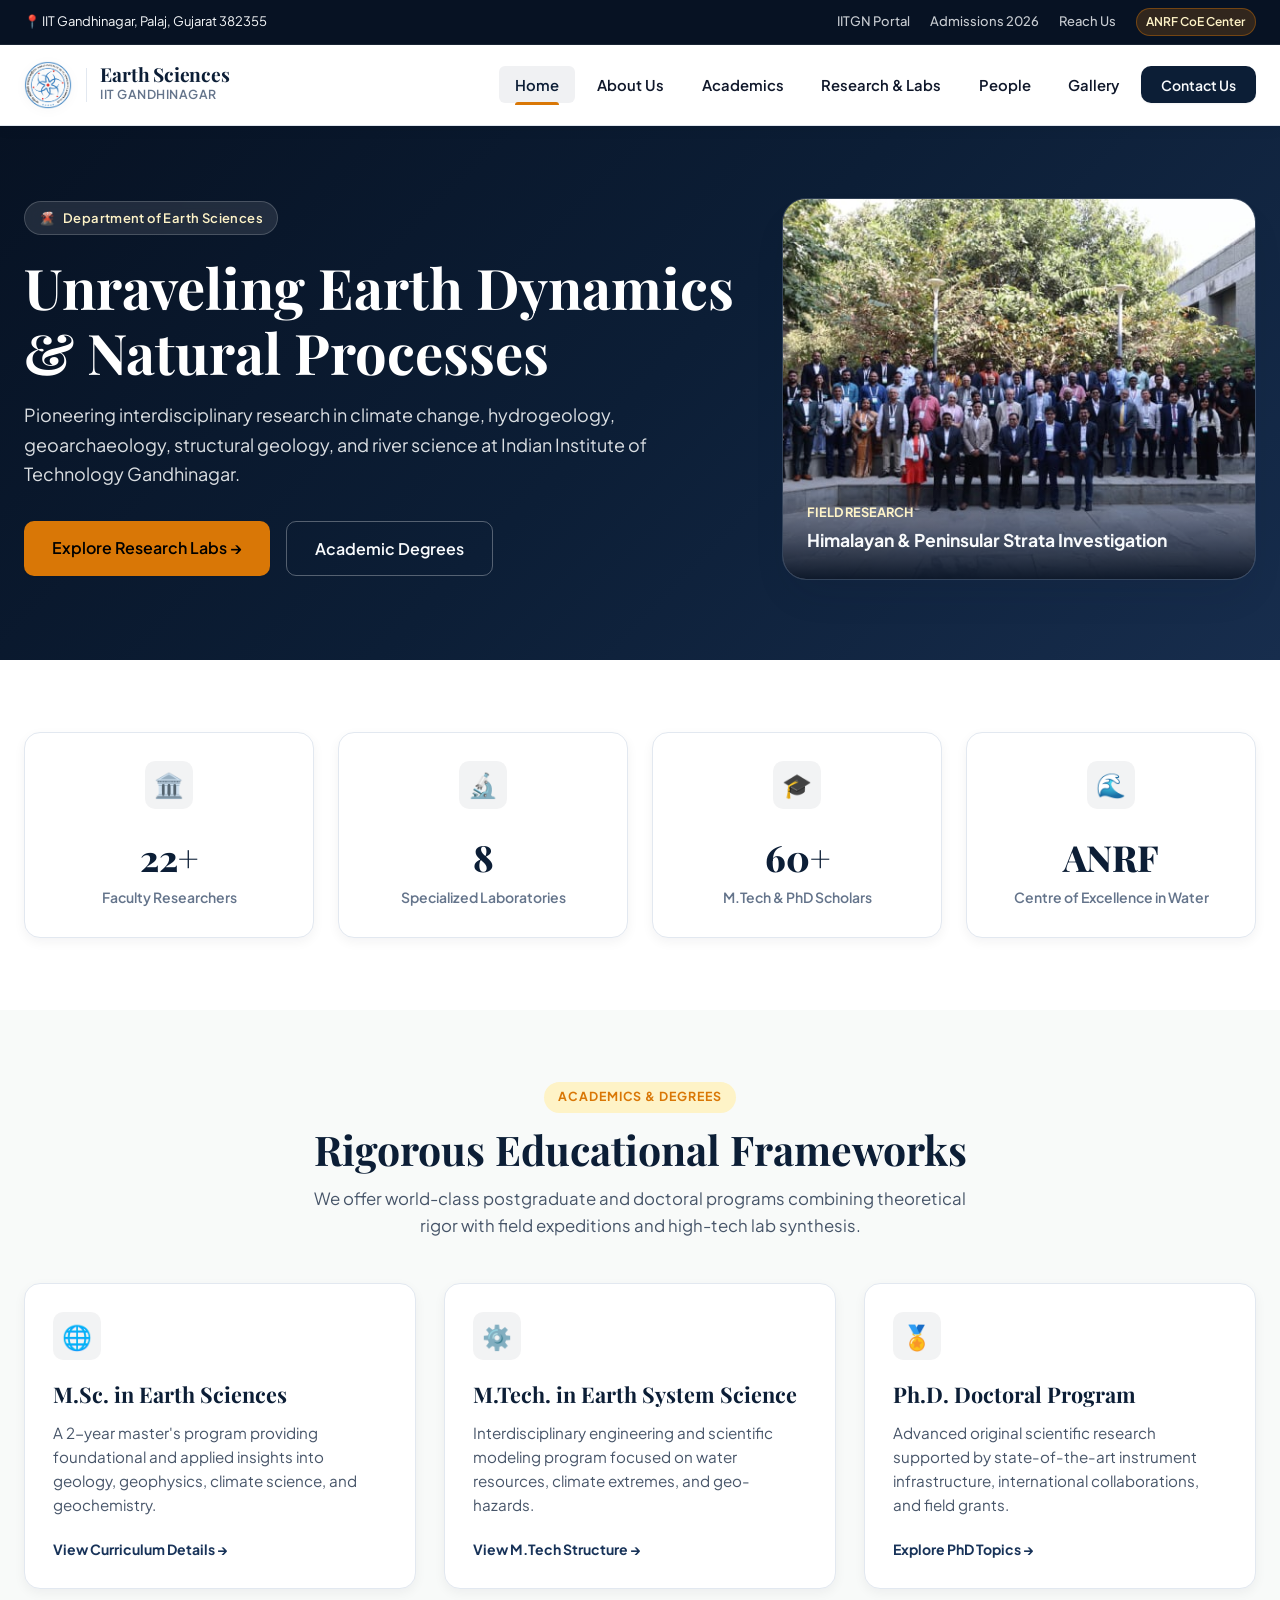
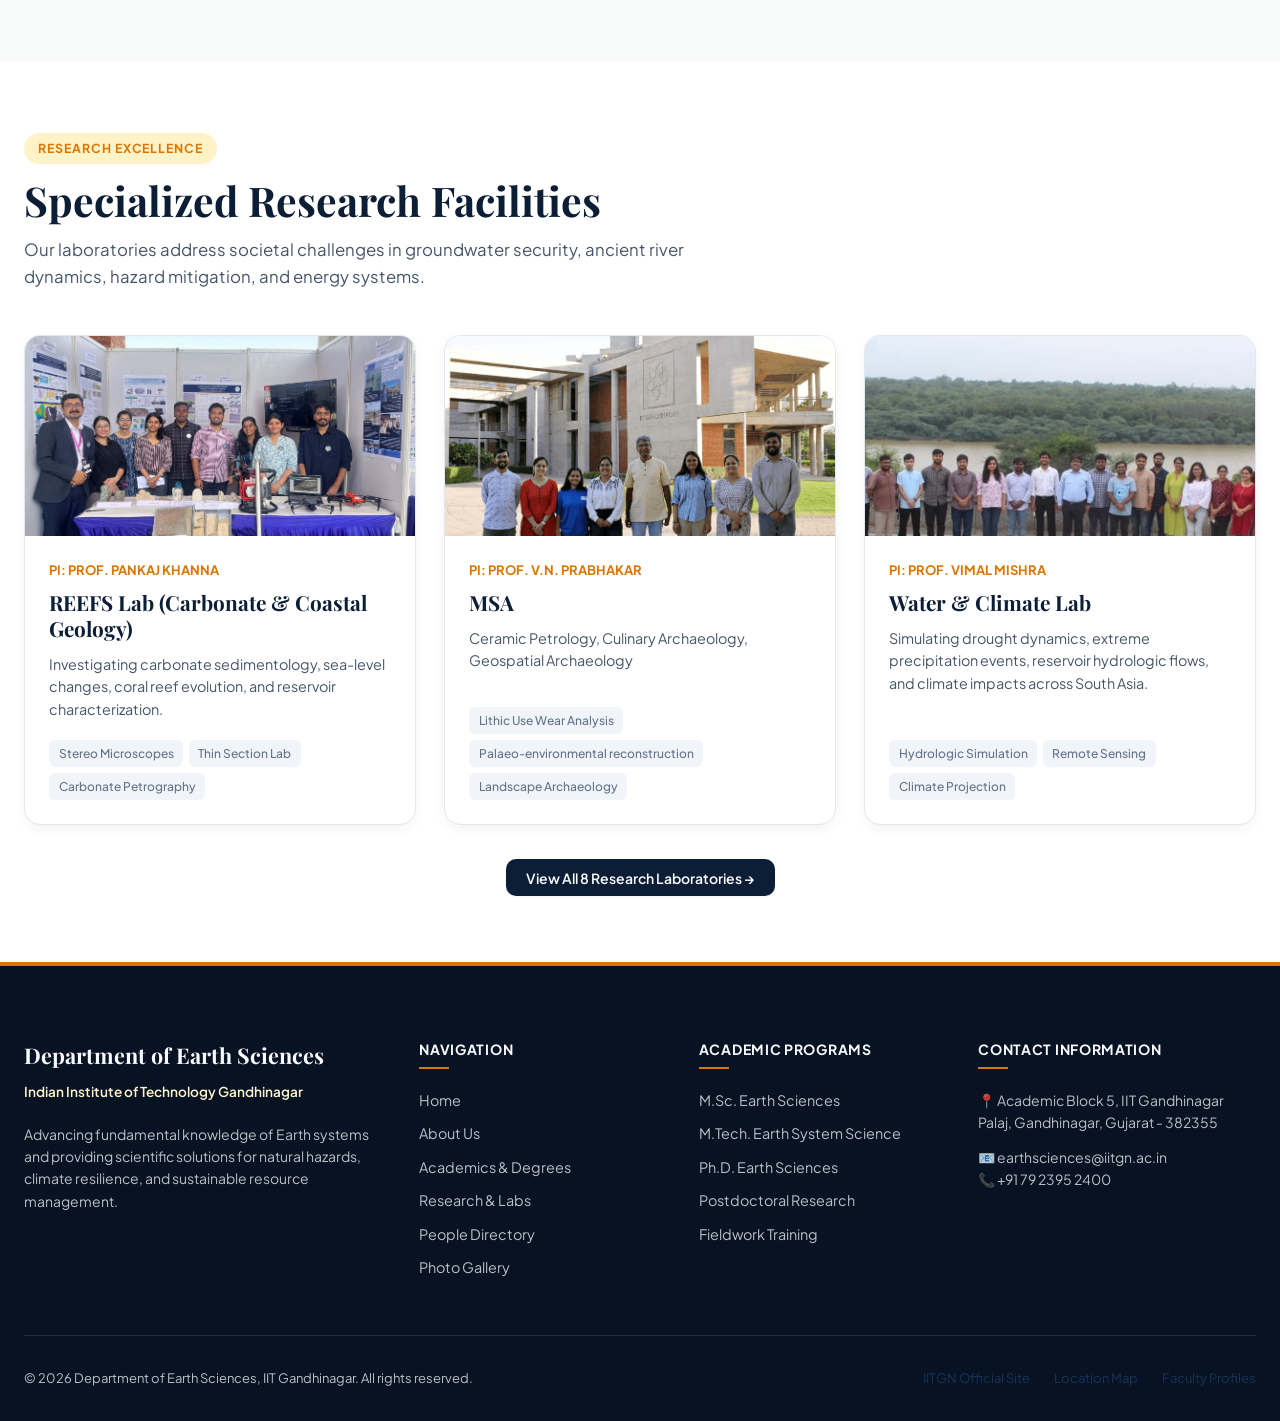
<file: index.html>
<!DOCTYPE html>
<html lang="en">

<head>
  <meta charset="UTF-8">
  <meta name="viewport" content="width=device-width, initial-scale=1.0">
  <title>Department of Earth Sciences | IIT Gandhinagar</title>
  <meta name="description"
    content="Department of Earth Sciences at IIT Gandhinagar — Advancing planetary health, geological research, water security, and geoarchaeology.">
  <link rel="stylesheet" href="styles.css">
</head>

<body>

  <!-- Top Utility Bar -->
  <div class="top-bar">
    <div class="container">
      <div style="display: flex; gap: 1rem; align-items: center;">
        <span>📍 IIT Gandhinagar, Palaj, Gujarat 382355</span>
      </div>
      <div class="top-bar-links">
        <a href="https://iitgn.ac.in" target="_blank">IITGN Portal</a>
        <a href="academics.html">Admissions 2026</a>
        <a href="contact.html">Reach Us</a>
        <span class="top-bar-badge">ANRF CoE Center</span>
      </div>
    </div>
  </div>

  <!-- Institutional Site Header -->
  <header class="site-header">
    <div class="container nav-wrapper">
      <a href="index.html" class="brand-identity">
        <img src="assets/iitgnlogo-emblem.png" alt="IIT Gandhinagar Emblem" class="brand-logo-img">
        <div class="brand-divider"></div>
        <div class="brand-titles">
          <span class="brand-dept">Earth Sciences</span>
          <span class="brand-inst">IIT Gandhinagar</span>
        </div>
      </a>
      <nav class="main-nav">
        <ul>
          <li><a href="index.html" class="nav-link active">Home</a></li>
          <li><a href="about.html" class="nav-link">About Us</a></li>
          <li class="has-dropdown">
            <a href="academics.html" class="nav-link">Academics</a>
            <div class="nav-dropdown">
              <a href="academics.html#msc">M.Sc. Earth Sciences</a>
              <a href="academics.html#mtech-program">M.Tech. Earth System Science</a>
              <a href="academics.html#phd-program">Ph.D. Earth Sciences</a>
              <a href="academics.html#fieldwork">Fieldwork Training</a>
            </div>
          </li>
          <li class="has-dropdown">
            <a href="research.html" class="nav-link">Research &amp; Labs</a>
            <div class="nav-dropdown">
              <a href="research.html#labs">Research Labs</a>
              <a href="research.html#equipments">Equipment Inventory</a>
              <a href="research.html#software">Software Inventory</a>
              <a href="research.html#cif">Central Instrumentation Facility</a>
              <a href="research.html#centres">Research Centres</a>
            </div>
          </li>
          <li class="has-dropdown">
            <a href="people.html" class="nav-link">People</a>
            <div class="nav-dropdown">
              <a href="people.html?filter=faculty">Faculty</a>
              <a href="people.html?filter=mtech">M.Tech Students</a>
              <a href="people.html?filter=phd">PhD Scholars</a>
              <a href="people.html?filter=pdf">Postdoctoral Fellows</a>
              <a href="people.html?filter=alumni">Alumni</a>
              <a href="people.html?filter=staff">Staff</a>
            </div>
          </li>
          <li><a href="gallery.html" class="nav-link">Gallery</a></li>
          <li><a href="contact.html" class="nav-cta-btn">Contact Us</a></li>
        </ul>
      </nav>
    </div>
  </header>

  <!-- Home Hero Section -->
  <section class="home-hero">
    <div class="container home-hero-grid">
      <div>
        <div class="hero-badge">
          <span>🌋</span> Department of Earth Sciences
        </div>
        <h1 class="hero-title">
          Unraveling Earth Dynamics & Natural Processes
        </h1>
        <p class="hero-subtitle">
          Pioneering interdisciplinary research in climate change, hydrogeology, geoarchaeology, structural geology, and
          river science at Indian Institute of Technology Gandhinagar.
        </p>
        <div style="display: flex; gap: 1rem; margin-top: 2rem;">
          <a href="research.html" class="nav-cta-btn"
            style="background-color: var(--accent-gold); color: #000 !important; font-size: 1rem; padding: 0.85rem 1.75rem;">Explore
            Research Labs →</a>
          <a href="academics.html"
            style="color: var(--text-light); border: 1px solid rgba(255,255,255,0.3); padding: 0.85rem 1.75rem; border-radius: var(--radius-md); font-weight: 600; font-size: 1rem;">Academic
            Degrees</a>
        </div>
      </div>
      <div class="home-hero-card">
        <img src="assets/whatsapp20image202025-02-2520at202.25.2220pm-596x397.jpg" alt="IITGN Geological Fieldwork" class="home-hero-img">
        <div class="home-hero-overlay">
          <div style="font-size: 0.8rem; font-weight: 700; color: var(--accent-gold-light); text-transform: uppercase;">
            Field Research</div>
          <div style="font-weight: 700; font-size: 1.1rem; margin-top: 0.25rem;">Himalayan & Peninsular Strata
            Investigation</div>
        </div>
      </div>
    </div>
  </section>

  <!-- Department Highlights & Key Statistics -->
  <section class="site-section bg-surface">
    <div class="container">
      <div class="card-grid-4">
        <div class="inst-card text-center" style="align-items: center;">
          <div class="inst-card-icon">🏛️</div>
          <div
            style="font-family: var(--font-serif); font-size: 2.25rem; font-weight: 800; color: var(--primary-navy);">
            22+</div>
          <div style="font-size: 0.875rem; color: var(--text-muted); font-weight: 600;">Faculty Researchers</div>
        </div>

        <div class="inst-card text-center" style="align-items: center;">
          <div class="inst-card-icon">🔬</div>
          <div
            style="font-family: var(--font-serif); font-size: 2.25rem; font-weight: 800; color: var(--primary-navy);">8
          </div>
          <div style="font-size: 0.875rem; color: var(--text-muted); font-weight: 600;">Specialized Laboratories</div>
        </div>

        <div class="inst-card text-center" style="align-items: center;">
          <div class="inst-card-icon">🎓</div>
          <div
            style="font-family: var(--font-serif); font-size: 2.25rem; font-weight: 800; color: var(--primary-navy);">
            60+</div>
          <div style="font-size: 0.875rem; color: var(--text-muted); font-weight: 600;">M.Tech & PhD Scholars</div>
        </div>

        <div class="inst-card text-center" style="align-items: center;">
          <div class="inst-card-icon">🌊</div>
          <div
            style="font-family: var(--font-serif); font-size: 2.25rem; font-weight: 800; color: var(--primary-navy);">
            ANRF</div>
          <div style="font-size: 0.875rem; color: var(--text-muted); font-weight: 600;">Centre of Excellence in Water
          </div>
        </div>
      </div>
    </div>
  </section>

  <!-- Core Academic Programs Overview -->
  <section class="site-section">
    <div class="container">
      <div class="section-header text-center">
        <span class="section-pill">Academics & Degrees</span>
        <h2 class="section-title">Rigorous Educational Frameworks</h2>
        <p class="section-subtitle">We offer world-class postgraduate and doctoral programs combining theoretical rigor
          with field expeditions and high-tech lab synthesis.</p>
      </div>

      <div class="card-grid-3">
        <div class="inst-card">
          <div class="inst-card-icon">🌐</div>
          <h3 class="inst-card-title">M.Sc. in Earth Sciences</h3>
          <p class="inst-card-desc">A 2-year master's program providing foundational and applied insights into geology,
            geophysics, climate science, and geochemistry.</p>
          <a href="academics.html" class="inst-card-link">View Curriculum Details →</a>
        </div>

        <div class="inst-card">
          <div class="inst-card-icon">⚙️</div>
          <h3 class="inst-card-title">M.Tech. in Earth System Science</h3>
          <p class="inst-card-desc">Interdisciplinary engineering and scientific modeling program focused on water
            resources, climate extremes, and geo-hazards.</p>
          <a href="academics.html" class="inst-card-link">View M.Tech Structure →</a>
        </div>

        <div class="inst-card">
          <div class="inst-card-icon">🏅</div>
          <h3 class="inst-card-title">Ph.D. Doctoral Program</h3>
          <p class="inst-card-desc">Advanced original scientific research supported by state-of-the-art instrument
            infrastructure, international collaborations, and field grants.</p>
          <a href="academics.html" class="inst-card-link">Explore PhD Topics →</a>
        </div>
      </div>
    </div>
  </section>

  <!-- Research Thrusts & Laboratories Preview -->
  <section class="site-section bg-surface">
    <div class="container">
      <div class="section-header">
        <span class="section-pill">Research Excellence</span>
        <h2 class="section-title">Specialized Research Facilities</h2>
        <p class="section-subtitle">Our laboratories address societal challenges in groundwater security, ancient river
          dynamics, hazard mitigation, and energy systems.</p>
      </div>

      <div class="card-grid-3">
        <div class="lab-card">
          <img src="assets/REEFS.jpg" alt="REEFS Laboratory" class="lab-card-img">
          <div class="lab-card-body">
            <div class="lab-card-pi">PI: Prof. Pankaj Khanna</div>
            <h3 class="lab-card-title">REEFS Lab (Carbonate & Coastal Geology)</h3>
            <p class="lab-card-desc">Investigating carbonate sedimentology, sea-level changes, coral reef evolution, and
              reservoir characterization.</p>
            <div class="lab-equipment-tags">
              <span class="lab-tag">Stereo Microscopes</span>
              <span class="lab-tag">Thin Section Lab</span>
              <span class="lab-tag">Carbonate Petrography</span>
            </div>
          </div>
        </div>

        <div class="lab-card">
          <img src="assets/MSA.png" alt="Geoarchaeology Facility" class="lab-card-img">
          <div class="lab-card-body">
            <div class="lab-card-pi">PI: Prof. V.N. Prabhakar</div>
            <h3 class="lab-card-title">MSA</h3>
            <p class="lab-card-desc">Ceramic Petrology, Culinary Archaeology, Geospatial Archaeology</p>
            <div class="lab-equipment-tags">
              <span class="lab-tag">Lithic Use Wear Analysis</span>
              <span class="lab-tag">Palaeo-environmental reconstruction</span>
              <span class="lab-tag">Landscape Archaeology</span>
            </div>
          </div>
        </div>

        <div class="lab-card">
          <img src="assets/waterclimatelab.jpeg" alt="Hydro-Climate Research" class="lab-card-img">
          <div class="lab-card-body">
            <div class="lab-card-pi">PI: Prof. Vimal Mishra</div>
            <h3 class="lab-card-title">Water & Climate Lab</h3>
            <p class="lab-card-desc">Simulating drought dynamics, extreme precipitation events, reservoir hydrologic
              flows, and climate impacts across South Asia.</p>
            <div class="lab-equipment-tags">
              <span class="lab-tag">Hydrologic Simulation</span>
              <span class="lab-tag">Remote Sensing</span>
              <span class="lab-tag">Climate Projection</span>
            </div>
          </div>
        </div>
      </div>

      <div style="text-align: center; margin-top: 2.5rem;">
        <a href="research.html" class="nav-cta-btn">View All 8 Research Laboratories →</a>
      </div>
    </div>
  </section>

  <!-- Institutional Site Footer -->
  <footer class="site-footer">
    <div class="container">
      <div class="footer-grid">
        <div>
          <div class="footer-brand-title">Department of Earth Sciences</div>
          <div class="footer-brand-subtitle">Indian Institute of Technology Gandhinagar</div>
          <p style="line-height: 1.6; font-size: 0.875rem;">
            Advancing fundamental knowledge of Earth systems and providing scientific solutions for natural hazards,
            climate resilience, and sustainable resource management.
          </p>
        </div>

        <div>
          <h4 class="footer-col-title">Navigation</h4>
          <ul class="footer-links">
            <li><a href="index.html">Home</a></li>
            <li><a href="about.html">About Us</a></li>
            <li><a href="academics.html">Academics & Degrees</a></li>
            <li><a href="research.html">Research & Labs</a></li>
            <li><a href="people.html">People Directory</a></li>
            <li><a href="gallery.html">Photo Gallery</a></li>
          </ul>
        </div>

        <div>
          <h4 class="footer-col-title">Academic Programs</h4>
          <ul class="footer-links">
            <li><a href="academics.html">M.Sc. Earth Sciences</a></li>
            <li><a href="academics.html">M.Tech. Earth System Science</a></li>
            <li><a href="academics.html">Ph.D. Earth Sciences</a></li>
            <li><a href="academics.html">Postdoctoral Research</a></li>
            <li><a href="academics.html">Fieldwork Training</a></li>
          </ul>
        </div>

        <div>
          <h4 class="footer-col-title">Contact Information</h4>
          <p style="line-height: 1.6; font-size: 0.875rem; margin-bottom: 0.75rem;">
            📍 Academic Block 5, IIT Gandhinagar<br>
            Palaj, Gandhinagar, Gujarat - 382355
          </p>
          <p style="line-height: 1.6; font-size: 0.875rem;">
            📧 earthsciences@iitgn.ac.in<br>
            📞 +91 79 2395 2400
          </p>
        </div>
      </div>

      <div class="footer-bottom">
        <div>© 2026 Department of Earth Sciences, IIT Gandhinagar. All rights reserved.</div>
        <div style="display: flex; gap: 1.5rem;">
          <a href="https://iitgn.ac.in" target="_blank">IITGN Official Site</a>
          <a href="contact.html">Location Map</a>
          <a href="people.html">Faculty Profiles</a>
        </div>
      </div>
    </div>
  </footer>

  <script src="script.js"></script>
</body>

</html>
</file>
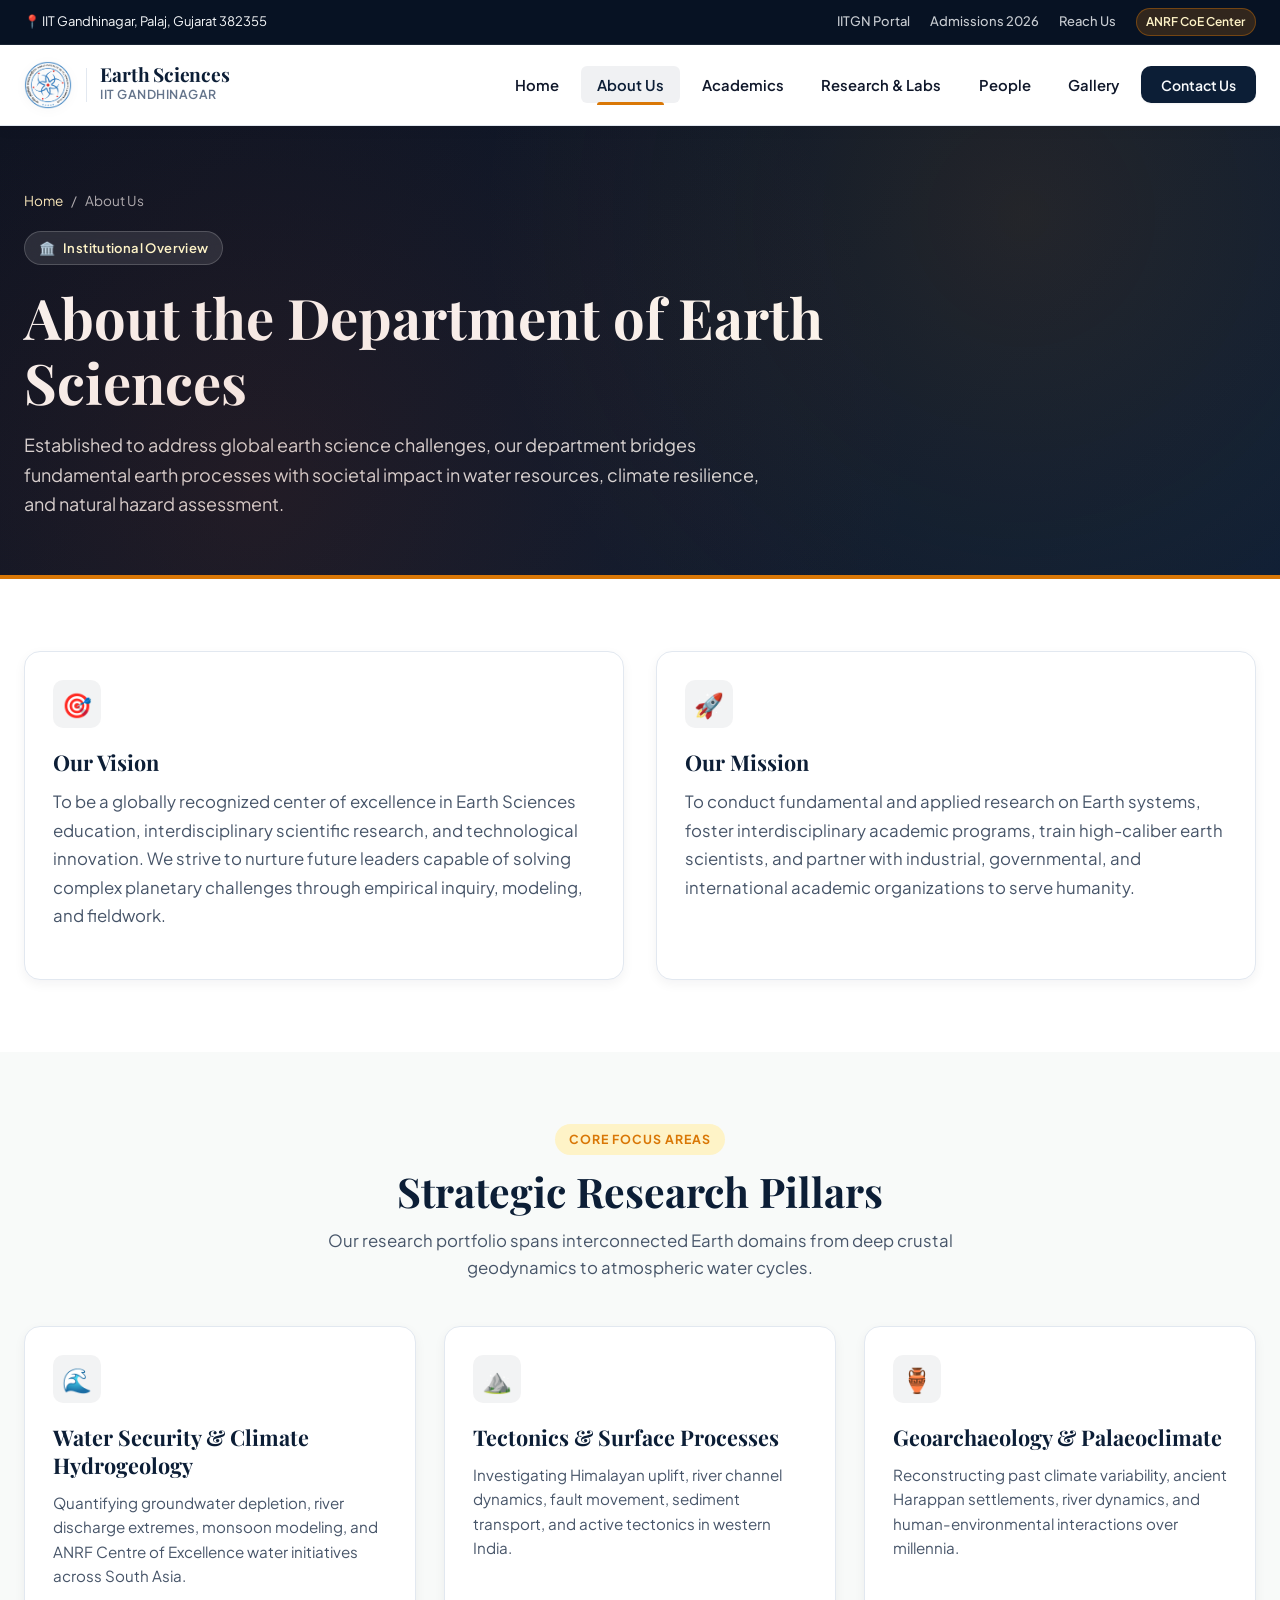
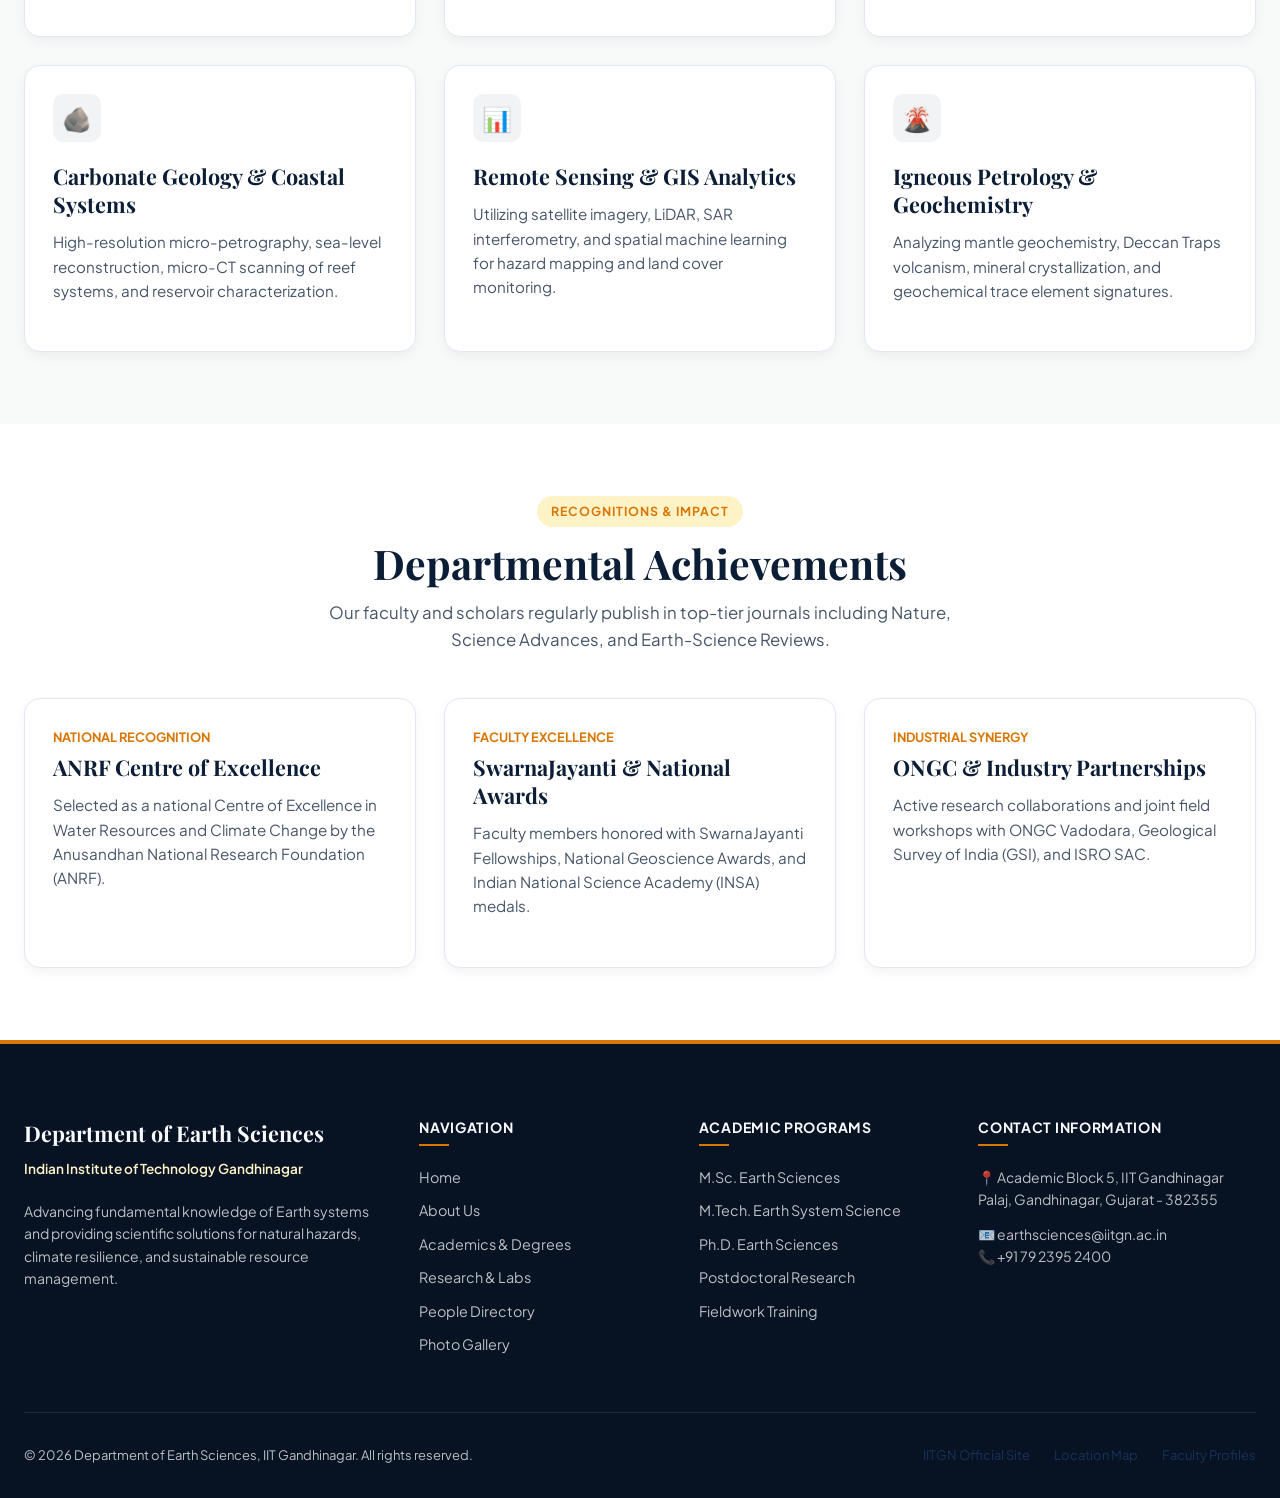
<file: about.html>
<!DOCTYPE html>
<html lang="en">
<head>
  <meta charset="UTF-8">
  <meta name="viewport" content="width=device-width, initial-scale=1.0">
  <title>About Department | Earth Sciences | IIT Gandhinagar</title>
  <meta name="description" content="Learn about the Department of Earth Sciences at IIT Gandhinagar — history, vision, research objectives, and achievements.">
  <link rel="stylesheet" href="styles.css">
</head>
<body>

  <!-- Top Utility Bar -->
  <div class="top-bar">
    <div class="container">
      <div style="display: flex; gap: 1rem; align-items: center;">
        <span>📍 IIT Gandhinagar, Palaj, Gujarat 382355</span>
      </div>
      <div class="top-bar-links">
        <a href="https://iitgn.ac.in" target="_blank">IITGN Portal</a>
        <a href="academics.html">Admissions 2026</a>
        <a href="contact.html">Reach Us</a>
        <span class="top-bar-badge">ANRF CoE Center</span>
      </div>
    </div>
  </div>

  <!-- Institutional Site Header -->
  <header class="site-header">
    <div class="container nav-wrapper">
      <a href="index.html" class="brand-identity">
        <img src="assets/iitgnlogo-emblem.png" alt="IIT Gandhinagar Emblem" class="brand-logo-img">
        <div class="brand-divider"></div>
        <div class="brand-titles">
          <span class="brand-dept">Earth Sciences</span>
          <span class="brand-inst">IIT Gandhinagar</span>
        </div>
      </a>
      <nav class="main-nav">
        <ul>
          <li><a href="index.html" class="nav-link">Home</a></li>
          <li><a href="about.html" class="nav-link active">About Us</a></li>
          <li class="has-dropdown">
            <a href="academics.html" class="nav-link">Academics</a>
            <div class="nav-dropdown">
              <a href="academics.html#msc">M.Sc. Earth Sciences</a>
              <a href="academics.html#mtech-program">M.Tech. Earth System Science</a>
              <a href="academics.html#phd-program">Ph.D. Earth Sciences</a>
              <a href="academics.html#fieldwork">Fieldwork Training</a>
            </div>
          </li>
          <li class="has-dropdown">
            <a href="research.html" class="nav-link">Research &amp; Labs</a>
            <div class="nav-dropdown">
              <a href="research.html#labs">Research Labs</a>
              <a href="research.html#equipments">Equipment Inventory</a>
              <a href="research.html#software">Software Inventory</a>
              <a href="research.html#cif">Central Instrumentation Facility</a>
              <a href="research.html#centres">Research Centres</a>
            </div>
          </li>
          <li class="has-dropdown">
            <a href="people.html" class="nav-link">People</a>
            <div class="nav-dropdown">
              <a href="people.html?filter=faculty">Faculty</a>
              <a href="people.html?filter=mtech">M.Tech Students</a>
              <a href="people.html?filter=phd">PhD Scholars</a>
              <a href="people.html?filter=pdf">Postdoctoral Fellows</a>
              <a href="people.html?filter=alumni">Alumni</a>
              <a href="people.html?filter=staff">Staff</a>
            </div>
          </li>
          <li><a href="gallery.html" class="nav-link">Gallery</a></li>
          <li><a href="contact.html" class="nav-cta-btn">Contact Us</a></li>
        </ul>
      </nav>
    </div>
  </header>

  <!-- Page Hero Banner Template -->
  <section class="page-hero">
    <div class="container">
      <div class="hero-breadcrumbs">
        <a href="index.html">Home</a>
        <span>/</span>
        <span>About Us</span>
      </div>
      <div class="hero-badge">
        <span>🏛️</span> Institutional Overview
      </div>
      <h1 class="hero-title">About the Department of Earth Sciences</h1>
      <p class="hero-subtitle">
        Established to address global earth science challenges, our department bridges fundamental earth processes with societal impact in water resources, climate resilience, and natural hazard assessment.
      </p>
    </div>
  </section>

  <!-- Department Vision & Mission Section -->
  <section class="site-section bg-surface">
    <div class="container">
      <div class="card-grid-2">
        <div class="inst-card">
          <div class="inst-card-icon">🎯</div>
          <h2 class="inst-card-title">Our Vision</h2>
          <p class="inst-card-desc" style="font-size: 1.05rem; line-height: 1.7;">
            To be a globally recognized center of excellence in Earth Sciences education, interdisciplinary scientific research, and technological innovation. We strive to nurture future leaders capable of solving complex planetary challenges through empirical inquiry, modeling, and fieldwork.
          </p>
        </div>

        <div class="inst-card">
          <div class="inst-card-icon">🚀</div>
          <h2 class="inst-card-title">Our Mission</h2>
          <p class="inst-card-desc" style="font-size: 1.05rem; line-height: 1.7;">
            To conduct fundamental and applied research on Earth systems, foster interdisciplinary academic programs, train high-caliber earth scientists, and partner with industrial, governmental, and international academic organizations to serve humanity.
          </p>
        </div>
      </div>
    </div>
  </section>

  <!-- Key Pillars & Strategic Objectives -->
  <section class="site-section">
    <div class="container">
      <div class="section-header text-center">
        <span class="section-pill">Core Focus Areas</span>
        <h2 class="section-title">Strategic Research Pillars</h2>
        <p class="section-subtitle">Our research portfolio spans interconnected Earth domains from deep crustal geodynamics to atmospheric water cycles.</p>
      </div>

      <div class="card-grid-3">
        <div class="inst-card">
          <div class="inst-card-icon">🌊</div>
          <h3 class="inst-card-title">Water Security & Climate Hydrogeology</h3>
          <p class="inst-card-desc">Quantifying groundwater depletion, river discharge extremes, monsoon modeling, and ANRF Centre of Excellence water initiatives across South Asia.</p>
        </div>

        <div class="inst-card">
          <div class="inst-card-icon">⛰️</div>
          <h3 class="inst-card-title">Tectonics & Surface Processes</h3>
          <p class="inst-card-desc">Investigating Himalayan uplift, river channel dynamics, fault movement, sediment transport, and active tectonics in western India.</p>
        </div>

        <div class="inst-card">
          <div class="inst-card-icon">🏺</div>
          <h3 class="inst-card-title">Geoarchaeology & Palaeoclimate</h3>
          <p class="inst-card-desc">Reconstructing past climate variability, ancient Harappan settlements, river dynamics, and human-environmental interactions over millennia.</p>
        </div>

        <div class="inst-card">
          <div class="inst-card-icon">🪨</div>
          <h3 class="inst-card-title">Carbonate Geology & Coastal Systems</h3>
          <p class="inst-card-desc">High-resolution micro-petrography, sea-level reconstruction, micro-CT scanning of reef systems, and reservoir characterization.</p>
        </div>

        <div class="inst-card">
          <div class="inst-card-icon">📊</div>
          <h3 class="inst-card-title">Remote Sensing & GIS Analytics</h3>
          <p class="inst-card-desc">Utilizing satellite imagery, LiDAR, SAR interferometry, and spatial machine learning for hazard mapping and land cover monitoring.</p>
        </div>

        <div class="inst-card">
          <div class="inst-card-icon">🌋</div>
          <h3 class="inst-card-title">Igneous Petrology & Geochemistry</h3>
          <p class="inst-card-desc">Analyzing mantle geochemistry, Deccan Traps volcanism, mineral crystallization, and geochemical trace element signatures.</p>
        </div>
      </div>
    </div>
  </section>

  <!-- Departmental Achievements -->
  <section class="site-section bg-surface">
    <div class="container">
      <div class="section-header text-center">
        <span class="section-pill">Recognitions & Impact</span>
        <h2 class="section-title">Departmental Achievements</h2>
        <p class="section-subtitle">Our faculty and scholars regularly publish in top-tier journals including Nature, Science Advances, and Earth-Science Reviews.</p>
      </div>

      <div class="card-grid-3">
        <div class="inst-card">
          <div style="font-size: 0.8rem; font-weight: 700; color: var(--accent-gold); text-transform: uppercase;">National Recognition</div>
          <h3 class="inst-card-title" style="margin-top: 0.35rem;">ANRF Centre of Excellence</h3>
          <p class="inst-card-desc">Selected as a national Centre of Excellence in Water Resources and Climate Change by the Anusandhan National Research Foundation (ANRF).</p>
        </div>

        <div class="inst-card">
          <div style="font-size: 0.8rem; font-weight: 700; color: var(--accent-gold); text-transform: uppercase;">Faculty Excellence</div>
          <h3 class="inst-card-title" style="margin-top: 0.35rem;">SwarnaJayanti & National Awards</h3>
          <p class="inst-card-desc">Faculty members honored with SwarnaJayanti Fellowships, National Geoscience Awards, and Indian National Science Academy (INSA) medals.</p>
        </div>

        <div class="inst-card">
          <div style="font-size: 0.8rem; font-weight: 700; color: var(--accent-gold); text-transform: uppercase;">Industrial Synergy</div>
          <h3 class="inst-card-title" style="margin-top: 0.35rem;">ONGC & Industry Partnerships</h3>
          <p class="inst-card-desc">Active research collaborations and joint field workshops with ONGC Vadodara, Geological Survey of India (GSI), and ISRO SAC.</p>
        </div>
      </div>
    </div>
  </section>

  <!-- Institutional Site Footer -->
  <footer class="site-footer">
    <div class="container">
      <div class="footer-grid">
        <div>
          <div class="footer-brand-title">Department of Earth Sciences</div>
          <div class="footer-brand-subtitle">Indian Institute of Technology Gandhinagar</div>
          <p style="line-height: 1.6; font-size: 0.875rem;">
            Advancing fundamental knowledge of Earth systems and providing scientific solutions for natural hazards, climate resilience, and sustainable resource management.
          </p>
        </div>

        <div>
          <h4 class="footer-col-title">Navigation</h4>
          <ul class="footer-links">
            <li><a href="index.html">Home</a></li>
            <li><a href="about.html">About Us</a></li>
            <li><a href="academics.html">Academics & Degrees</a></li>
            <li><a href="research.html">Research & Labs</a></li>
            <li><a href="people.html">People Directory</a></li>
            <li><a href="gallery.html">Photo Gallery</a></li>
          </ul>
        </div>

        <div>
          <h4 class="footer-col-title">Academic Programs</h4>
          <ul class="footer-links">
            <li><a href="academics.html">M.Sc. Earth Sciences</a></li>
            <li><a href="academics.html">M.Tech. Earth System Science</a></li>
            <li><a href="academics.html">Ph.D. Earth Sciences</a></li>
            <li><a href="academics.html">Postdoctoral Research</a></li>
            <li><a href="academics.html">Fieldwork Training</a></li>
          </ul>
        </div>

        <div>
          <h4 class="footer-col-title">Contact Information</h4>
          <p style="line-height: 1.6; font-size: 0.875rem; margin-bottom: 0.75rem;">
            📍 Academic Block 5, IIT Gandhinagar<br>
            Palaj, Gandhinagar, Gujarat - 382355
          </p>
          <p style="line-height: 1.6; font-size: 0.875rem;">
            📧 earthsciences@iitgn.ac.in<br>
            📞 +91 79 2395 2400
          </p>
        </div>
      </div>

      <div class="footer-bottom">
        <div>© 2026 Department of Earth Sciences, IIT Gandhinagar. All rights reserved.</div>
        <div style="display: flex; gap: 1.5rem;">
          <a href="https://iitgn.ac.in" target="_blank">IITGN Official Site</a>
          <a href="contact.html">Location Map</a>
          <a href="people.html">Faculty Profiles</a>
        </div>
      </div>
    </div>
  </footer>

  <script src="script.js"></script>
</body>
</html>
</file>
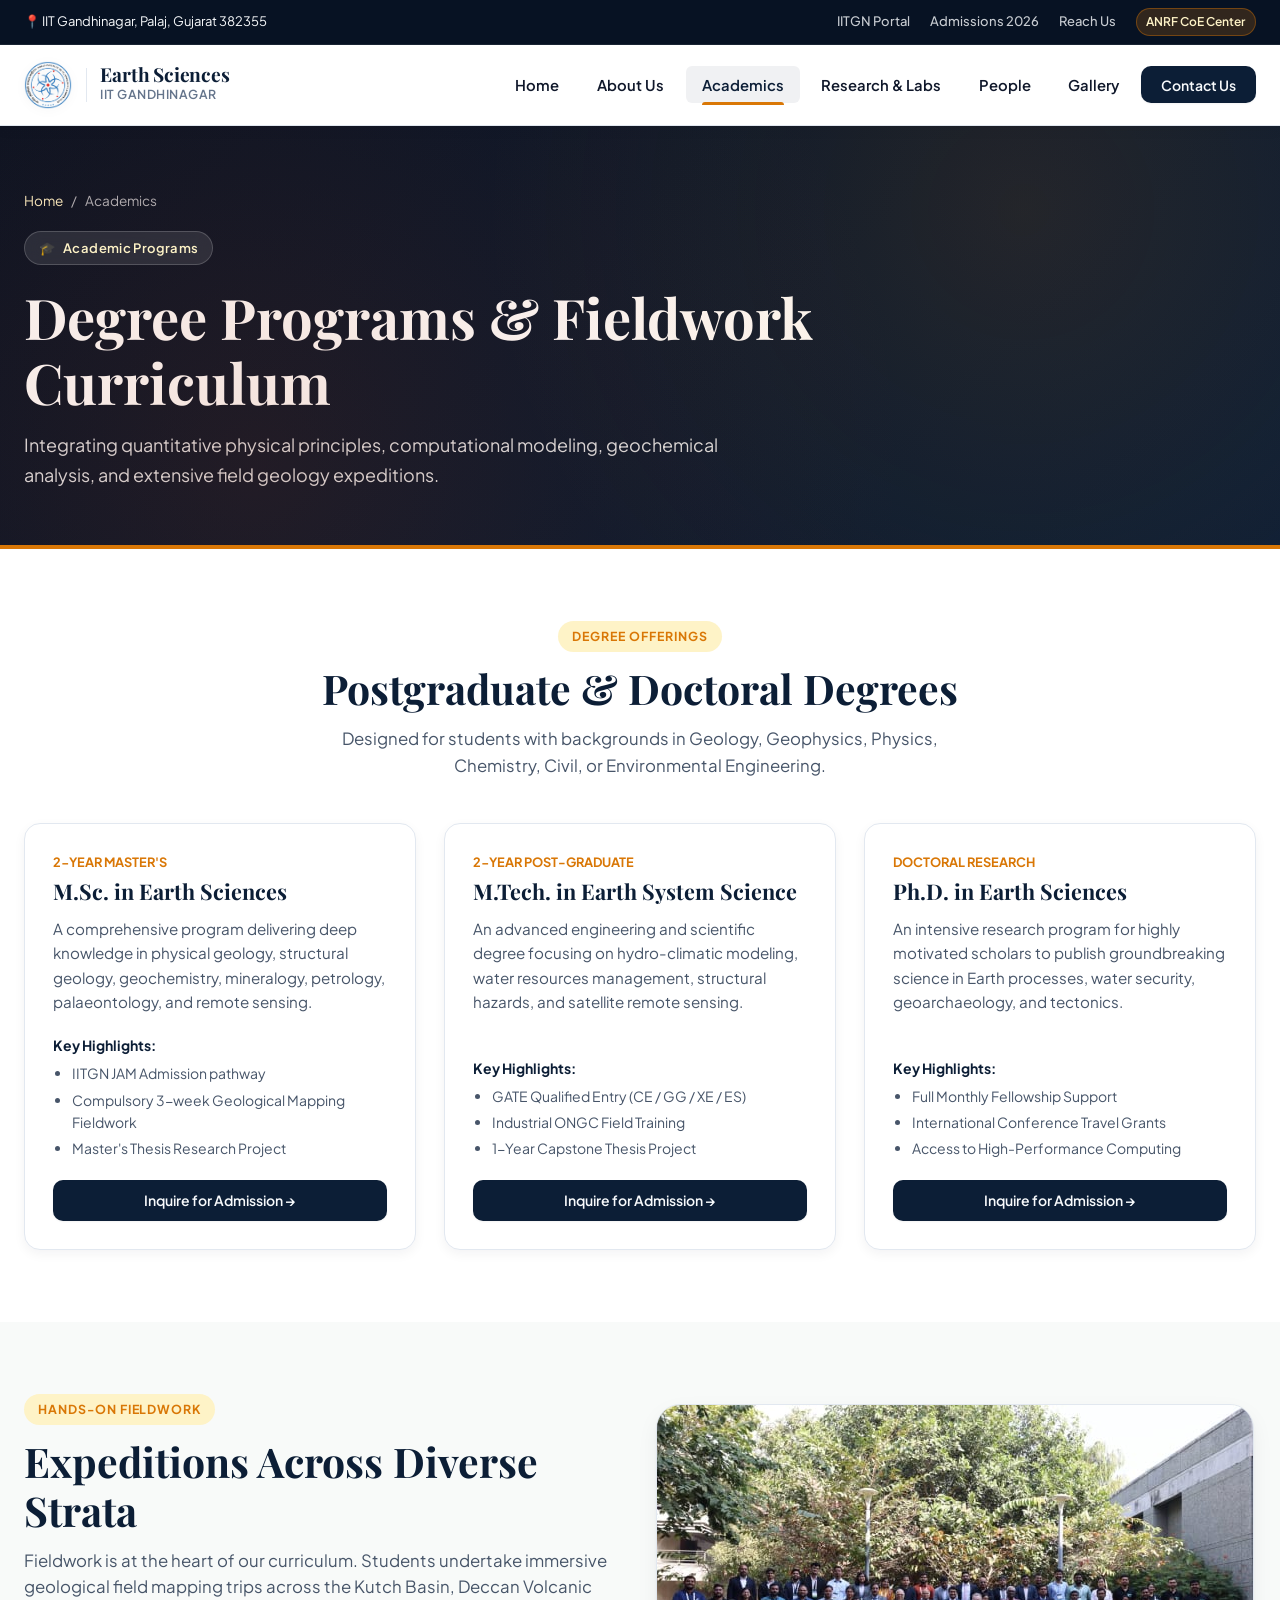
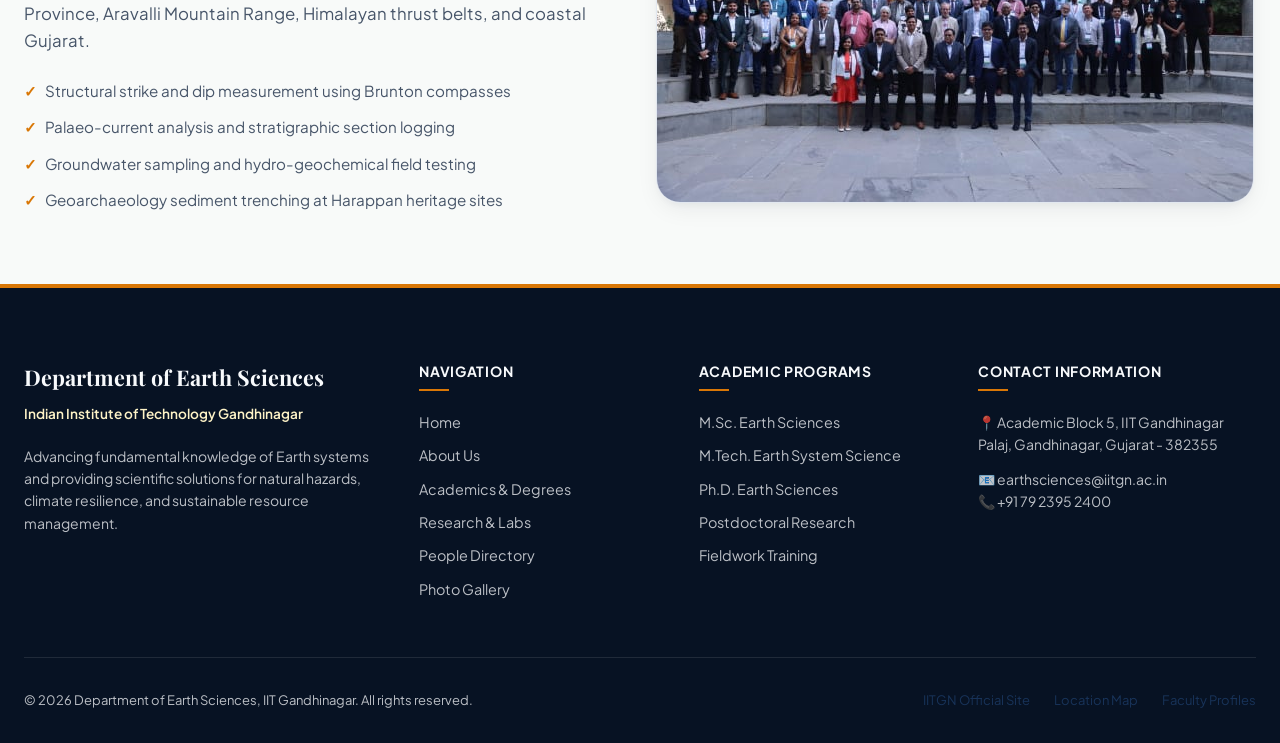
<file: academics.html>
<!DOCTYPE html>
<html lang="en">
<head>
  <meta charset="UTF-8">
  <meta name="viewport" content="width=device-width, initial-scale=1.0">
  <title>Academics & Programs | Earth Sciences | IIT Gandhinagar</title>
  <meta name="description" content="Academic degree programs in Earth Sciences at IIT Gandhinagar including M.Sc., M.Tech., and Ph.D. degrees with fieldwork and research lab training.">
  <link rel="stylesheet" href="styles.css">
</head>
<body>

  <!-- Top Utility Bar -->
  <div class="top-bar">
    <div class="container">
      <div style="display: flex; gap: 1rem; align-items: center;">
        <span>📍 IIT Gandhinagar, Palaj, Gujarat 382355</span>
      </div>
      <div class="top-bar-links">
        <a href="https://iitgn.ac.in" target="_blank">IITGN Portal</a>
        <a href="academics.html">Admissions 2026</a>
        <a href="contact.html">Reach Us</a>
        <span class="top-bar-badge">ANRF CoE Center</span>
      </div>
    </div>
  </div>

  <!-- Institutional Site Header -->
  <header class="site-header">
    <div class="container nav-wrapper">
      <a href="index.html" class="brand-identity">
        <img src="assets/iitgnlogo-emblem.png" alt="IIT Gandhinagar Emblem" class="brand-logo-img">
        <div class="brand-divider"></div>
        <div class="brand-titles">
          <span class="brand-dept">Earth Sciences</span>
          <span class="brand-inst">IIT Gandhinagar</span>
        </div>
      </a>
      <nav class="main-nav">
        <ul>
          <li><a href="index.html" class="nav-link">Home</a></li>
          <li><a href="about.html" class="nav-link">About Us</a></li>
          <li class="has-dropdown">
            <a href="academics.html" class="nav-link active">Academics</a>
            <div class="nav-dropdown">
              <a href="academics.html#msc">M.Sc. Earth Sciences</a>
              <a href="academics.html#mtech-program">M.Tech. Earth System Science</a>
              <a href="academics.html#phd-program">Ph.D. Earth Sciences</a>
              <a href="academics.html#fieldwork">Fieldwork Training</a>
            </div>
          </li>
          <li class="has-dropdown">
            <a href="research.html" class="nav-link">Research &amp; Labs</a>
            <div class="nav-dropdown">
              <a href="research.html#labs">Research Labs</a>
              <a href="research.html#equipments">Equipment Inventory</a>
              <a href="research.html#software">Software Inventory</a>
              <a href="research.html#cif">Central Instrumentation Facility</a>
              <a href="research.html#centres">Research Centres</a>
            </div>
          </li>
          <li class="has-dropdown">
            <a href="people.html" class="nav-link">People</a>
            <div class="nav-dropdown">
              <a href="people.html?filter=faculty">Faculty</a>
              <a href="people.html?filter=mtech">M.Tech Students</a>
              <a href="people.html?filter=phd">PhD Scholars</a>
              <a href="people.html?filter=pdf">Postdoctoral Fellows</a>
              <a href="people.html?filter=alumni">Alumni</a>
              <a href="people.html?filter=staff">Staff</a>
            </div>
          </li>
          <li><a href="gallery.html" class="nav-link">Gallery</a></li>
          <li><a href="contact.html" class="nav-cta-btn">Contact Us</a></li>
        </ul>
      </nav>
    </div>
  </header>

  <!-- Page Hero Banner Template -->
  <section class="page-hero">
    <div class="container">
      <div class="hero-breadcrumbs">
        <a href="index.html">Home</a>
        <span>/</span>
        <span>Academics</span>
      </div>
      <div class="hero-badge">
        <span>🎓</span> Academic Programs
      </div>
      <h1 class="hero-title">Degree Programs & Fieldwork Curriculum</h1>
      <p class="hero-subtitle">
        Integrating quantitative physical principles, computational modeling, geochemical analysis, and extensive field geology expeditions.
      </p>
    </div>
  </section>

  <!-- Program Showcases -->
  <section class="site-section bg-surface">
    <div class="container">
      <div class="section-header text-center">
        <span class="section-pill">Degree Offerings</span>
        <h2 class="section-title">Postgraduate & Doctoral Degrees</h2>
        <p class="section-subtitle">Designed for students with backgrounds in Geology, Geophysics, Physics, Chemistry, Civil, or Environmental Engineering.</p>
      </div>

      <div class="card-grid-3">
        <!-- M.Sc. Program -->
        <div class="inst-card" id="msc">
          <div style="font-size: 0.8rem; font-weight: 700; color: var(--accent-gold); text-transform: uppercase;">2-Year Master's</div>
          <h3 class="inst-card-title" style="margin-top: 0.25rem;">M.Sc. in Earth Sciences</h3>
          <p class="inst-card-desc">
            A comprehensive program delivering deep knowledge in physical geology, structural geology, geochemistry, mineralogy, petrology, palaeontology, and remote sensing.
          </p>

          <div style="margin-bottom: 1.25rem; font-size: 0.875rem;">
            <div style="font-weight: 700; color: var(--primary-navy); margin-bottom: 0.35rem;">Key Highlights:</div>
            <ul style="padding-left: 1.2rem; color: var(--text-secondary); display: flex; flex-direction: column; gap: 0.25rem;">
              <li>IITGN JAM Admission pathway</li>
              <li>Compulsory 3-week Geological Mapping Fieldwork</li>
              <li>Master's Thesis Research Project</li>
            </ul>
          </div>

          <a href="contact.html" class="nav-cta-btn" style="text-align: center;">Inquire for Admission →</a>
        </div>

        <!-- M.Tech. Program -->
        <div class="inst-card" id="mtech-program">
          <div style="font-size: 0.8rem; font-weight: 700; color: var(--accent-gold); text-transform: uppercase;">2-Year Post-Graduate</div>
          <h3 class="inst-card-title" style="margin-top: 0.25rem;">M.Tech. in Earth System Science</h3>
          <p class="inst-card-desc">
            An advanced engineering and scientific degree focusing on hydro-climatic modeling, water resources management, structural hazards, and satellite remote sensing.
          </p>

          <div style="margin-bottom: 1.25rem; font-size: 0.875rem;">
            <div style="font-weight: 700; color: var(--primary-navy); margin-bottom: 0.35rem;">Key Highlights:</div>
            <ul style="padding-left: 1.2rem; color: var(--text-secondary); display: flex; flex-direction: column; gap: 0.25rem;">
              <li>GATE Qualified Entry (CE / GG / XE / ES)</li>
              <li>Industrial ONGC Field Training</li>
              <li>1-Year Capstone Thesis Project</li>
            </ul>
          </div>

          <a href="contact.html" class="nav-cta-btn" style="text-align: center;">Inquire for Admission →</a>
        </div>

        <!-- Ph.D. Program -->
        <div class="inst-card" id="phd-program">
          <div style="font-size: 0.8rem; font-weight: 700; color: var(--accent-gold); text-transform: uppercase;">Doctoral Research</div>
          <h3 class="inst-card-title" style="margin-top: 0.25rem;">Ph.D. in Earth Sciences</h3>
          <p class="inst-card-desc">
            An intensive research program for highly motivated scholars to publish groundbreaking science in Earth processes, water security, geoarchaeology, and tectonics.
          </p>

          <div style="margin-bottom: 1.25rem; font-size: 0.875rem;">
            <div style="font-weight: 700; color: var(--primary-navy); margin-bottom: 0.35rem;">Key Highlights:</div>
            <ul style="padding-left: 1.2rem; color: var(--text-secondary); display: flex; flex-direction: column; gap: 0.25rem;">
              <li>Full Monthly Fellowship Support</li>
              <li>International Conference Travel Grants</li>
              <li>Access to High-Performance Computing</li>
            </ul>
          </div>

          <a href="contact.html" class="nav-cta-btn" style="text-align: center;">Inquire for Admission →</a>
        </div>
      </div>
    </div>
  </section>

  <!-- Fieldwork & Practical Training Component -->
  <section class="site-section" id="fieldwork">
    <div class="container">
      <div class="card-grid-2" style="align-items: center;">
        <div>
          <span class="section-pill">Hands-On Fieldwork</span>
          <h2 class="section-title">Expeditions Across Diverse Strata</h2>
          <p class="section-subtitle" style="margin-bottom: 1.5rem;">
            Fieldwork is at the heart of our curriculum. Students undertake immersive geological field mapping trips across the Kutch Basin, Deccan Volcanic Province, Aravalli Mountain Range, Himalayan thrust belts, and coastal Gujarat.
          </p>
          <ul style="list-style: none; display: flex; flex-direction: column; gap: 0.75rem; font-size: 0.95rem; color: var(--text-secondary);">
            <li style="display: flex; gap: 0.5rem; align-items: center;">
              <span style="color: var(--accent-gold); font-weight: 700;">✓</span> Structural strike and dip measurement using Brunton compasses
            </li>
            <li style="display: flex; gap: 0.5rem; align-items: center;">
              <span style="color: var(--accent-gold); font-weight: 700;">✓</span> Palaeo-current analysis and stratigraphic section logging
            </li>
            <li style="display: flex; gap: 0.5rem; align-items: center;">
              <span style="color: var(--accent-gold); font-weight: 700;">✓</span> Groundwater sampling and hydro-geochemical field testing
            </li>
            <li style="display: flex; gap: 0.5rem; align-items: center;">
              <span style="color: var(--accent-gold); font-weight: 700;">✓</span> Geoarchaeology sediment trenching at Harappan heritage sites
            </li>
          </ul>
        </div>
        <div>
          <img src="assets/whatsapp20image202025-02-2520at202.25.2220pm-596x397.jpg" alt="Field Expedition Photography" style="border-radius: var(--radius-xl); box-shadow: var(--shadow-md); border: 1px solid var(--border-color);">
        </div>
      </div>
    </div>
  </section>

  <!-- Institutional Site Footer -->
  <footer class="site-footer">
    <div class="container">
      <div class="footer-grid">
        <div>
          <div class="footer-brand-title">Department of Earth Sciences</div>
          <div class="footer-brand-subtitle">Indian Institute of Technology Gandhinagar</div>
          <p style="line-height: 1.6; font-size: 0.875rem;">
            Advancing fundamental knowledge of Earth systems and providing scientific solutions for natural hazards, climate resilience, and sustainable resource management.
          </p>
        </div>

        <div>
          <h4 class="footer-col-title">Navigation</h4>
          <ul class="footer-links">
            <li><a href="index.html">Home</a></li>
            <li><a href="about.html">About Us</a></li>
            <li><a href="academics.html">Academics & Degrees</a></li>
            <li><a href="research.html">Research & Labs</a></li>
            <li><a href="people.html">People Directory</a></li>
            <li><a href="gallery.html">Photo Gallery</a></li>
          </ul>
        </div>

        <div>
          <h4 class="footer-col-title">Academic Programs</h4>
          <ul class="footer-links">
            <li><a href="academics.html">M.Sc. Earth Sciences</a></li>
            <li><a href="academics.html">M.Tech. Earth System Science</a></li>
            <li><a href="academics.html">Ph.D. Earth Sciences</a></li>
            <li><a href="academics.html">Postdoctoral Research</a></li>
            <li><a href="academics.html">Fieldwork Training</a></li>
          </ul>
        </div>

        <div>
          <h4 class="footer-col-title">Contact Information</h4>
          <p style="line-height: 1.6; font-size: 0.875rem; margin-bottom: 0.75rem;">
            📍 Academic Block 5, IIT Gandhinagar<br>
            Palaj, Gandhinagar, Gujarat - 382355
          </p>
          <p style="line-height: 1.6; font-size: 0.875rem;">
            📧 earthsciences@iitgn.ac.in<br>
            📞 +91 79 2395 2400
          </p>
        </div>
      </div>

      <div class="footer-bottom">
        <div>© 2026 Department of Earth Sciences, IIT Gandhinagar. All rights reserved.</div>
        <div style="display: flex; gap: 1.5rem;">
          <a href="https://iitgn.ac.in" target="_blank">IITGN Official Site</a>
          <a href="contact.html">Location Map</a>
          <a href="people.html">Faculty Profiles</a>
        </div>
      </div>
    </div>
  </footer>

  <script src="script.js"></script>
</body>
</html>
</file>
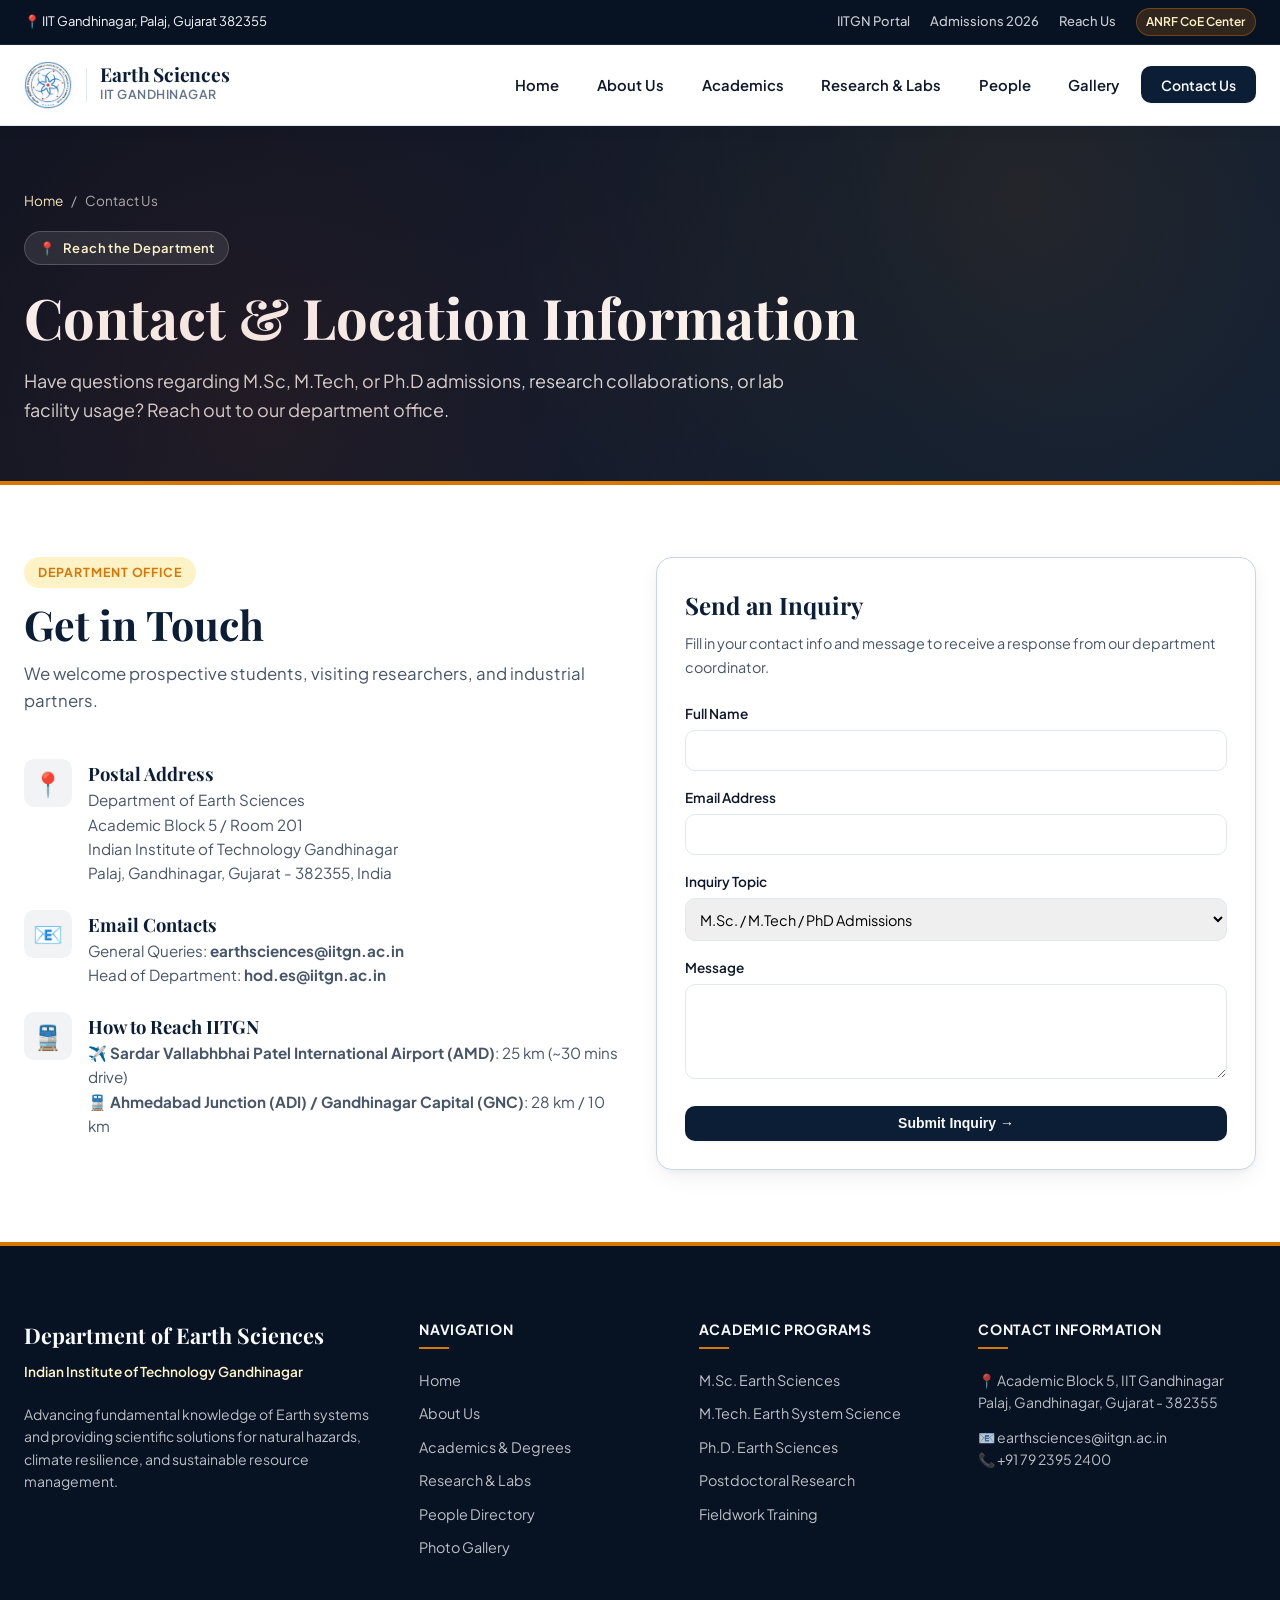
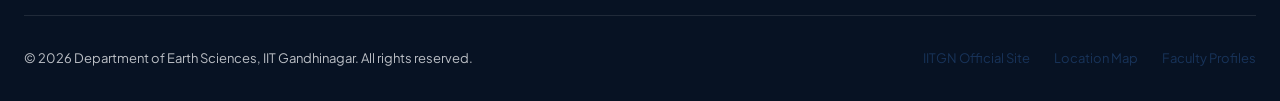
<file: contact.html>
<!DOCTYPE html>
<html lang="en">
<head>
  <meta charset="UTF-8">
  <meta name="viewport" content="width=device-width, initial-scale=1.0">
  <title>Contact Us | Earth Sciences | IIT Gandhinagar</title>
  <meta name="description" content="Get in touch with the Department of Earth Sciences at IIT Gandhinagar. Office location, email, phone numbers, and transport details.">
  <link rel="stylesheet" href="styles.css">
</head>
<body>

  <!-- Top Utility Bar -->
  <div class="top-bar">
    <div class="container">
      <div style="display: flex; gap: 1rem; align-items: center;">
        <span>📍 IIT Gandhinagar, Palaj, Gujarat 382355</span>
      </div>
      <div class="top-bar-links">
        <a href="https://iitgn.ac.in" target="_blank">IITGN Portal</a>
        <a href="academics.html">Admissions 2026</a>
        <a href="contact.html">Reach Us</a>
        <span class="top-bar-badge">ANRF CoE Center</span>
      </div>
    </div>
  </div>

  <!-- Institutional Site Header -->
  <header class="site-header">
    <div class="container nav-wrapper">
      <a href="index.html" class="brand-identity">
        <img src="assets/iitgnlogo-emblem.png" alt="IIT Gandhinagar Emblem" class="brand-logo-img">
        <div class="brand-divider"></div>
        <div class="brand-titles">
          <span class="brand-dept">Earth Sciences</span>
          <span class="brand-inst">IIT Gandhinagar</span>
        </div>
      </a>
      <nav class="main-nav">
        <ul>
          <li><a href="index.html" class="nav-link">Home</a></li>
          <li><a href="about.html" class="nav-link">About Us</a></li>
          <li class="has-dropdown">
            <a href="academics.html" class="nav-link">Academics</a>
            <div class="nav-dropdown">
              <a href="academics.html#msc">M.Sc. Earth Sciences</a>
              <a href="academics.html#mtech-program">M.Tech. Earth System Science</a>
              <a href="academics.html#phd-program">Ph.D. Earth Sciences</a>
              <a href="academics.html#fieldwork">Fieldwork Training</a>
            </div>
          </li>
          <li class="has-dropdown">
            <a href="research.html" class="nav-link">Research &amp; Labs</a>
            <div class="nav-dropdown">
              <a href="research.html#labs">Research Labs</a>
              <a href="research.html#equipments">Equipment Inventory</a>
              <a href="research.html#software">Software Inventory</a>
              <a href="research.html#cif">Central Instrumentation Facility</a>
              <a href="research.html#centres">Research Centres</a>
            </div>
          </li>
          <li class="has-dropdown">
            <a href="people.html" class="nav-link">People</a>
            <div class="nav-dropdown">
              <a href="people.html?filter=faculty">Faculty</a>
              <a href="people.html?filter=mtech">M.Tech Students</a>
              <a href="people.html?filter=phd">PhD Scholars</a>
              <a href="people.html?filter=pdf">Postdoctoral Fellows</a>
              <a href="people.html?filter=alumni">Alumni</a>
              <a href="people.html?filter=staff">Staff</a>
            </div>
          </li>
          <li><a href="gallery.html" class="nav-link">Gallery</a></li>
          <li><a href="contact.html" class="nav-cta-btn">Contact Us</a></li>
        </ul>
      </nav>
    </div>
  </header>

  <!-- Page Hero Banner Template -->
  <section class="page-hero">
    <div class="container">
      <div class="hero-breadcrumbs">
        <a href="index.html">Home</a>
        <span>/</span>
        <span>Contact Us</span>
      </div>
      <div class="hero-badge">
        <span>📍</span> Reach the Department
      </div>
      <h1 class="hero-title">Contact & Location Information</h1>
      <p class="hero-subtitle">
        Have questions regarding M.Sc, M.Tech, or Ph.D admissions, research collaborations, or lab facility usage? Reach out to our department office.
      </p>
    </div>
  </section>

  <!-- Contact Information & Form Section -->
  <section class="site-section bg-surface">
    <div class="container">
      <div class="card-grid-2">
        <!-- Office Location Details -->
        <div>
          <div class="section-header">
            <span class="section-pill">Department Office</span>
            <h2 class="section-title">Get in Touch</h2>
            <p class="section-subtitle">We welcome prospective students, visiting researchers, and industrial partners.</p>
          </div>

          <div style="display: flex; flex-direction: column; gap: 1.5rem; margin-bottom: 2rem;">
            <div style="display: flex; gap: 1rem;">
              <div class="inst-card-icon" style="flex-shrink: 0; margin-bottom: 0;">📍</div>
              <div>
                <h4 style="font-family: var(--font-serif); font-size: 1.15rem; font-weight: 700; color: var(--primary-navy);">Postal Address</h4>
                <p style="color: var(--text-secondary); font-size: 0.95rem; line-height: 1.6;">
                  Department of Earth Sciences<br>
                  Academic Block 5 / Room 201<br>
                  Indian Institute of Technology Gandhinagar<br>
                  Palaj, Gandhinagar, Gujarat - 382355, India
                </p>
              </div>
            </div>

            <div style="display: flex; gap: 1rem;">
              <div class="inst-card-icon" style="flex-shrink: 0; margin-bottom: 0;">📧</div>
              <div>
                <h4 style="font-family: var(--font-serif); font-size: 1.15rem; font-weight: 700; color: var(--primary-navy);">Email Contacts</h4>
                <p style="color: var(--text-secondary); font-size: 0.95rem; line-height: 1.6;">
                  General Queries: <strong>earthsciences@iitgn.ac.in</strong><br>
                  Head of Department: <strong>hod.es@iitgn.ac.in</strong>
                </p>
              </div>
            </div>

            <div style="display: flex; gap: 1rem;">
              <div class="inst-card-icon" style="flex-shrink: 0; margin-bottom: 0;">🚆</div>
              <div>
                <h4 style="font-family: var(--font-serif); font-size: 1.15rem; font-weight: 700; color: var(--primary-navy);">How to Reach IITGN</h4>
                <p style="color: var(--text-secondary); font-size: 0.95rem; line-height: 1.6;">
                  ✈️ <strong>Sardar Vallabhbhai Patel International Airport (AMD)</strong>: 25 km (~30 mins drive)<br>
                  🚆 <strong>Ahmedabad Junction (ADI) / Gandhinagar Capital (GNC)</strong>: 28 km / 10 km
                </p>
              </div>
            </div>
          </div>
        </div>

        <!-- Interactive Inquiry Form Card -->
        <div class="inst-card" style="box-shadow: var(--shadow-md); border-color: var(--border-focus);">
          <h3 style="font-family: var(--font-serif); font-size: 1.5rem; font-weight: 700; color: var(--primary-navy); margin-bottom: 0.5rem;">Send an Inquiry</h3>
          <p style="font-size: 0.9rem; color: var(--text-secondary); margin-bottom: 1.5rem;">Fill in your contact info and message to receive a response from our department coordinator.</p>

          <form onsubmit="event.preventDefault(); alert('Thank you! Your message has been sent to the Department of Earth Sciences.');">
            <div style="margin-bottom: 1rem;">
              <label style="display: block; font-size: 0.85rem; font-weight: 600; color: var(--text-primary); margin-bottom: 0.35rem;">Full Name</label>
              <input type="text" required style="width: 100%; padding: 0.65rem; border: 1px solid var(--border-color); border-radius: var(--radius-md); font-family: var(--font-sans); font-size: 0.9rem;">
            </div>

            <div style="margin-bottom: 1rem;">
              <label style="display: block; font-size: 0.85rem; font-weight: 600; color: var(--text-primary); margin-bottom: 0.35rem;">Email Address</label>
              <input type="email" required style="width: 100%; padding: 0.65rem; border: 1px solid var(--border-color); border-radius: var(--radius-md); font-family: var(--font-sans); font-size: 0.9rem;">
            </div>

            <div style="margin-bottom: 1rem;">
              <label style="display: block; font-size: 0.85rem; font-weight: 600; color: var(--text-primary); margin-bottom: 0.35rem;">Inquiry Topic</label>
              <select style="width: 100%; padding: 0.65rem; border: 1px solid var(--border-color); border-radius: var(--radius-md); font-family: var(--font-sans); font-size: 0.9rem;">
                <option>M.Sc. / M.Tech / PhD Admissions</option>
                <option>Research Collaboration</option>
                <option>Laboratory Facility Usage</option>
                <option>General Information</option>
              </select>
            </div>

            <div style="margin-bottom: 1.25rem;">
              <label style="display: block; font-size: 0.85rem; font-weight: 600; color: var(--text-primary); margin-bottom: 0.35rem;">Message</label>
              <textarea rows="4" required style="width: 100%; padding: 0.65rem; border: 1px solid var(--border-color); border-radius: var(--radius-md); font-family: var(--font-sans); font-size: 0.9rem;"></textarea>
            </div>

            <button type="submit" class="nav-cta-btn" style="width: 100%; text-align: center; border: none; cursor: pointer;">Submit Inquiry →</button>
          </form>
        </div>
      </div>
    </div>
  </section>

  <!-- Institutional Site Footer -->
  <footer class="site-footer">
    <div class="container">
      <div class="footer-grid">
        <div>
          <div class="footer-brand-title">Department of Earth Sciences</div>
          <div class="footer-brand-subtitle">Indian Institute of Technology Gandhinagar</div>
          <p style="line-height: 1.6; font-size: 0.875rem;">
            Advancing fundamental knowledge of Earth systems and providing scientific solutions for natural hazards, climate resilience, and sustainable resource management.
          </p>
        </div>

        <div>
          <h4 class="footer-col-title">Navigation</h4>
          <ul class="footer-links">
            <li><a href="index.html">Home</a></li>
            <li><a href="about.html">About Us</a></li>
            <li><a href="academics.html">Academics & Degrees</a></li>
            <li><a href="research.html">Research & Labs</a></li>
            <li><a href="people.html">People Directory</a></li>
            <li><a href="gallery.html">Photo Gallery</a></li>
          </ul>
        </div>

        <div>
          <h4 class="footer-col-title">Academic Programs</h4>
          <ul class="footer-links">
            <li><a href="academics.html">M.Sc. Earth Sciences</a></li>
            <li><a href="academics.html">M.Tech. Earth System Science</a></li>
            <li><a href="academics.html">Ph.D. Earth Sciences</a></li>
            <li><a href="academics.html">Postdoctoral Research</a></li>
            <li><a href="academics.html">Fieldwork Training</a></li>
          </ul>
        </div>

        <div>
          <h4 class="footer-col-title">Contact Information</h4>
          <p style="line-height: 1.6; font-size: 0.875rem; margin-bottom: 0.75rem;">
            📍 Academic Block 5, IIT Gandhinagar<br>
            Palaj, Gandhinagar, Gujarat - 382355
          </p>
          <p style="line-height: 1.6; font-size: 0.875rem;">
            📧 earthsciences@iitgn.ac.in<br>
            📞 +91 79 2395 2400
          </p>
        </div>
      </div>

      <div class="footer-bottom">
        <div>© 2026 Department of Earth Sciences, IIT Gandhinagar. All rights reserved.</div>
        <div style="display: flex; gap: 1.5rem;">
          <a href="https://iitgn.ac.in" target="_blank">IITGN Official Site</a>
          <a href="contact.html">Location Map</a>
          <a href="people.html">Faculty Profiles</a>
        </div>
      </div>
    </div>
  </footer>

  <script src="script.js"></script>
</body>
</html>
</file>
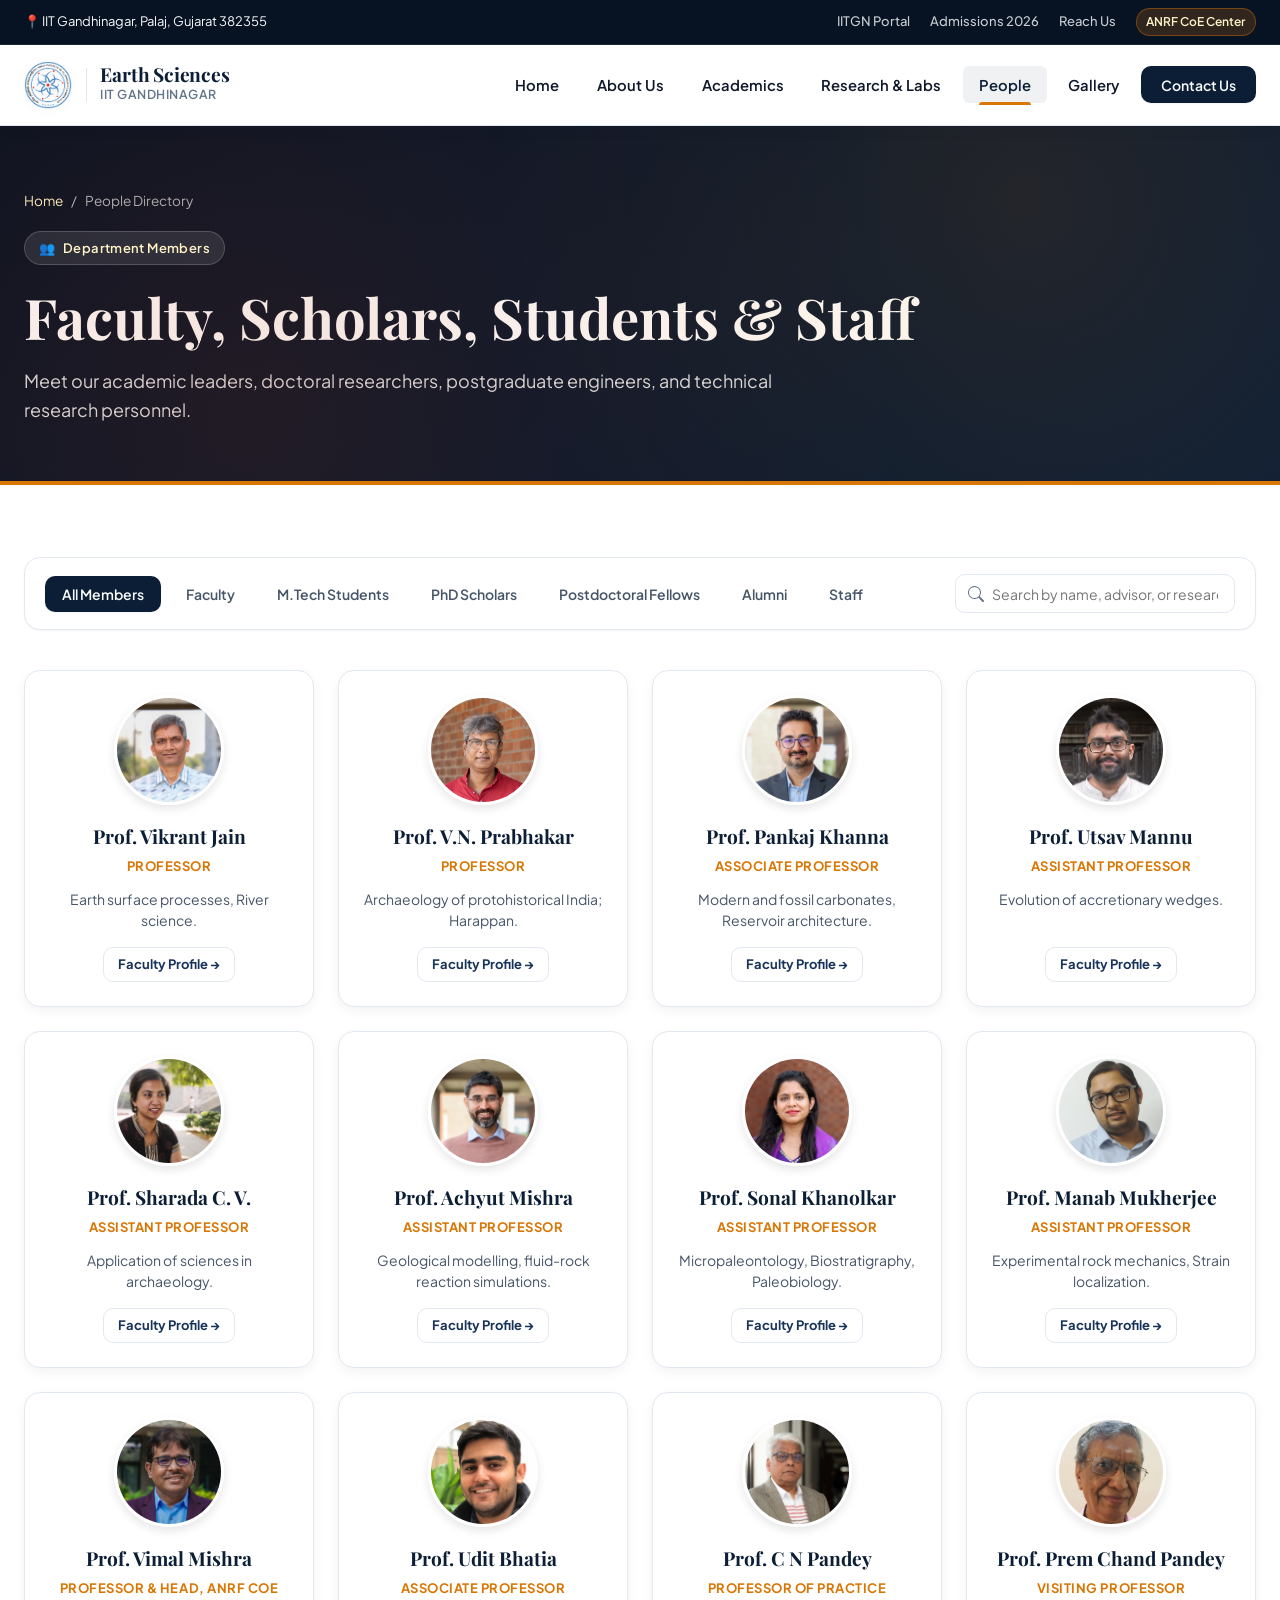
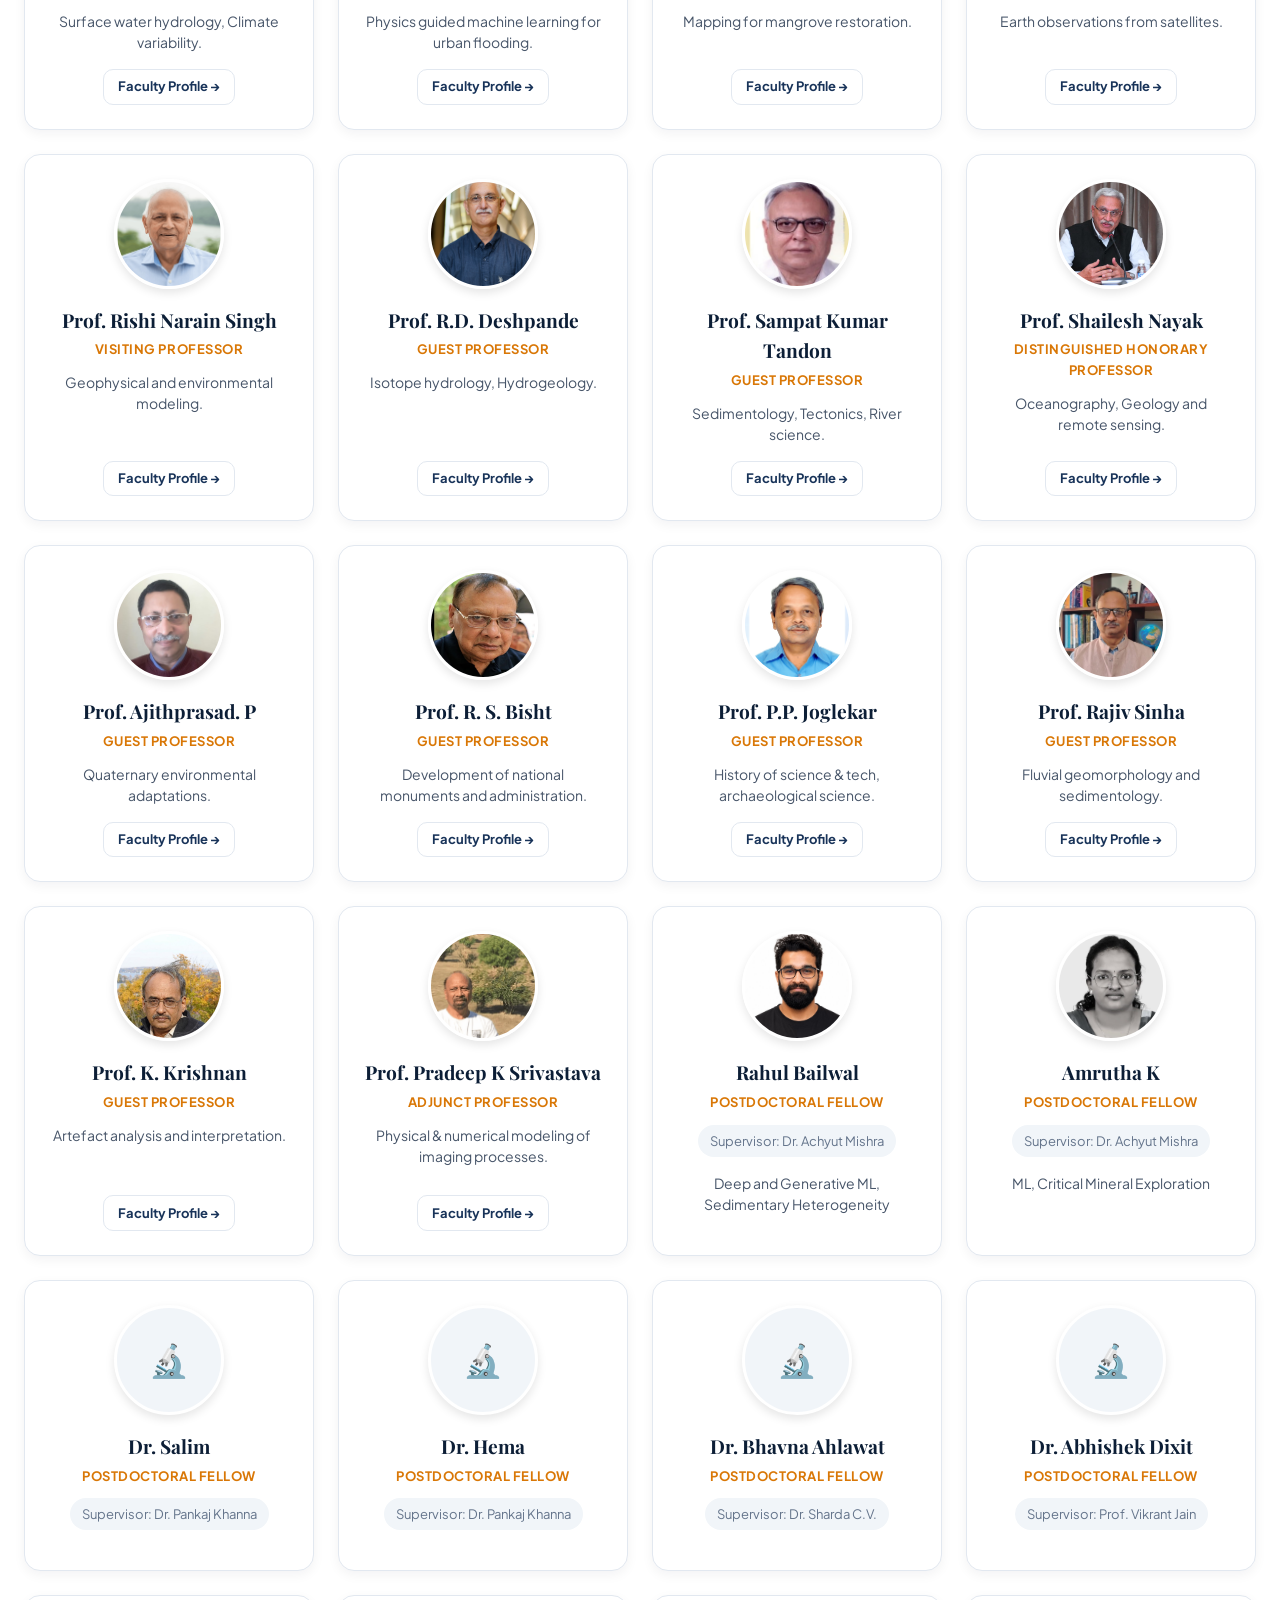
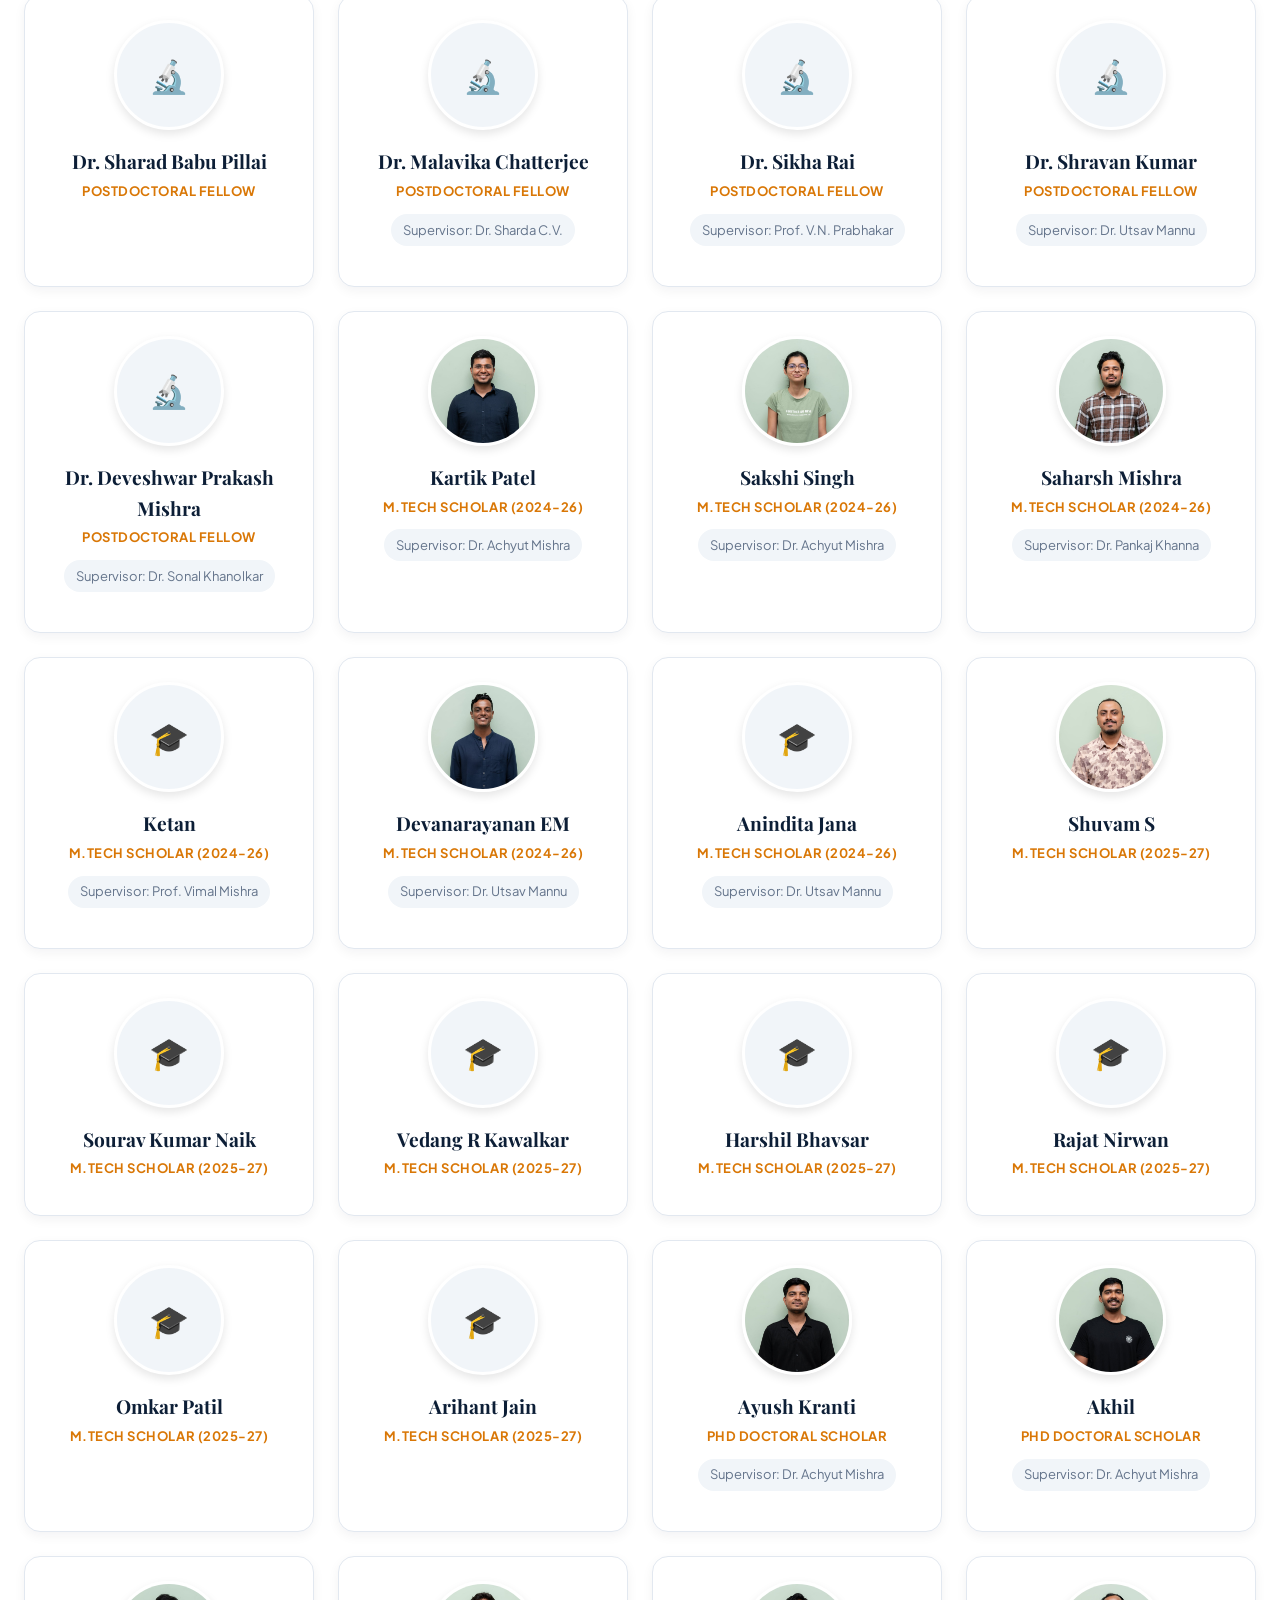
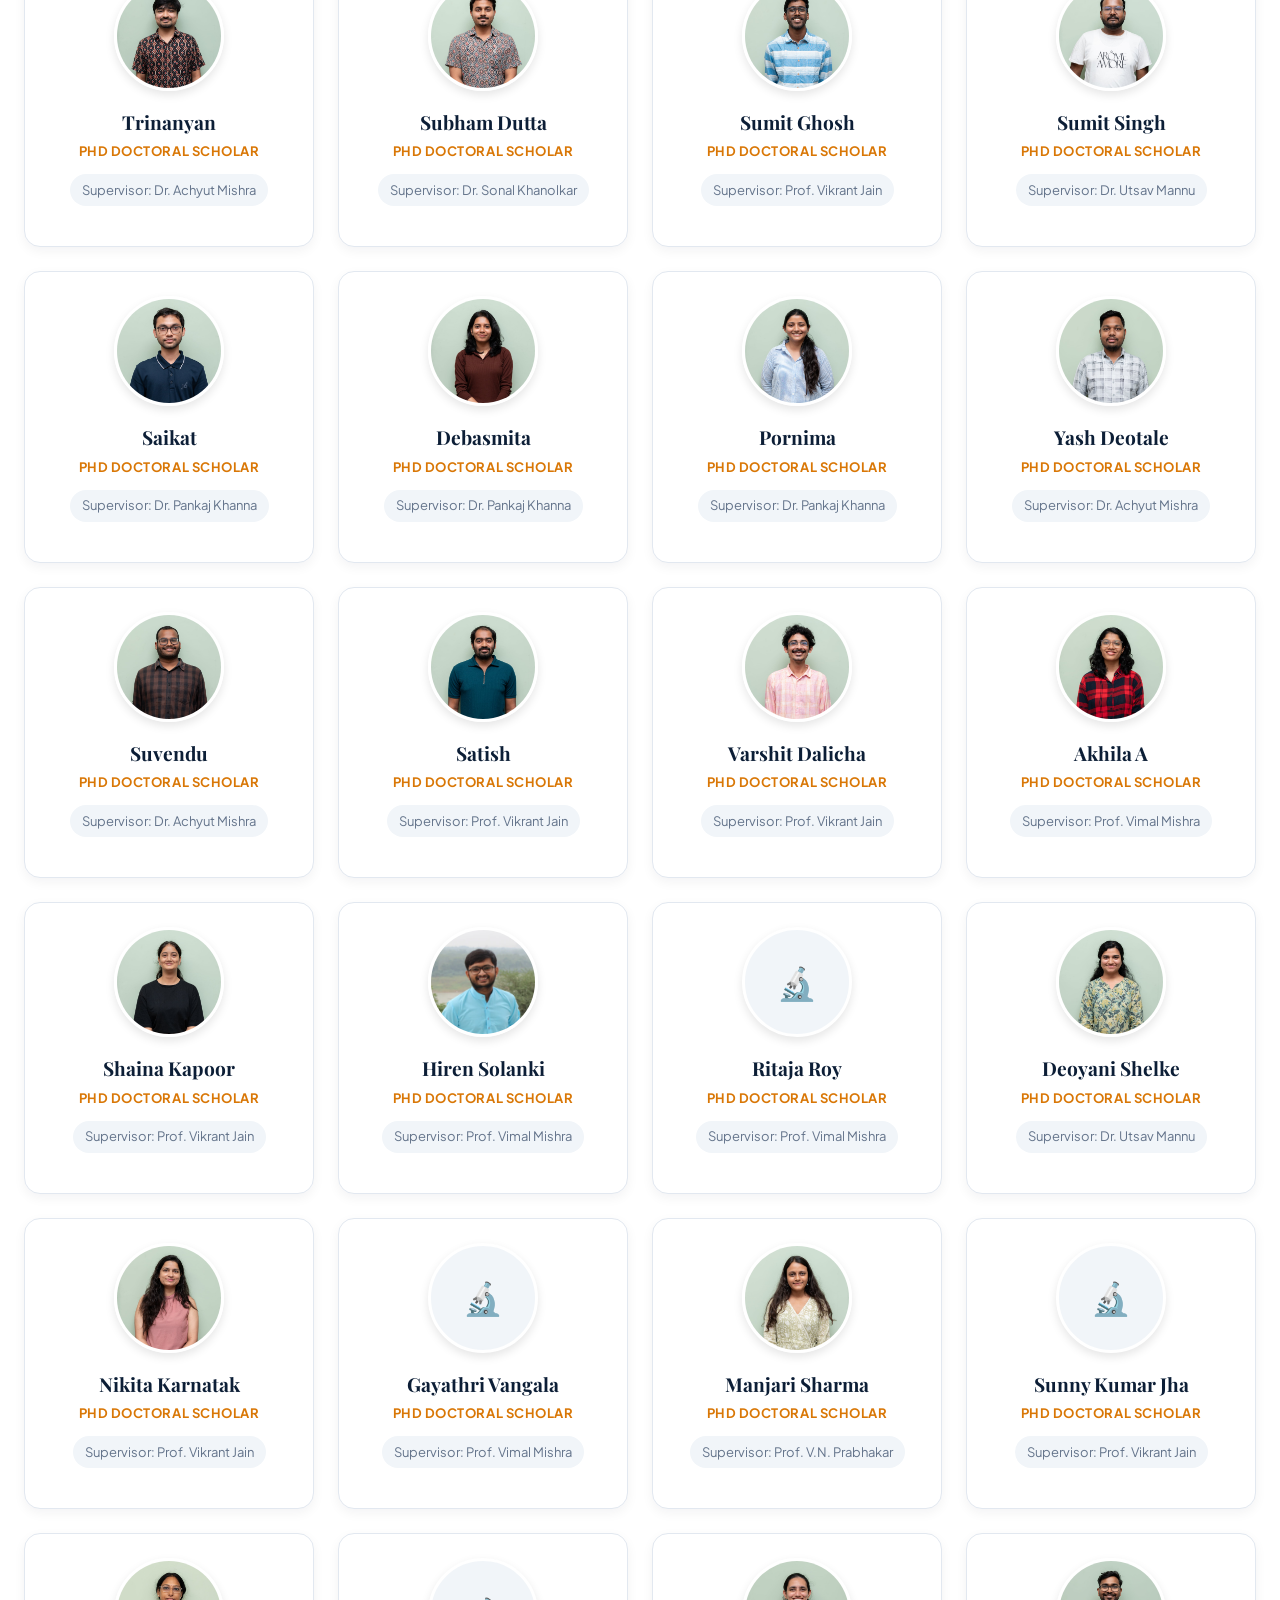
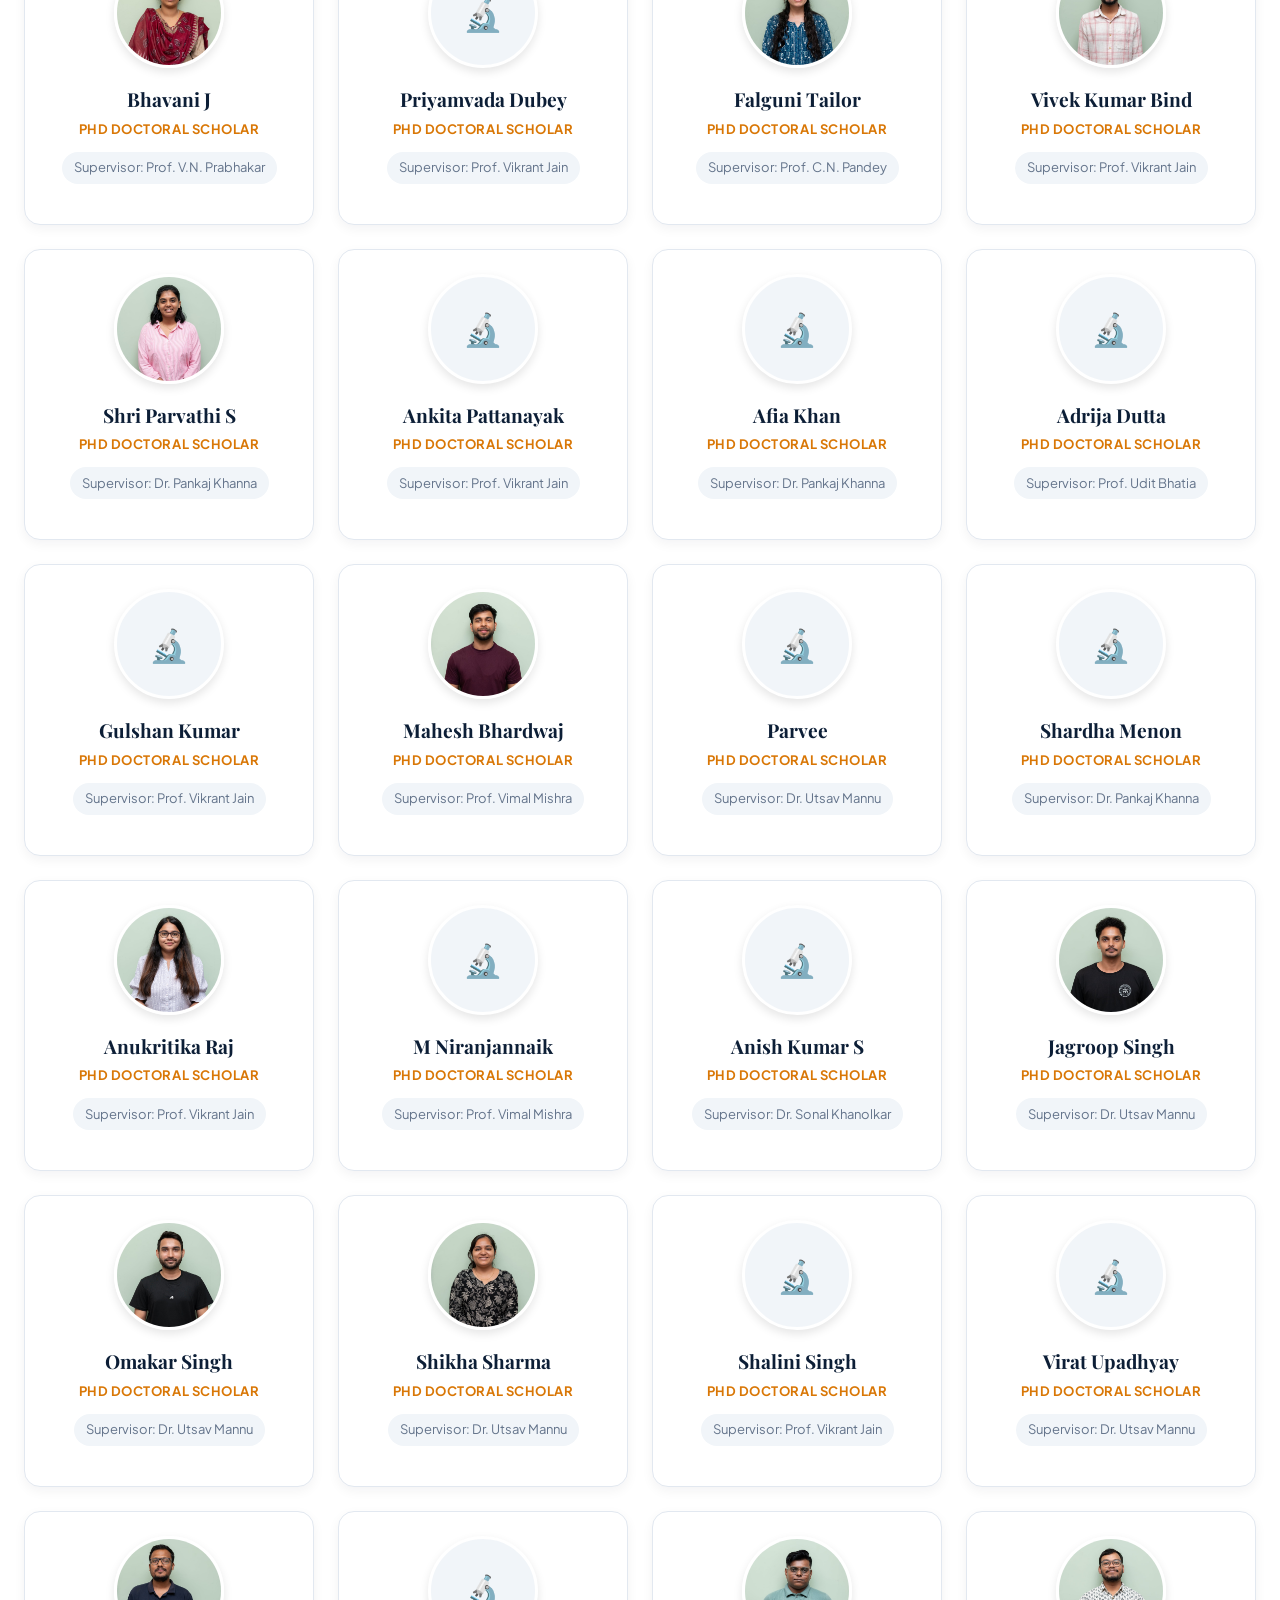
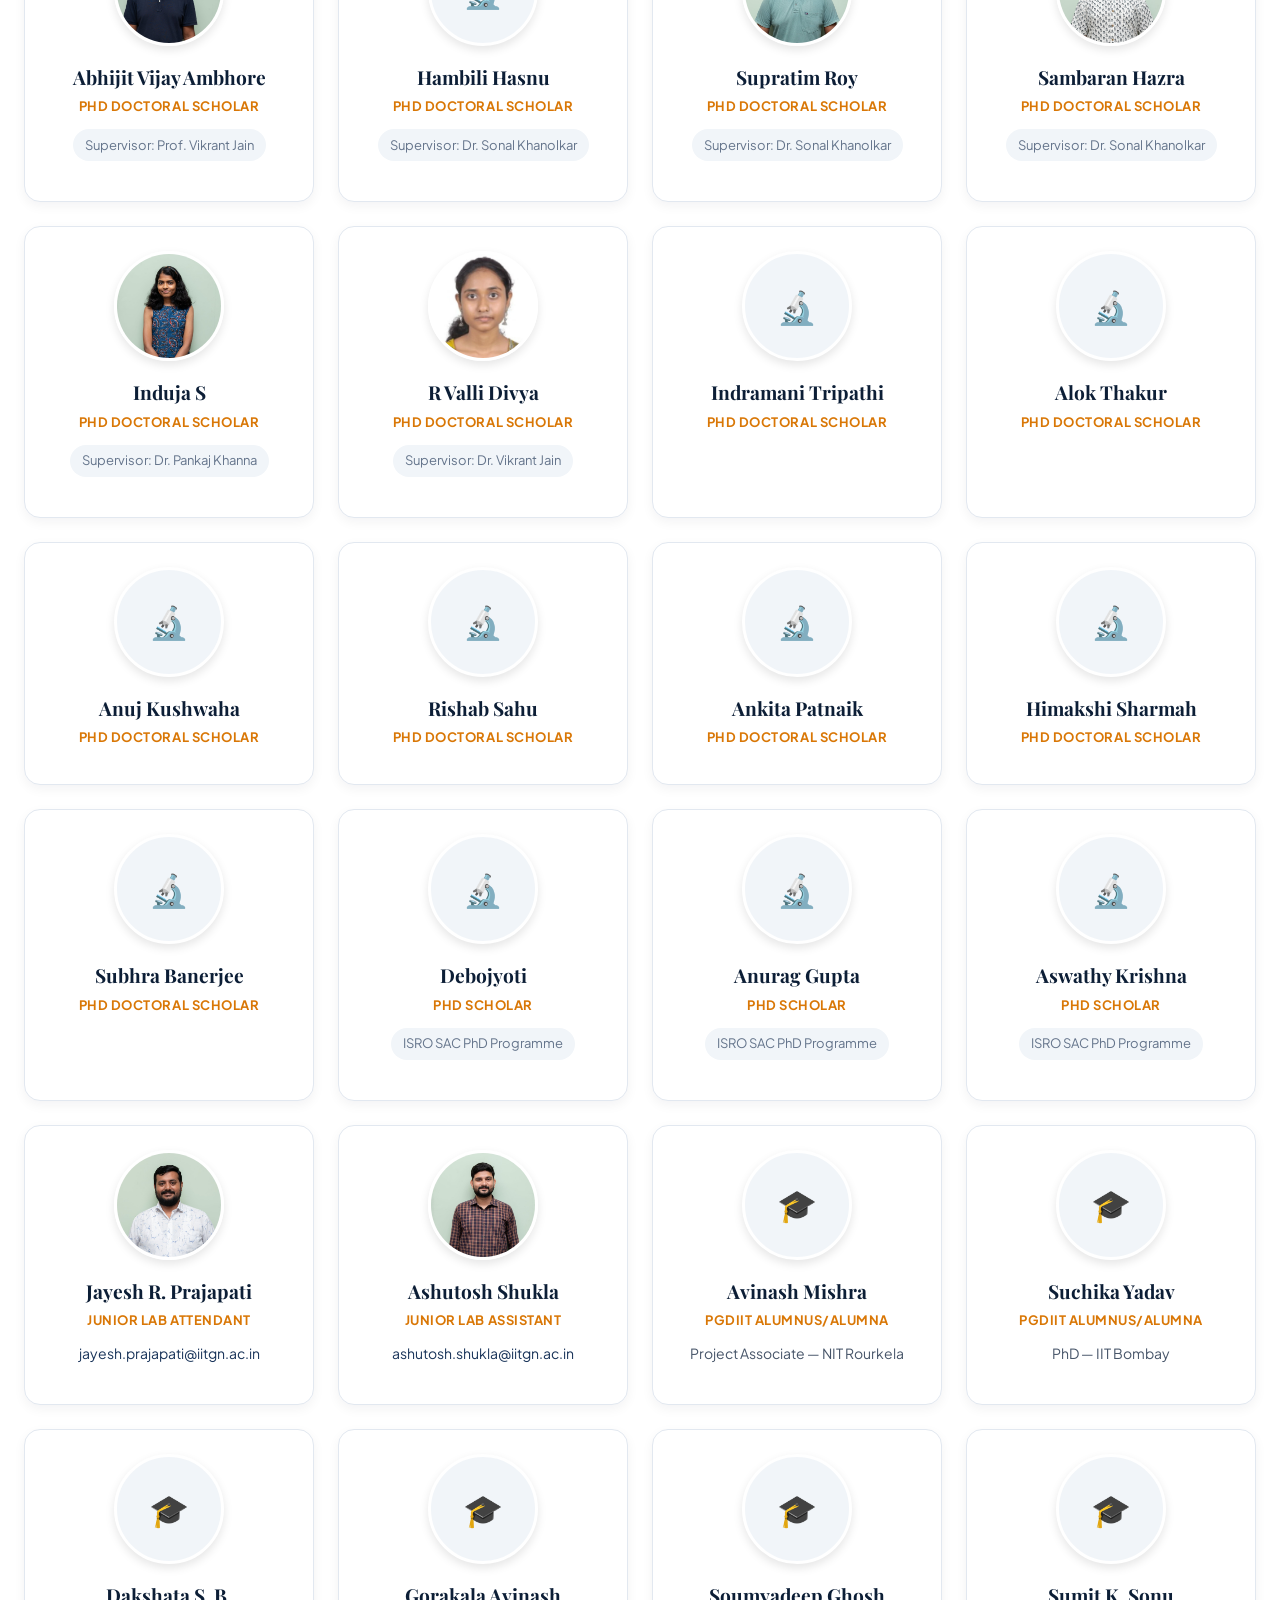
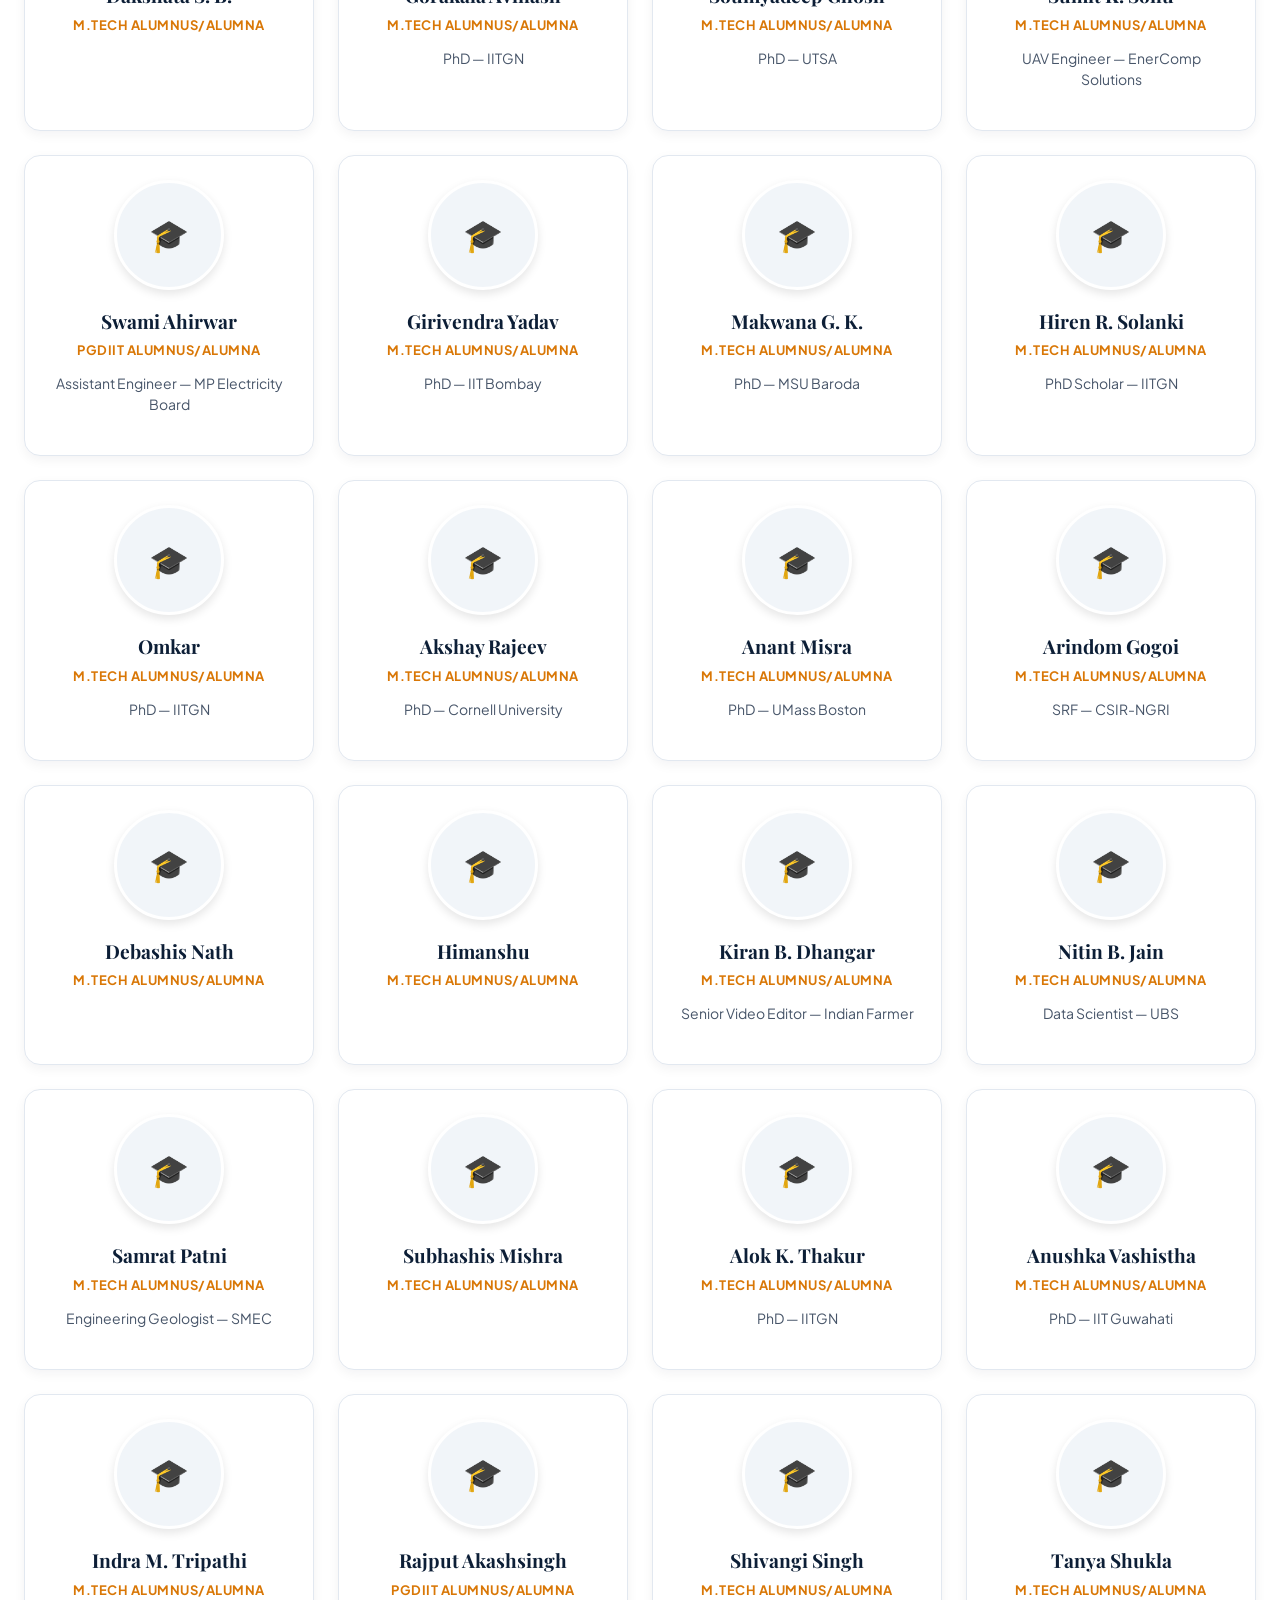
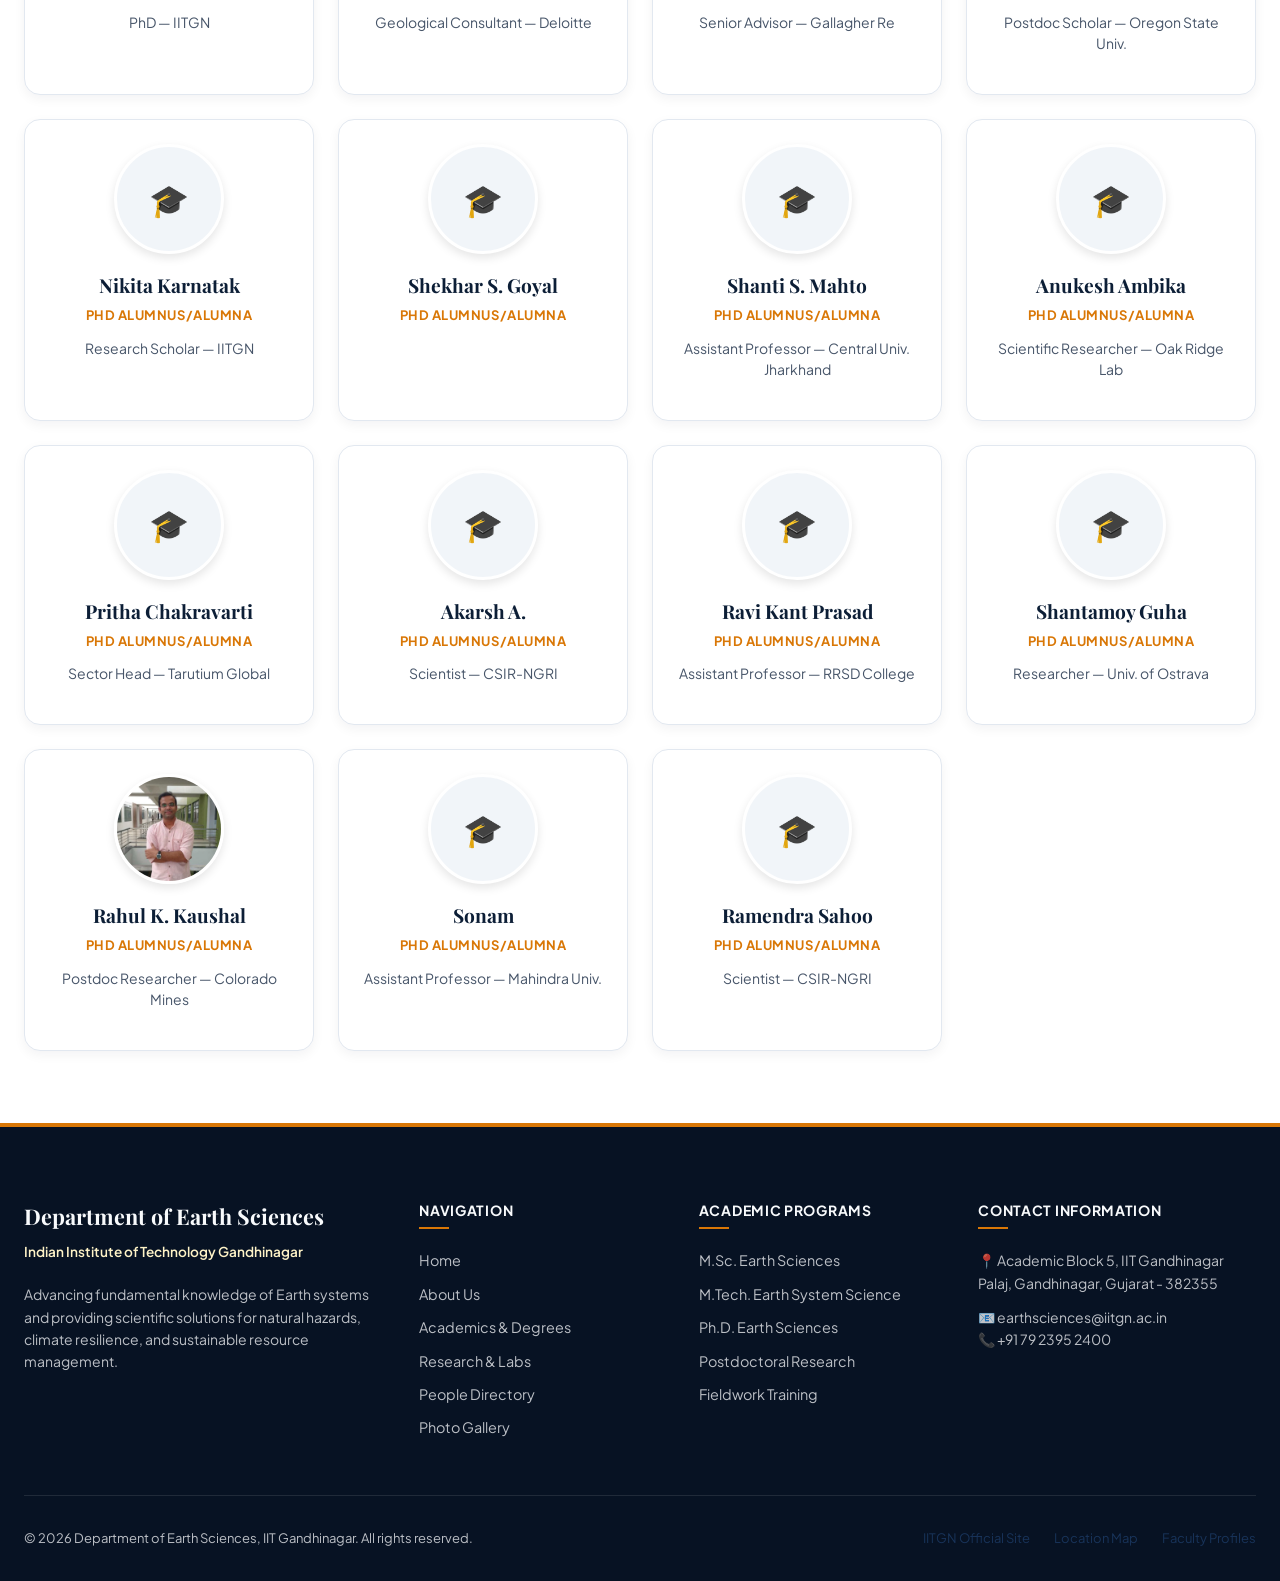
<file: people.html>
<!DOCTYPE html>
<html lang="en">
<head>
  <meta charset="UTF-8">
  <meta name="viewport" content="width=device-width, initial-scale=1.0">
  <title>People Directory | Earth Sciences | IIT Gandhinagar</title>
  <meta name="description" content="Complete member directory of Faculty, M.Tech postgraduates, PhD scholars, and technical staff at IIT Gandhinagar Earth Sciences.">
  <link rel="stylesheet" href="styles.css">
</head>
<body>

  <!-- Top Utility Bar -->
  <div class="top-bar">
    <div class="container">
      <div style="display: flex; gap: 1rem; align-items: center;">
        <span>📍 IIT Gandhinagar, Palaj, Gujarat 382355</span>
      </div>
      <div class="top-bar-links">
        <a href="https://iitgn.ac.in" target="_blank">IITGN Portal</a>
        <a href="academics.html">Admissions 2026</a>
        <a href="contact.html">Reach Us</a>
        <span class="top-bar-badge">ANRF CoE Center</span>
      </div>
    </div>
  </div>

  <!-- Institutional Site Header -->
  <header class="site-header">
    <div class="container nav-wrapper">
      <a href="index.html" class="brand-identity">
        <img src="assets/iitgnlogo-emblem.png" alt="IIT Gandhinagar Emblem" class="brand-logo-img">
        <div class="brand-divider"></div>
        <div class="brand-titles">
          <span class="brand-dept">Earth Sciences</span>
          <span class="brand-inst">IIT Gandhinagar</span>
        </div>
      </a>
      <nav class="main-nav">
        <ul>
          <li><a href="index.html" class="nav-link">Home</a></li>
          <li><a href="about.html" class="nav-link">About Us</a></li>
          <li class="has-dropdown">
            <a href="academics.html" class="nav-link">Academics</a>
            <div class="nav-dropdown">
              <a href="academics.html#msc">M.Sc. Earth Sciences</a>
              <a href="academics.html#mtech-program">M.Tech. Earth System Science</a>
              <a href="academics.html#phd-program">Ph.D. Earth Sciences</a>
              <a href="academics.html#fieldwork">Fieldwork Training</a>
            </div>
          </li>
          <li class="has-dropdown">
            <a href="research.html" class="nav-link">Research &amp; Labs</a>
            <div class="nav-dropdown">
              <a href="research.html#labs">Research Labs</a>
              <a href="research.html#equipments">Equipment Inventory</a>
              <a href="research.html#software">Software Inventory</a>
              <a href="research.html#cif">Central Instrumentation Facility</a>
              <a href="research.html#centres">Research Centres</a>
            </div>
          </li>
          <li class="has-dropdown">
            <a href="people.html" class="nav-link active">People</a>
            <div class="nav-dropdown">
              <a href="people.html?filter=faculty">Faculty</a>
              <a href="people.html?filter=mtech">M.Tech Students</a>
              <a href="people.html?filter=phd">PhD Scholars</a>
              <a href="people.html?filter=pdf">Postdoctoral Fellows</a>
              <a href="people.html?filter=alumni">Alumni</a>
              <a href="people.html?filter=staff">Staff</a>
            </div>
          </li>
          <li><a href="gallery.html" class="nav-link">Gallery</a></li>
          <li><a href="contact.html" class="nav-cta-btn">Contact Us</a></li>
        </ul>
      </nav>
    </div>
  </header>

  <!-- Page Hero Banner Template -->
  <section class="page-hero">
    <div class="container">
      <div class="hero-breadcrumbs">
        <a href="index.html">Home</a>
        <span>/</span>
        <span>People Directory</span>
      </div>
      <div class="hero-badge">
        <span>👥</span> Department Members
      </div>
      <h1 class="hero-title">Faculty, Scholars, Students & Staff</h1>
      <p class="hero-subtitle">
        Meet our academic leaders, doctoral researchers, postgraduate engineers, and technical research personnel.
      </p>
    </div>
  </section>

  <!-- People Directory Interactive Section -->
  <section class="site-section bg-surface">
    <div class="container">

      <!-- Interactive Filter Bar & Live Search Input -->
      <div class="people-controls">
        <div class="tab-buttons">
          <button class="tab-btn filter-btn active" data-filter="all">All Members</button>
          <button class="tab-btn filter-btn" data-filter="faculty">Faculty</button>
          <button class="tab-btn filter-btn" data-filter="mtech">M.Tech Students</button>
          <button class="tab-btn filter-btn" data-filter="phd">PhD Scholars</button>
          <button class="tab-btn filter-btn" data-filter="pdf">Postdoctoral Fellows</button>
          <button class="tab-btn filter-btn" data-filter="alumni">Alumni</button>
          <button class="tab-btn filter-btn" data-filter="staff">Staff</button>
        </div>
        <input type="text" id="people-search" class="search-input" placeholder="Search by name, advisor, or research field...">
      </div>

      <!-- Member Cards Grid -->
      <div class="card-grid-4" id="people-grid">
        <div class="person-card" data-category="faculty">
          <img src="assets/vikrant20jain-634x423.jpg" alt="Prof. Vikrant Jain" class="person-avatar-img">
          <div class="person-name">Prof. Vikrant Jain</div>
          <div class="person-role">Professor</div>
          <div class="person-research">Earth surface processes, River science.</div>
          <a href="https://iitgn.ac.in/faculty/earths/fac-vikrant" target="_blank" class="person-link">Faculty Profile →</a>
        </div>

        <div class="person-card" data-category="faculty">
          <img src="assets/img-6780.jpeg" alt="Prof. V.N. Prabhakar" class="person-avatar-img">
          <div class="person-name">Prof. V.N. Prabhakar</div>
          <div class="person-role">Professor</div>
          <div class="person-research">Archaeology of protohistorical India; Harappan.</div>
          <a href="https://iitgn.ac.in/faculty/earths/fac-v_n_prabhakar" target="_blank" class="person-link">Faculty Profile →</a>
        </div>

        <div class="person-card" data-category="faculty">
          <img src="assets/pankaj20khanna2-634x423.jpg" alt="Prof. Pankaj Khanna" class="person-avatar-img">
          <div class="person-name">Prof. Pankaj Khanna</div>
          <div class="person-role">Associate Professor</div>
          <div class="person-research">Modern and fossil carbonates, Reservoir architecture.</div>
          <a href="https://iitgn.ac.in/faculty/earths/fac-pankaj" target="_blank" class="person-link">Faculty Profile →</a>
        </div>

        <div class="person-card" data-category="faculty">
          <img src="assets/utsav-635x423.jpg" alt="Prof. Utsav Mannu" class="person-avatar-img">
          <div class="person-name">Prof. Utsav Mannu</div>
          <div class="person-role">Assistant Professor</div>
          <div class="person-research">Evolution of accretionary wedges.</div>
          <a href="https://iitgn.ac.in/faculty/earths/fac-utsav" target="_blank" class="person-link">Faculty Profile →</a>
        </div>

        <div class="person-card" data-category="faculty">
          <img src="assets/sharada-new-635x423.jpg" alt="Prof. Sharada C. V." class="person-avatar-img">
          <div class="person-name">Prof. Sharada C. V.</div>
          <div class="person-role">Assistant Professor</div>
          <div class="person-research">Application of sciences in archaeology.</div>
          <a href="https://iitgn.ac.in/faculty/earths/fac-sharada" target="_blank" class="person-link">Faculty Profile →</a>
        </div>

        <div class="person-card" data-category="faculty">
          <img src="assets/achyut20mishra-634x423.jpg" alt="Prof. Achyut Mishra" class="person-avatar-img">
          <div class="person-name">Prof. Achyut Mishra</div>
          <div class="person-role">Assistant Professor</div>
          <div class="person-research">Geological modelling, fluid-rock reaction simulations.</div>
          <a href="https://iitgn.ac.in/faculty/earths/fac-achyut" target="_blank" class="person-link">Faculty Profile →</a>
        </div>

        <div class="person-card" data-category="faculty">
          <img src="assets/sonal20khanolkar-634x423.jpg" alt="Prof. Sonal Khanolkar" class="person-avatar-img">
          <div class="person-name">Prof. Sonal Khanolkar</div>
          <div class="person-role">Assistant Professor</div>
          <div class="person-research">Micropaleontology, Biostratigraphy, Paleobiology.</div>
          <a href="https://iitgn.ac.in/faculty/earths/fac-sonal" target="_blank" class="person-link">Faculty Profile →</a>
        </div>

        <div class="person-card" data-category="faculty">
          <img src="assets/manab-635x423.png" alt="Prof. Manab Mukherjee" class="person-avatar-img">
          <div class="person-name">Prof. Manab Mukherjee</div>
          <div class="person-role">Assistant Professor</div>
          <div class="person-research">Experimental rock mechanics, Strain localization.</div>
          <a href="https://iitgn.ac.in/faculty/earths/fac-manab" target="_blank" class="person-link">Faculty Profile →</a>
        </div>

        <div class="person-card" data-category="faculty">
          <img src="assets/vimal-635x423.jpg" alt="Prof. Vimal Mishra" class="person-avatar-img">
          <div class="person-name">Prof. Vimal Mishra</div>
          <div class="person-role">Professor &amp; Head, ANRF CoE</div>
          <div class="person-research">Surface water hydrology, Climate variability.</div>
          <a href="https://iitgn.ac.in/faculty/earths/fac-vimal" target="_blank" class="person-link">Faculty Profile →</a>
        </div>

        <div class="person-card" data-category="faculty">
          <img src="assets/0udit-635x423.jpg" alt="Prof. Udit Bhatia" class="person-avatar-img">
          <div class="person-name">Prof. Udit Bhatia</div>
          <div class="person-role">Associate Professor</div>
          <div class="person-research">Physics guided machine learning for urban flooding.</div>
          <a href="https://iitgn.ac.in/faculty/earths/fac-udit" target="_blank" class="person-link">Faculty Profile →</a>
        </div>

        <div class="person-card" data-category="faculty">
          <img src="assets/cnpandey-635x423.jpg" alt="Prof. C N Pandey" class="person-avatar-img">
          <div class="person-name">Prof. C N Pandey</div>
          <div class="person-role">Professor of Practice</div>
          <div class="person-research">Mapping for mangrove restoration.</div>
          <a href="https://iitgn.ac.in/faculty/earths/fac-cnpandey" target="_blank" class="person-link">Faculty Profile →</a>
        </div>

        <div class="person-card" data-category="faculty">
          <img src="assets/pcpandey2-635x423.jpg" alt="Prof. Prem Chand Pandey" class="person-avatar-img">
          <div class="person-name">Prof. Prem Chand Pandey</div>
          <div class="person-role">Visiting Professor</div>
          <div class="person-research">Earth observations from satellites.</div>
          <a href="https://iitgn.ac.in/faculty/earths/fac-pcpandey" target="_blank" class="person-link">Faculty Profile →</a>
        </div>

        <div class="person-card" data-category="faculty">
          <img src="assets/rishi-635x423.png" alt="Prof. Rishi Narain Singh" class="person-avatar-img">
          <div class="person-name">Prof. Rishi Narain Singh</div>
          <div class="person-role">Visiting Professor</div>
          <div class="person-research">Geophysical and environmental modeling.</div>
          <a href="https://iitgn.ac.in/faculty/earths/fac-rnsingh" target="_blank" class="person-link">Faculty Profile →</a>
        </div>

        <div class="person-card" data-category="faculty">
          <img src="assets/sra00036.jpg" alt="Prof. R.D. Deshpande" class="person-avatar-img">
          <div class="person-name">Prof. R.D. Deshpande</div>
          <div class="person-role">Guest Professor</div>
          <div class="person-research">Isotope hydrology, Hydrogeology.</div>
          <a href="https://iitgn.ac.in/faculty/guestprof/rd_deshpande" target="_blank" class="person-link">Faculty Profile →</a>
        </div>

        <div class="person-card" data-category="faculty">
          <img src="assets/sk-tandon-635x423.jpg" alt="Prof. Sampat Kumar Tandon" class="person-avatar-img">
          <div class="person-name">Prof. Sampat Kumar Tandon</div>
          <div class="person-role">Guest Professor</div>
          <div class="person-research">Sedimentology, Tectonics, River science.</div>
          <a href="https://iitgn.ac.in/faculty/guestprof/sampat_kumar_tandon" target="_blank" class="person-link">Faculty Profile →</a>
        </div>

        <div class="person-card" data-category="faculty">
          <img src="assets/sailesh-1024x683.jpg" alt="Prof. Shailesh Nayak" class="person-avatar-img">
          <div class="person-name">Prof. Shailesh Nayak</div>
          <div class="person-role">Distinguished Honorary Professor</div>
          <div class="person-research">Oceanography, Geology and remote sensing.</div>
          <a href="https://aws-static.iicdelhi.in/s3fs-public/2021-05/DrShaileshNayak.pdf" target="_blank" class="person-link">Faculty Profile →</a>
        </div>

        <div class="person-card" data-category="faculty">
          <img src="assets/ajith-635x423.jpg" alt="Prof. Ajithprasad. P" class="person-avatar-img">
          <div class="person-name">Prof. Ajithprasad. P</div>
          <div class="person-role">Guest Professor</div>
          <div class="person-research">Quaternary environmental adaptations.</div>
          <a href="https://iitgn.ac.in/faculty/guestprof/p_ajithprasad" target="_blank" class="person-link">Faculty Profile →</a>
        </div>

        <div class="person-card" data-category="faculty">
          <img src="assets/r-s-bisht-500x333.jpg" alt="Prof. R. S. Bisht" class="person-avatar-img">
          <div class="person-name">Prof. R. S. Bisht</div>
          <div class="person-role">Guest Professor</div>
          <div class="person-research">Development of national monuments and administration.</div>
          <a href="https://iitgn.ac.in/faculty/guestprof/r_s_bisht" target="_blank" class="person-link">Faculty Profile →</a>
        </div>

        <div class="person-card" data-category="faculty">
          <img src="assets/pp201-635x423.png" alt="Prof. P.P. Joglekar" class="person-avatar-img">
          <div class="person-name">Prof. P.P. Joglekar</div>
          <div class="person-role">Guest Professor</div>
          <div class="person-research">History of science &amp; tech, archaeological science.</div>
          <a href="https://iitgn.ac.in/faculty/guestprof/p_p_joglekar" target="_blank" class="person-link">Faculty Profile →</a>
        </div>

        <div class="person-card" data-category="faculty">
          <img src="assets/unnamed2019-1024x919.jpg" alt="Prof. Rajiv Sinha" class="person-avatar-img">
          <div class="person-name">Prof. Rajiv Sinha</div>
          <div class="person-role">Guest Professor</div>
          <div class="person-research">Fluvial geomorphology and sedimentology.</div>
          <a href="https://home.iitk.ac.in/~rsinha/" target="_blank" class="person-link">Faculty Profile →</a>
        </div>

        <div class="person-card" data-category="faculty">
          <img src="assets/unnamed2020-1024x687.jpg" alt="Prof. K. Krishnan" class="person-avatar-img">
          <div class="person-name">Prof. K. Krishnan</div>
          <div class="person-role">Guest Professor</div>
          <div class="person-research">Artefact analysis and interpretation.</div>
          <a href="https://iitgn.ac.in/faculty/guestprof/krishnan" target="_blank" class="person-link">Faculty Profile →</a>
        </div>

        <div class="person-card" data-category="faculty">
          <img src="assets/21-635x423.png" alt="Prof. Pradeep K Srivastava" class="person-avatar-img">
          <div class="person-name">Prof. Pradeep K Srivastava</div>
          <div class="person-role">Adjunct Professor</div>
          <div class="person-research">Physical &amp; numerical modeling of imaging processes.</div>
          <a href="https://iitgn.ac.in/faculty/earths/fac-pradeep" target="_blank" class="person-link">Faculty Profile →</a>
        </div>

        <div class="person-card" data-category="pdf">
          <img src="assets/rahul-bailwal-postdoc.jpg" alt="Rahul Bailwal" class="person-avatar-img">
          <div class="person-name">Rahul Bailwal</div>
          <div class="person-role">Postdoctoral Fellow</div>
          <div class="person-advisor">Supervisor: Dr. Achyut Mishra</div>
          <div class="person-research">Deep and Generative ML, Sedimentary Heterogeneity</div>
        </div>

        <div class="person-card" data-category="pdf">
          <img src="assets/amrutha-k-postdoc.jpg" alt="Amrutha K" class="person-avatar-img">
          <div class="person-name">Amrutha K</div>
          <div class="person-role">Postdoctoral Fellow</div>
          <div class="person-advisor">Supervisor: Dr. Achyut Mishra</div>
          <div class="person-research">ML, Critical Mineral Exploration</div>
        </div>

        <div class="person-card" data-category="pdf">
          <div class="person-avatar-img" style="background: var(--bg-subtle); display: flex; align-items: center; justify-content: center; font-size: 2rem;">🔬</div>
          <div class="person-name">Dr. Salim</div>
          <div class="person-role">Postdoctoral Fellow</div>
          <div class="person-advisor">Supervisor: Dr. Pankaj Khanna</div>
        </div>

        <div class="person-card" data-category="pdf">
          <div class="person-avatar-img" style="background: var(--bg-subtle); display: flex; align-items: center; justify-content: center; font-size: 2rem;">🔬</div>
          <div class="person-name">Dr. Hema</div>
          <div class="person-role">Postdoctoral Fellow</div>
          <div class="person-advisor">Supervisor: Dr. Pankaj Khanna</div>
        </div>

        <div class="person-card" data-category="pdf">
          <div class="person-avatar-img" style="background: var(--bg-subtle); display: flex; align-items: center; justify-content: center; font-size: 2rem;">🔬</div>
          <div class="person-name">Dr. Bhavna Ahlawat</div>
          <div class="person-role">Postdoctoral Fellow</div>
          <div class="person-advisor">Supervisor: Dr. Sharda C.V.</div>
        </div>

        <div class="person-card" data-category="pdf">
          <div class="person-avatar-img" style="background: var(--bg-subtle); display: flex; align-items: center; justify-content: center; font-size: 2rem;">🔬</div>
          <div class="person-name">Dr. Abhishek Dixit</div>
          <div class="person-role">Postdoctoral Fellow</div>
          <div class="person-advisor">Supervisor: Prof. Vikrant Jain</div>
        </div>

        <div class="person-card" data-category="pdf">
          <div class="person-avatar-img" style="background: var(--bg-subtle); display: flex; align-items: center; justify-content: center; font-size: 2rem;">🔬</div>
          <div class="person-name">Dr. Sharad Babu Pillai</div>
          <div class="person-role">Postdoctoral Fellow</div>
        </div>

        <div class="person-card" data-category="pdf">
          <div class="person-avatar-img" style="background: var(--bg-subtle); display: flex; align-items: center; justify-content: center; font-size: 2rem;">🔬</div>
          <div class="person-name">Dr. Malavika Chatterjee</div>
          <div class="person-role">Postdoctoral Fellow</div>
          <div class="person-advisor">Supervisor: Dr. Sharda C.V.</div>
        </div>

        <div class="person-card" data-category="pdf">
          <div class="person-avatar-img" style="background: var(--bg-subtle); display: flex; align-items: center; justify-content: center; font-size: 2rem;">🔬</div>
          <div class="person-name">Dr. Sikha Rai</div>
          <div class="person-role">Postdoctoral Fellow</div>
          <div class="person-advisor">Supervisor: Prof. V.N. Prabhakar</div>
        </div>

        <div class="person-card" data-category="pdf">
          <div class="person-avatar-img" style="background: var(--bg-subtle); display: flex; align-items: center; justify-content: center; font-size: 2rem;">🔬</div>
          <div class="person-name">Dr. Shravan Kumar</div>
          <div class="person-role">Postdoctoral Fellow</div>
          <div class="person-advisor">Supervisor: Dr. Utsav Mannu</div>
        </div>

        <div class="person-card" data-category="pdf">
          <div class="person-avatar-img" style="background: var(--bg-subtle); display: flex; align-items: center; justify-content: center; font-size: 2rem;">🔬</div>
          <div class="person-name">Dr. Deveshwar Prakash Mishra</div>
          <div class="person-role">Postdoctoral Fellow</div>
          <div class="person-advisor">Supervisor: Dr. Sonal Khanolkar</div>
        </div>

        <div class="person-card" data-category="mtech">
          <img src="assets/kartik-patel-mtech.jpg" alt="Kartik Patel" class="person-avatar-img">
          <div class="person-name">Kartik Patel</div>
          <div class="person-role">M.Tech Scholar (2024-26)</div>
          <div class="person-advisor">Supervisor: Dr. Achyut Mishra</div>
        </div>

        <div class="person-card" data-category="mtech">
          <img src="assets/sakshi-singh-mtech.jpg" alt="Sakshi Singh" class="person-avatar-img">
          <div class="person-name">Sakshi Singh</div>
          <div class="person-role">M.Tech Scholar (2024-26)</div>
          <div class="person-advisor">Supervisor: Dr. Achyut Mishra</div>
        </div>

        <div class="person-card" data-category="mtech">
          <img src="assets/saharsh-mishra-mtech.jpg" alt="Saharsh Mishra" class="person-avatar-img">
          <div class="person-name">Saharsh Mishra</div>
          <div class="person-role">M.Tech Scholar (2024-26)</div>
          <div class="person-advisor">Supervisor: Dr. Pankaj Khanna</div>
        </div>

        <div class="person-card" data-category="mtech">
          <div class="person-avatar-img" style="background: var(--bg-subtle); display: flex; align-items: center; justify-content: center; font-size: 2rem;">🎓</div>
          <div class="person-name">Ketan</div>
          <div class="person-role">M.Tech Scholar (2024-26)</div>
          <div class="person-advisor">Supervisor: Prof. Vimal Mishra</div>
        </div>

        <div class="person-card" data-category="mtech">
          <img src="assets/devanarayanan-em-mtech.jpg" alt="Devanarayanan EM" class="person-avatar-img">
          <div class="person-name">Devanarayanan EM</div>
          <div class="person-role">M.Tech Scholar (2024-26)</div>
          <div class="person-advisor">Supervisor: Dr. Utsav Mannu</div>
        </div>

        <div class="person-card" data-category="mtech">
          <div class="person-avatar-img" style="background: var(--bg-subtle); display: flex; align-items: center; justify-content: center; font-size: 2rem;">🎓</div>
          <div class="person-name">Anindita Jana</div>
          <div class="person-role">M.Tech Scholar (2024-26)</div>
          <div class="person-advisor">Supervisor: Dr. Utsav Mannu</div>
        </div>

        <div class="person-card" data-category="mtech">
          <img src="assets/shuvam-s-mtech.jpg" alt="Shuvam S" class="person-avatar-img">
          <div class="person-name">Shuvam S</div>
          <div class="person-role">M.Tech Scholar (2025-27)</div>
        </div>

        <div class="person-card" data-category="mtech">
          <div class="person-avatar-img" style="background: var(--bg-subtle); display: flex; align-items: center; justify-content: center; font-size: 2rem;">🎓</div>
          <div class="person-name">Sourav Kumar Naik</div>
          <div class="person-role">M.Tech Scholar (2025-27)</div>
        </div>

        <div class="person-card" data-category="mtech">
          <div class="person-avatar-img" style="background: var(--bg-subtle); display: flex; align-items: center; justify-content: center; font-size: 2rem;">🎓</div>
          <div class="person-name">Vedang R Kawalkar</div>
          <div class="person-role">M.Tech Scholar (2025-27)</div>
        </div>

        <div class="person-card" data-category="mtech">
          <div class="person-avatar-img" style="background: var(--bg-subtle); display: flex; align-items: center; justify-content: center; font-size: 2rem;">🎓</div>
          <div class="person-name">Harshil Bhavsar</div>
          <div class="person-role">M.Tech Scholar (2025-27)</div>
        </div>

        <div class="person-card" data-category="mtech">
          <div class="person-avatar-img" style="background: var(--bg-subtle); display: flex; align-items: center; justify-content: center; font-size: 2rem;">🎓</div>
          <div class="person-name">Rajat Nirwan</div>
          <div class="person-role">M.Tech Scholar (2025-27)</div>
        </div>

        <div class="person-card" data-category="mtech">
          <div class="person-avatar-img" style="background: var(--bg-subtle); display: flex; align-items: center; justify-content: center; font-size: 2rem;">🎓</div>
          <div class="person-name">Omkar Patil</div>
          <div class="person-role">M.Tech Scholar (2025-27)</div>
        </div>

        <div class="person-card" data-category="mtech">
          <div class="person-avatar-img" style="background: var(--bg-subtle); display: flex; align-items: center; justify-content: center; font-size: 2rem;">🎓</div>
          <div class="person-name">Arihant Jain</div>
          <div class="person-role">M.Tech Scholar (2025-27)</div>
        </div>

        <div class="person-card" data-category="phd">
          <img src="assets/ayush-kranti-phd.jpg" alt="Ayush Kranti" class="person-avatar-img">
          <div class="person-name">Ayush Kranti</div>
          <div class="person-role">PhD Doctoral Scholar</div>
          <div class="person-advisor">Supervisor: Dr. Achyut Mishra</div>
        </div>

        <div class="person-card" data-category="phd">
          <img src="assets/akhil-phd.jpg" alt="Akhil" class="person-avatar-img">
          <div class="person-name">Akhil</div>
          <div class="person-role">PhD Doctoral Scholar</div>
          <div class="person-advisor">Supervisor: Dr. Achyut Mishra</div>
        </div>

        <div class="person-card" data-category="phd">
          <img src="assets/trinanyan-adhyapok-phd.jpg" alt="Trinanyan" class="person-avatar-img">
          <div class="person-name">Trinanyan</div>
          <div class="person-role">PhD Doctoral Scholar</div>
          <div class="person-advisor">Supervisor: Dr. Achyut Mishra</div>
        </div>

        <div class="person-card" data-category="phd">
          <img src="assets/subham-dutta-phd.jpg" alt="Subham Dutta" class="person-avatar-img">
          <div class="person-name">Subham Dutta</div>
          <div class="person-role">PhD Doctoral Scholar</div>
          <div class="person-advisor">Supervisor: Dr. Sonal Khanolkar</div>
        </div>

        <div class="person-card" data-category="phd">
          <img src="assets/sumit-ghosh-phd.jpg" alt="Sumit Ghosh" class="person-avatar-img">
          <div class="person-name">Sumit Ghosh</div>
          <div class="person-role">PhD Doctoral Scholar</div>
          <div class="person-advisor">Supervisor: Prof. Vikrant Jain</div>
        </div>

        <div class="person-card" data-category="phd">
          <img src="assets/sumit-singh-phd.jpg" alt="Sumit Singh" class="person-avatar-img">
          <div class="person-name">Sumit Singh</div>
          <div class="person-role">PhD Doctoral Scholar</div>
          <div class="person-advisor">Supervisor: Dr. Utsav Mannu</div>
        </div>

        <div class="person-card" data-category="phd">
          <img src="assets/saikat-phd.jpg" alt="Saikat" class="person-avatar-img">
          <div class="person-name">Saikat</div>
          <div class="person-role">PhD Doctoral Scholar</div>
          <div class="person-advisor">Supervisor: Dr. Pankaj Khanna</div>
        </div>

        <div class="person-card" data-category="phd">
          <img src="assets/debasmita-phd.jpg" alt="Debasmita" class="person-avatar-img">
          <div class="person-name">Debasmita</div>
          <div class="person-role">PhD Doctoral Scholar</div>
          <div class="person-advisor">Supervisor: Dr. Pankaj Khanna</div>
        </div>

        <div class="person-card" data-category="phd">
          <img src="assets/pornima-phd.jpg" alt="Pornima" class="person-avatar-img">
          <div class="person-name">Pornima</div>
          <div class="person-role">PhD Doctoral Scholar</div>
          <div class="person-advisor">Supervisor: Dr. Pankaj Khanna</div>
        </div>

        <div class="person-card" data-category="phd">
          <img src="assets/yash-deotale-phd.jpg" alt="Yash Deotale" class="person-avatar-img">
          <div class="person-name">Yash Deotale</div>
          <div class="person-role">PhD Doctoral Scholar</div>
          <div class="person-advisor">Supervisor: Dr. Achyut Mishra</div>
        </div>

        <div class="person-card" data-category="phd">
          <img src="assets/suvendu-phd.jpg" alt="Suvendu" class="person-avatar-img">
          <div class="person-name">Suvendu</div>
          <div class="person-role">PhD Doctoral Scholar</div>
          <div class="person-advisor">Supervisor: Dr. Achyut Mishra</div>
        </div>

        <div class="person-card" data-category="phd">
          <img src="assets/satish-phd.jpg" alt="Satish" class="person-avatar-img">
          <div class="person-name">Satish</div>
          <div class="person-role">PhD Doctoral Scholar</div>
          <div class="person-advisor">Supervisor: Prof. Vikrant Jain</div>
        </div>

        <div class="person-card" data-category="phd">
          <img src="assets/varshit-dalicha-phd.jpg" alt="Varshit Dalicha" class="person-avatar-img">
          <div class="person-name">Varshit Dalicha</div>
          <div class="person-role">PhD Doctoral Scholar</div>
          <div class="person-advisor">Supervisor: Prof. Vikrant Jain</div>
        </div>

        <div class="person-card" data-category="phd">
          <img src="assets/akhila-a-phd.jpg" alt="Akhila A" class="person-avatar-img">
          <div class="person-name">Akhila A</div>
          <div class="person-role">PhD Doctoral Scholar</div>
          <div class="person-advisor">Supervisor: Prof. Vimal Mishra</div>
        </div>

        <div class="person-card" data-category="phd">
          <img src="assets/shaina-kapoor-phd.jpg" alt="Shaina Kapoor" class="person-avatar-img">
          <div class="person-name">Shaina Kapoor</div>
          <div class="person-role">PhD Doctoral Scholar</div>
          <div class="person-advisor">Supervisor: Prof. Vikrant Jain</div>
        </div>

        <div class="person-card" data-category="phd">
          <img src="assets/hiren-solanki-4.webp" alt="Hiren Solanki" class="person-avatar-img">
          <div class="person-name">Hiren Solanki</div>
          <div class="person-role">PhD Doctoral Scholar</div>
          <div class="person-advisor">Supervisor: Prof. Vimal Mishra</div>
        </div>

        <div class="person-card" data-category="phd">
          <div class="person-avatar-img" style="background: var(--bg-subtle); display: flex; align-items: center; justify-content: center; font-size: 2rem;">🔬</div>
          <div class="person-name">Ritaja Roy</div>
          <div class="person-role">PhD Doctoral Scholar</div>
          <div class="person-advisor">Supervisor: Prof. Vimal Mishra</div>
        </div>

        <div class="person-card" data-category="phd">
          <img src="assets/deoyani-shelke-phd.jpg" alt="Deoyani Shelke" class="person-avatar-img">
          <div class="person-name">Deoyani Shelke</div>
          <div class="person-role">PhD Doctoral Scholar</div>
          <div class="person-advisor">Supervisor: Dr. Utsav Mannu</div>
        </div>

        <div class="person-card" data-category="phd">
          <img src="assets/nikita-karnatak-phd.jpg" alt="Nikita Karnatak" class="person-avatar-img">
          <div class="person-name">Nikita Karnatak</div>
          <div class="person-role">PhD Doctoral Scholar</div>
          <div class="person-advisor">Supervisor: Prof. Vikrant Jain</div>
        </div>

        <div class="person-card" data-category="phd">
          <div class="person-avatar-img" style="background: var(--bg-subtle); display: flex; align-items: center; justify-content: center; font-size: 2rem;">🔬</div>
          <div class="person-name">Gayathri Vangala</div>
          <div class="person-role">PhD Doctoral Scholar</div>
          <div class="person-advisor">Supervisor: Prof. Vimal Mishra</div>
        </div>

        <div class="person-card" data-category="phd">
          <img src="assets/manjari-sharma-phd.jpg" alt="Manjari Sharma" class="person-avatar-img">
          <div class="person-name">Manjari Sharma</div>
          <div class="person-role">PhD Doctoral Scholar</div>
          <div class="person-advisor">Supervisor: Prof. V.N. Prabhakar</div>
        </div>

        <div class="person-card" data-category="phd">
          <div class="person-avatar-img" style="background: var(--bg-subtle); display: flex; align-items: center; justify-content: center; font-size: 2rem;">🔬</div>
          <div class="person-name">Sunny Kumar Jha</div>
          <div class="person-role">PhD Doctoral Scholar</div>
          <div class="person-advisor">Supervisor: Prof. Vikrant Jain</div>
        </div>

        <div class="person-card" data-category="phd">
          <img src="assets/bhavani-j-phd.jpg" alt="Bhavani J" class="person-avatar-img">
          <div class="person-name">Bhavani J</div>
          <div class="person-role">PhD Doctoral Scholar</div>
          <div class="person-advisor">Supervisor: Prof. V.N. Prabhakar</div>
        </div>

        <div class="person-card" data-category="phd">
          <div class="person-avatar-img" style="background: var(--bg-subtle); display: flex; align-items: center; justify-content: center; font-size: 2rem;">🔬</div>
          <div class="person-name">Priyamvada Dubey</div>
          <div class="person-role">PhD Doctoral Scholar</div>
          <div class="person-advisor">Supervisor: Prof. Vikrant Jain</div>
        </div>

        <div class="person-card" data-category="phd">
          <img src="assets/falguni-tailor-phd.jpg" alt="Falguni Tailor" class="person-avatar-img">
          <div class="person-name">Falguni Tailor</div>
          <div class="person-role">PhD Doctoral Scholar</div>
          <div class="person-advisor">Supervisor: Prof. C.N. Pandey</div>
        </div>

        <div class="person-card" data-category="phd">
          <img src="assets/vivek-kumar-bind-phd.jpg" alt="Vivek Kumar Bind" class="person-avatar-img">
          <div class="person-name">Vivek Kumar Bind</div>
          <div class="person-role">PhD Doctoral Scholar</div>
          <div class="person-advisor">Supervisor: Prof. Vikrant Jain</div>
        </div>

        <div class="person-card" data-category="phd">
          <img src="assets/shri-parvathi-s-phd.jpg" alt="Shri Parvathi S" class="person-avatar-img">
          <div class="person-name">Shri Parvathi S</div>
          <div class="person-role">PhD Doctoral Scholar</div>
          <div class="person-advisor">Supervisor: Dr. Pankaj Khanna</div>
        </div>

        <div class="person-card" data-category="phd">
          <div class="person-avatar-img" style="background: var(--bg-subtle); display: flex; align-items: center; justify-content: center; font-size: 2rem;">🔬</div>
          <div class="person-name">Ankita Pattanayak</div>
          <div class="person-role">PhD Doctoral Scholar</div>
          <div class="person-advisor">Supervisor: Prof. Vikrant Jain</div>
        </div>

        <div class="person-card" data-category="phd">
          <div class="person-avatar-img" style="background: var(--bg-subtle); display: flex; align-items: center; justify-content: center; font-size: 2rem;">🔬</div>
          <div class="person-name">Afia Khan</div>
          <div class="person-role">PhD Doctoral Scholar</div>
          <div class="person-advisor">Supervisor: Dr. Pankaj Khanna</div>
        </div>

        <div class="person-card" data-category="phd">
          <div class="person-avatar-img" style="background: var(--bg-subtle); display: flex; align-items: center; justify-content: center; font-size: 2rem;">🔬</div>
          <div class="person-name">Adrija Dutta</div>
          <div class="person-role">PhD Doctoral Scholar</div>
          <div class="person-advisor">Supervisor: Prof. Udit Bhatia</div>
        </div>

        <div class="person-card" data-category="phd">
          <div class="person-avatar-img" style="background: var(--bg-subtle); display: flex; align-items: center; justify-content: center; font-size: 2rem;">🔬</div>
          <div class="person-name">Gulshan Kumar</div>
          <div class="person-role">PhD Doctoral Scholar</div>
          <div class="person-advisor">Supervisor: Prof. Vikrant Jain</div>
        </div>

        <div class="person-card" data-category="phd">
          <img src="assets/mahesh-bhardwaj-phd.jpg" alt="Mahesh Bhardwaj" class="person-avatar-img">
          <div class="person-name">Mahesh Bhardwaj</div>
          <div class="person-role">PhD Doctoral Scholar</div>
          <div class="person-advisor">Supervisor: Prof. Vimal Mishra</div>
        </div>

        <div class="person-card" data-category="phd">
          <div class="person-avatar-img" style="background: var(--bg-subtle); display: flex; align-items: center; justify-content: center; font-size: 2rem;">🔬</div>
          <div class="person-name">Parvee</div>
          <div class="person-role">PhD Doctoral Scholar</div>
          <div class="person-advisor">Supervisor: Dr. Utsav Mannu</div>
        </div>

        <div class="person-card" data-category="phd">
          <div class="person-avatar-img" style="background: var(--bg-subtle); display: flex; align-items: center; justify-content: center; font-size: 2rem;">🔬</div>
          <div class="person-name">Shardha Menon</div>
          <div class="person-role">PhD Doctoral Scholar</div>
          <div class="person-advisor">Supervisor: Dr. Pankaj Khanna</div>
        </div>

        <div class="person-card" data-category="phd">
          <img src="assets/anukritika-raj-phd.jpg" alt="Anukritika Raj" class="person-avatar-img">
          <div class="person-name">Anukritika Raj</div>
          <div class="person-role">PhD Doctoral Scholar</div>
          <div class="person-advisor">Supervisor: Prof. Vikrant Jain</div>
        </div>

        <div class="person-card" data-category="phd">
          <div class="person-avatar-img" style="background: var(--bg-subtle); display: flex; align-items: center; justify-content: center; font-size: 2rem;">🔬</div>
          <div class="person-name">M Niranjannaik</div>
          <div class="person-role">PhD Doctoral Scholar</div>
          <div class="person-advisor">Supervisor: Prof. Vimal Mishra</div>
        </div>

        <div class="person-card" data-category="phd">
          <div class="person-avatar-img" style="background: var(--bg-subtle); display: flex; align-items: center; justify-content: center; font-size: 2rem;">🔬</div>
          <div class="person-name">Anish Kumar S</div>
          <div class="person-role">PhD Doctoral Scholar</div>
          <div class="person-advisor">Supervisor: Dr. Sonal Khanolkar</div>
        </div>

        <div class="person-card" data-category="phd">
          <img src="assets/jagroop-singh-phd.jpg" alt="Jagroop Singh" class="person-avatar-img">
          <div class="person-name">Jagroop Singh</div>
          <div class="person-role">PhD Doctoral Scholar</div>
          <div class="person-advisor">Supervisor: Dr. Utsav Mannu</div>
        </div>

        <div class="person-card" data-category="phd">
          <img src="assets/omakar-singh-phd.jpg" alt="Omakar Singh" class="person-avatar-img">
          <div class="person-name">Omakar Singh</div>
          <div class="person-role">PhD Doctoral Scholar</div>
          <div class="person-advisor">Supervisor: Dr. Utsav Mannu</div>
        </div>

        <div class="person-card" data-category="phd">
          <img src="assets/shikha-sharma-phd.jpg" alt="Shikha Sharma" class="person-avatar-img">
          <div class="person-name">Shikha Sharma</div>
          <div class="person-role">PhD Doctoral Scholar</div>
          <div class="person-advisor">Supervisor: Dr. Utsav Mannu</div>
        </div>

        <div class="person-card" data-category="phd">
          <div class="person-avatar-img" style="background: var(--bg-subtle); display: flex; align-items: center; justify-content: center; font-size: 2rem;">🔬</div>
          <div class="person-name">Shalini Singh</div>
          <div class="person-role">PhD Doctoral Scholar</div>
          <div class="person-advisor">Supervisor: Prof. Vikrant Jain</div>
        </div>

        <div class="person-card" data-category="phd">
          <div class="person-avatar-img" style="background: var(--bg-subtle); display: flex; align-items: center; justify-content: center; font-size: 2rem;">🔬</div>
          <div class="person-name">Virat Upadhyay</div>
          <div class="person-role">PhD Doctoral Scholar</div>
          <div class="person-advisor">Supervisor: Dr. Utsav Mannu</div>
        </div>

        <div class="person-card" data-category="phd">
          <img src="assets/abhijit-vijay-ambhore-phd.jpg" alt="Abhijit Vijay Ambhore" class="person-avatar-img">
          <div class="person-name">Abhijit Vijay Ambhore</div>
          <div class="person-role">PhD Doctoral Scholar</div>
          <div class="person-advisor">Supervisor: Prof. Vikrant Jain</div>
        </div>

        <div class="person-card" data-category="phd">
          <div class="person-avatar-img" style="background: var(--bg-subtle); display: flex; align-items: center; justify-content: center; font-size: 2rem;">🔬</div>
          <div class="person-name">Hambili Hasnu</div>
          <div class="person-role">PhD Doctoral Scholar</div>
          <div class="person-advisor">Supervisor: Dr. Sonal Khanolkar</div>
        </div>

        <div class="person-card" data-category="phd">
          <img src="assets/supratim-roy-phd.jpg" alt="Supratim Roy" class="person-avatar-img">
          <div class="person-name">Supratim Roy</div>
          <div class="person-role">PhD Doctoral Scholar</div>
          <div class="person-advisor">Supervisor: Dr. Sonal Khanolkar</div>
        </div>

        <div class="person-card" data-category="phd">
          <img src="assets/sambaran-hazra-phd.jpg" alt="Sambaran Hazra" class="person-avatar-img">
          <div class="person-name">Sambaran Hazra</div>
          <div class="person-role">PhD Doctoral Scholar</div>
          <div class="person-advisor">Supervisor: Dr. Sonal Khanolkar</div>
        </div>

        <div class="person-card" data-category="phd">
          <img src="assets/induja-s-phd.jpg" alt="Induja S" class="person-avatar-img">
          <div class="person-name">Induja S</div>
          <div class="person-role">PhD Doctoral Scholar</div>
          <div class="person-advisor">Supervisor: Dr. Pankaj Khanna</div>
        </div>

        <div class="person-card" data-category="phd">
          <img src="assets/rvalli-divya.jpg" alt="R Valli Divya" class="person-avatar-img">
          <div class="person-name">R Valli Divya</div>
          <div class="person-role">PhD Doctoral Scholar</div>
          <div class="person-advisor">Supervisor: Dr. Vikrant Jain</div>
        </div>

        <div class="person-card" data-category="phd">
          <div class="person-avatar-img" style="background: var(--bg-subtle); display: flex; align-items: center; justify-content: center; font-size: 2rem;">🔬</div>
          <div class="person-name">Indramani Tripathi</div>
          <div class="person-role">PhD Doctoral Scholar</div>
        </div>

        <div class="person-card" data-category="phd">
          <div class="person-avatar-img" style="background: var(--bg-subtle); display: flex; align-items: center; justify-content: center; font-size: 2rem;">🔬</div>
          <div class="person-name">Alok Thakur</div>
          <div class="person-role">PhD Doctoral Scholar</div>
        </div>

        <div class="person-card" data-category="phd">
          <div class="person-avatar-img" style="background: var(--bg-subtle); display: flex; align-items: center; justify-content: center; font-size: 2rem;">🔬</div>
          <div class="person-name">Anuj Kushwaha</div>
          <div class="person-role">PhD Doctoral Scholar</div>
        </div>

        <div class="person-card" data-category="phd">
          <div class="person-avatar-img" style="background: var(--bg-subtle); display: flex; align-items: center; justify-content: center; font-size: 2rem;">🔬</div>
          <div class="person-name">Rishab Sahu</div>
          <div class="person-role">PhD Doctoral Scholar</div>
        </div>

        <div class="person-card" data-category="phd">
          <div class="person-avatar-img" style="background: var(--bg-subtle); display: flex; align-items: center; justify-content: center; font-size: 2rem;">🔬</div>
          <div class="person-name">Ankita Patnaik</div>
          <div class="person-role">PhD Doctoral Scholar</div>
        </div>

        <div class="person-card" data-category="phd">
          <div class="person-avatar-img" style="background: var(--bg-subtle); display: flex; align-items: center; justify-content: center; font-size: 2rem;">🔬</div>
          <div class="person-name">Himakshi Sharmah</div>
          <div class="person-role">PhD Doctoral Scholar</div>
        </div>

        <div class="person-card" data-category="phd">
          <div class="person-avatar-img" style="background: var(--bg-subtle); display: flex; align-items: center; justify-content: center; font-size: 2rem;">🔬</div>
          <div class="person-name">Subhra Banerjee</div>
          <div class="person-role">PhD Doctoral Scholar</div>
        </div>

        <div class="person-card" data-category="phd">
          <div class="person-avatar-img" style="background: var(--bg-subtle); display: flex; align-items: center; justify-content: center; font-size: 2rem;">🔬</div>
          <div class="person-name">Debojyoti</div>
          <div class="person-role">PhD Scholar</div>
          <div class="person-advisor">ISRO SAC PhD Programme</div>
        </div>

        <div class="person-card" data-category="phd">
          <div class="person-avatar-img" style="background: var(--bg-subtle); display: flex; align-items: center; justify-content: center; font-size: 2rem;">🔬</div>
          <div class="person-name">Anurag Gupta</div>
          <div class="person-role">PhD Scholar</div>
          <div class="person-advisor">ISRO SAC PhD Programme</div>
        </div>

        <div class="person-card" data-category="phd">
          <div class="person-avatar-img" style="background: var(--bg-subtle); display: flex; align-items: center; justify-content: center; font-size: 2rem;">🔬</div>
          <div class="person-name">Aswathy Krishna</div>
          <div class="person-role">PhD Scholar</div>
          <div class="person-advisor">ISRO SAC PhD Programme</div>
        </div>

        <div class="person-card" data-category="staff">
          <img src="assets/jayesh-prajapati-staff.jpg" alt="Jayesh R. Prajapati" class="person-avatar-img">
          <div class="person-name">Jayesh R. Prajapati</div>
          <div class="person-role">Junior Lab Attendant</div>
          <div class="person-research"><a href="mailto:jayesh.prajapati@iitgn.ac.in">jayesh.prajapati@iitgn.ac.in</a></div>
        </div>

        <div class="person-card" data-category="staff">
          <img src="assets/ashutosh-shukla-staff.jpg" alt="Ashutosh Shukla" class="person-avatar-img">
          <div class="person-name">Ashutosh Shukla</div>
          <div class="person-role">Junior Lab Assistant</div>
          <div class="person-research"><a href="mailto:ashutosh.shukla@iitgn.ac.in">ashutosh.shukla@iitgn.ac.in</a></div>
        </div>

        <div class="person-card" data-category="alumni">
          <div class="person-avatar-img" style="background: var(--bg-subtle); display: flex; align-items: center; justify-content: center; font-size: 2rem;">🎓</div>
          <div class="person-name">Avinash Mishra</div>
          <div class="person-role">PGDIIT Alumnus/Alumna</div>
          <div class="person-research">Project Associate — NIT Rourkela</div>
        </div>

        <div class="person-card" data-category="alumni">
          <div class="person-avatar-img" style="background: var(--bg-subtle); display: flex; align-items: center; justify-content: center; font-size: 2rem;">🎓</div>
          <div class="person-name">Suchika Yadav</div>
          <div class="person-role">PGDIIT Alumnus/Alumna</div>
          <div class="person-research">PhD — IIT Bombay</div>
        </div>

        <div class="person-card" data-category="alumni">
          <div class="person-avatar-img" style="background: var(--bg-subtle); display: flex; align-items: center; justify-content: center; font-size: 2rem;">🎓</div>
          <div class="person-name">Dakshata S. B.</div>
          <div class="person-role">M.Tech Alumnus/Alumna</div>
        </div>

        <div class="person-card" data-category="alumni">
          <div class="person-avatar-img" style="background: var(--bg-subtle); display: flex; align-items: center; justify-content: center; font-size: 2rem;">🎓</div>
          <div class="person-name">Gorakala Avinash</div>
          <div class="person-role">M.Tech Alumnus/Alumna</div>
          <div class="person-research">PhD — IITGN</div>
        </div>

        <div class="person-card" data-category="alumni">
          <div class="person-avatar-img" style="background: var(--bg-subtle); display: flex; align-items: center; justify-content: center; font-size: 2rem;">🎓</div>
          <div class="person-name">Soumyadeep Ghosh</div>
          <div class="person-role">M.Tech Alumnus/Alumna</div>
          <div class="person-research">PhD — UTSA</div>
        </div>

        <div class="person-card" data-category="alumni">
          <div class="person-avatar-img" style="background: var(--bg-subtle); display: flex; align-items: center; justify-content: center; font-size: 2rem;">🎓</div>
          <div class="person-name">Sumit K. Sonu</div>
          <div class="person-role">M.Tech Alumnus/Alumna</div>
          <div class="person-research">UAV Engineer — EnerComp Solutions</div>
        </div>

        <div class="person-card" data-category="alumni">
          <div class="person-avatar-img" style="background: var(--bg-subtle); display: flex; align-items: center; justify-content: center; font-size: 2rem;">🎓</div>
          <div class="person-name">Swami Ahirwar</div>
          <div class="person-role">PGDIIT Alumnus/Alumna</div>
          <div class="person-research">Assistant Engineer — MP Electricity Board</div>
        </div>

        <div class="person-card" data-category="alumni">
          <div class="person-avatar-img" style="background: var(--bg-subtle); display: flex; align-items: center; justify-content: center; font-size: 2rem;">🎓</div>
          <div class="person-name">Girivendra Yadav</div>
          <div class="person-role">M.Tech Alumnus/Alumna</div>
          <div class="person-research">PhD — IIT Bombay</div>
        </div>

        <div class="person-card" data-category="alumni">
          <div class="person-avatar-img" style="background: var(--bg-subtle); display: flex; align-items: center; justify-content: center; font-size: 2rem;">🎓</div>
          <div class="person-name">Makwana G. K.</div>
          <div class="person-role">M.Tech Alumnus/Alumna</div>
          <div class="person-research">PhD — MSU Baroda</div>
        </div>

        <div class="person-card" data-category="alumni">
          <div class="person-avatar-img" style="background: var(--bg-subtle); display: flex; align-items: center; justify-content: center; font-size: 2rem;">🎓</div>
          <div class="person-name">Hiren R. Solanki</div>
          <div class="person-role">M.Tech Alumnus/Alumna</div>
          <div class="person-research">PhD Scholar — IITGN</div>
        </div>

        <div class="person-card" data-category="alumni">
          <div class="person-avatar-img" style="background: var(--bg-subtle); display: flex; align-items: center; justify-content: center; font-size: 2rem;">🎓</div>
          <div class="person-name">Omkar</div>
          <div class="person-role">M.Tech Alumnus/Alumna</div>
          <div class="person-research">PhD — IITGN</div>
        </div>

        <div class="person-card" data-category="alumni">
          <div class="person-avatar-img" style="background: var(--bg-subtle); display: flex; align-items: center; justify-content: center; font-size: 2rem;">🎓</div>
          <div class="person-name">Akshay Rajeev</div>
          <div class="person-role">M.Tech Alumnus/Alumna</div>
          <div class="person-research">PhD — Cornell University</div>
        </div>

        <div class="person-card" data-category="alumni">
          <div class="person-avatar-img" style="background: var(--bg-subtle); display: flex; align-items: center; justify-content: center; font-size: 2rem;">🎓</div>
          <div class="person-name">Anant Misra</div>
          <div class="person-role">M.Tech Alumnus/Alumna</div>
          <div class="person-research">PhD — UMass Boston</div>
        </div>

        <div class="person-card" data-category="alumni">
          <div class="person-avatar-img" style="background: var(--bg-subtle); display: flex; align-items: center; justify-content: center; font-size: 2rem;">🎓</div>
          <div class="person-name">Arindom Gogoi</div>
          <div class="person-role">M.Tech Alumnus/Alumna</div>
          <div class="person-research">SRF — CSIR-NGRI</div>
        </div>

        <div class="person-card" data-category="alumni">
          <div class="person-avatar-img" style="background: var(--bg-subtle); display: flex; align-items: center; justify-content: center; font-size: 2rem;">🎓</div>
          <div class="person-name">Debashis Nath</div>
          <div class="person-role">M.Tech Alumnus/Alumna</div>
        </div>

        <div class="person-card" data-category="alumni">
          <div class="person-avatar-img" style="background: var(--bg-subtle); display: flex; align-items: center; justify-content: center; font-size: 2rem;">🎓</div>
          <div class="person-name">Himanshu</div>
          <div class="person-role">M.Tech Alumnus/Alumna</div>
        </div>

        <div class="person-card" data-category="alumni">
          <div class="person-avatar-img" style="background: var(--bg-subtle); display: flex; align-items: center; justify-content: center; font-size: 2rem;">🎓</div>
          <div class="person-name">Kiran B. Dhangar</div>
          <div class="person-role">M.Tech Alumnus/Alumna</div>
          <div class="person-research">Senior Video Editor — Indian Farmer</div>
        </div>

        <div class="person-card" data-category="alumni">
          <div class="person-avatar-img" style="background: var(--bg-subtle); display: flex; align-items: center; justify-content: center; font-size: 2rem;">🎓</div>
          <div class="person-name">Nitin B. Jain</div>
          <div class="person-role">M.Tech Alumnus/Alumna</div>
          <div class="person-research">Data Scientist — UBS</div>
        </div>

        <div class="person-card" data-category="alumni">
          <div class="person-avatar-img" style="background: var(--bg-subtle); display: flex; align-items: center; justify-content: center; font-size: 2rem;">🎓</div>
          <div class="person-name">Samrat Patni</div>
          <div class="person-role">M.Tech Alumnus/Alumna</div>
          <div class="person-research">Engineering Geologist — SMEC</div>
        </div>

        <div class="person-card" data-category="alumni">
          <div class="person-avatar-img" style="background: var(--bg-subtle); display: flex; align-items: center; justify-content: center; font-size: 2rem;">🎓</div>
          <div class="person-name">Subhashis Mishra</div>
          <div class="person-role">M.Tech Alumnus/Alumna</div>
        </div>

        <div class="person-card" data-category="alumni">
          <div class="person-avatar-img" style="background: var(--bg-subtle); display: flex; align-items: center; justify-content: center; font-size: 2rem;">🎓</div>
          <div class="person-name">Alok K. Thakur</div>
          <div class="person-role">M.Tech Alumnus/Alumna</div>
          <div class="person-research">PhD — IITGN</div>
        </div>

        <div class="person-card" data-category="alumni">
          <div class="person-avatar-img" style="background: var(--bg-subtle); display: flex; align-items: center; justify-content: center; font-size: 2rem;">🎓</div>
          <div class="person-name">Anushka Vashistha</div>
          <div class="person-role">M.Tech Alumnus/Alumna</div>
          <div class="person-research">PhD — IIT Guwahati</div>
        </div>

        <div class="person-card" data-category="alumni">
          <div class="person-avatar-img" style="background: var(--bg-subtle); display: flex; align-items: center; justify-content: center; font-size: 2rem;">🎓</div>
          <div class="person-name">Indra M. Tripathi</div>
          <div class="person-role">M.Tech Alumnus/Alumna</div>
          <div class="person-research">PhD — IITGN</div>
        </div>

        <div class="person-card" data-category="alumni">
          <div class="person-avatar-img" style="background: var(--bg-subtle); display: flex; align-items: center; justify-content: center; font-size: 2rem;">🎓</div>
          <div class="person-name">Rajput Akashsingh</div>
          <div class="person-role">PGDIIT Alumnus/Alumna</div>
          <div class="person-research">Geological Consultant — Deloitte</div>
        </div>

        <div class="person-card" data-category="alumni">
          <div class="person-avatar-img" style="background: var(--bg-subtle); display: flex; align-items: center; justify-content: center; font-size: 2rem;">🎓</div>
          <div class="person-name">Shivangi Singh</div>
          <div class="person-role">M.Tech Alumnus/Alumna</div>
          <div class="person-research">Senior Advisor — Gallagher Re</div>
        </div>

        <div class="person-card" data-category="alumni">
          <div class="person-avatar-img" style="background: var(--bg-subtle); display: flex; align-items: center; justify-content: center; font-size: 2rem;">🎓</div>
          <div class="person-name">Tanya Shukla</div>
          <div class="person-role">M.Tech Alumnus/Alumna</div>
          <div class="person-research">Postdoc Scholar — Oregon State Univ.</div>
        </div>

        <div class="person-card" data-category="alumni">
          <div class="person-avatar-img" style="background: var(--bg-subtle); display: flex; align-items: center; justify-content: center; font-size: 2rem;">🎓</div>
          <div class="person-name">Nikita Karnatak</div>
          <div class="person-role">PhD Alumnus/Alumna</div>
          <div class="person-research">Research Scholar — IITGN</div>
        </div>

        <div class="person-card" data-category="alumni">
          <div class="person-avatar-img" style="background: var(--bg-subtle); display: flex; align-items: center; justify-content: center; font-size: 2rem;">🎓</div>
          <div class="person-name">Shekhar S. Goyal</div>
          <div class="person-role">PhD Alumnus/Alumna</div>
        </div>

        <div class="person-card" data-category="alumni">
          <div class="person-avatar-img" style="background: var(--bg-subtle); display: flex; align-items: center; justify-content: center; font-size: 2rem;">🎓</div>
          <div class="person-name">Shanti S. Mahto</div>
          <div class="person-role">PhD Alumnus/Alumna</div>
          <div class="person-research">Assistant Professor — Central Univ. Jharkhand</div>
        </div>

        <div class="person-card" data-category="alumni">
          <div class="person-avatar-img" style="background: var(--bg-subtle); display: flex; align-items: center; justify-content: center; font-size: 2rem;">🎓</div>
          <div class="person-name">Anukesh Ambika</div>
          <div class="person-role">PhD Alumnus/Alumna</div>
          <div class="person-research">Scientific Researcher — Oak Ridge Lab</div>
        </div>

        <div class="person-card" data-category="alumni">
          <div class="person-avatar-img" style="background: var(--bg-subtle); display: flex; align-items: center; justify-content: center; font-size: 2rem;">🎓</div>
          <div class="person-name">Pritha Chakravarti</div>
          <div class="person-role">PhD Alumnus/Alumna</div>
          <div class="person-research">Sector Head — Tarutium Global</div>
        </div>

        <div class="person-card" data-category="alumni">
          <div class="person-avatar-img" style="background: var(--bg-subtle); display: flex; align-items: center; justify-content: center; font-size: 2rem;">🎓</div>
          <div class="person-name">Akarsh A.</div>
          <div class="person-role">PhD Alumnus/Alumna</div>
          <div class="person-research">Scientist — CSIR-NGRI</div>
        </div>

        <div class="person-card" data-category="alumni">
          <div class="person-avatar-img" style="background: var(--bg-subtle); display: flex; align-items: center; justify-content: center; font-size: 2rem;">🎓</div>
          <div class="person-name">Ravi Kant Prasad</div>
          <div class="person-role">PhD Alumnus/Alumna</div>
          <div class="person-research">Assistant Professor — RRSD College</div>
        </div>

        <div class="person-card" data-category="alumni">
          <div class="person-avatar-img" style="background: var(--bg-subtle); display: flex; align-items: center; justify-content: center; font-size: 2rem;">🎓</div>
          <div class="person-name">Shantamoy Guha</div>
          <div class="person-role">PhD Alumnus/Alumna</div>
          <div class="person-research">Researcher — Univ. of Ostrava</div>
        </div>

        <div class="person-card" data-category="alumni">
          <img src="assets/rahul-kaushal-3.webp" alt="Rahul K. Kaushal" class="person-avatar-img">
          <div class="person-name">Rahul K. Kaushal</div>
          <div class="person-role">PhD Alumnus/Alumna</div>
          <div class="person-research">Postdoc Researcher — Colorado Mines</div>
        </div>

        <div class="person-card" data-category="alumni">
          <div class="person-avatar-img" style="background: var(--bg-subtle); display: flex; align-items: center; justify-content: center; font-size: 2rem;">🎓</div>
          <div class="person-name">Sonam</div>
          <div class="person-role">PhD Alumnus/Alumna</div>
          <div class="person-research">Assistant Professor — Mahindra Univ.</div>
        </div>

        <div class="person-card" data-category="alumni">
          <div class="person-avatar-img" style="background: var(--bg-subtle); display: flex; align-items: center; justify-content: center; font-size: 2rem;">🎓</div>
          <div class="person-name">Ramendra Sahoo</div>
          <div class="person-role">PhD Alumnus/Alumna</div>
          <div class="person-research">Scientist — CSIR-NGRI</div>
        </div>

      </div>
    </div>
  </section>

  <!-- Institutional Site Footer -->
  <footer class="site-footer">
    <div class="container">
      <div class="footer-grid">
        <div>
          <div class="footer-brand-title">Department of Earth Sciences</div>
          <div class="footer-brand-subtitle">Indian Institute of Technology Gandhinagar</div>
          <p style="line-height: 1.6; font-size: 0.875rem;">
            Advancing fundamental knowledge of Earth systems and providing scientific solutions for natural hazards, climate resilience, and sustainable resource management.
          </p>
        </div>

        <div>
          <h4 class="footer-col-title">Navigation</h4>
          <ul class="footer-links">
            <li><a href="index.html">Home</a></li>
            <li><a href="about.html">About Us</a></li>
            <li><a href="academics.html">Academics & Degrees</a></li>
            <li><a href="research.html">Research & Labs</a></li>
            <li><a href="people.html">People Directory</a></li>
            <li><a href="gallery.html">Photo Gallery</a></li>
          </ul>
        </div>

        <div>
          <h4 class="footer-col-title">Academic Programs</h4>
          <ul class="footer-links">
            <li><a href="academics.html">M.Sc. Earth Sciences</a></li>
            <li><a href="academics.html">M.Tech. Earth System Science</a></li>
            <li><a href="academics.html">Ph.D. Earth Sciences</a></li>
            <li><a href="academics.html">Postdoctoral Research</a></li>
            <li><a href="academics.html">Fieldwork Training</a></li>
          </ul>
        </div>

        <div>
          <h4 class="footer-col-title">Contact Information</h4>
          <p style="line-height: 1.6; font-size: 0.875rem; margin-bottom: 0.75rem;">
            📍 Academic Block 5, IIT Gandhinagar<br>
            Palaj, Gandhinagar, Gujarat - 382355
          </p>
          <p style="line-height: 1.6; font-size: 0.875rem;">
            📧 earthsciences@iitgn.ac.in<br>
            📞 +91 79 2395 2400
          </p>
        </div>
      </div>

      <div class="footer-bottom">
        <div>© 2026 Department of Earth Sciences, IIT Gandhinagar. All rights reserved.</div>
        <div style="display: flex; gap: 1.5rem;">
          <a href="https://iitgn.ac.in" target="_blank">IITGN Official Site</a>
          <a href="contact.html">Location Map</a>
          <a href="people.html">Faculty Profiles</a>
        </div>
      </div>
    </div>
  </footer>

  <script src="script.js"></script>
</body>
</html>
</file>
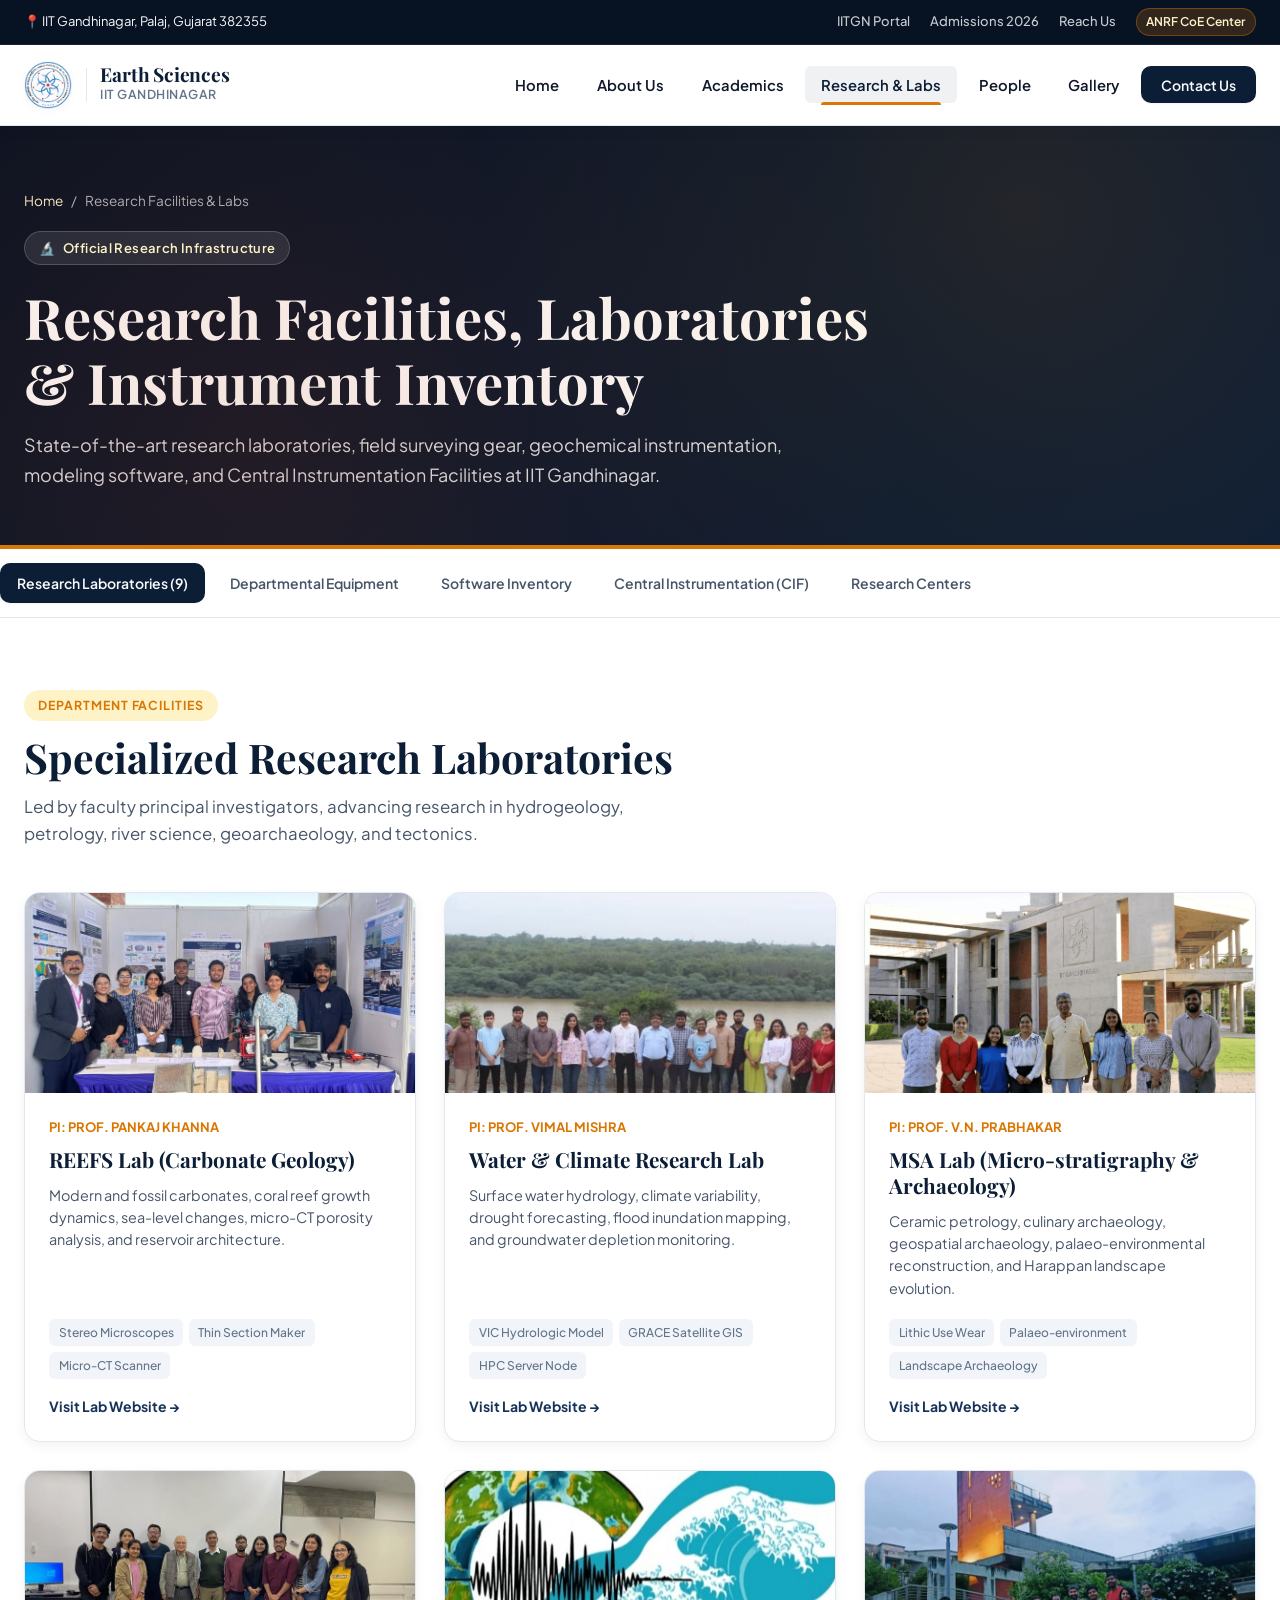
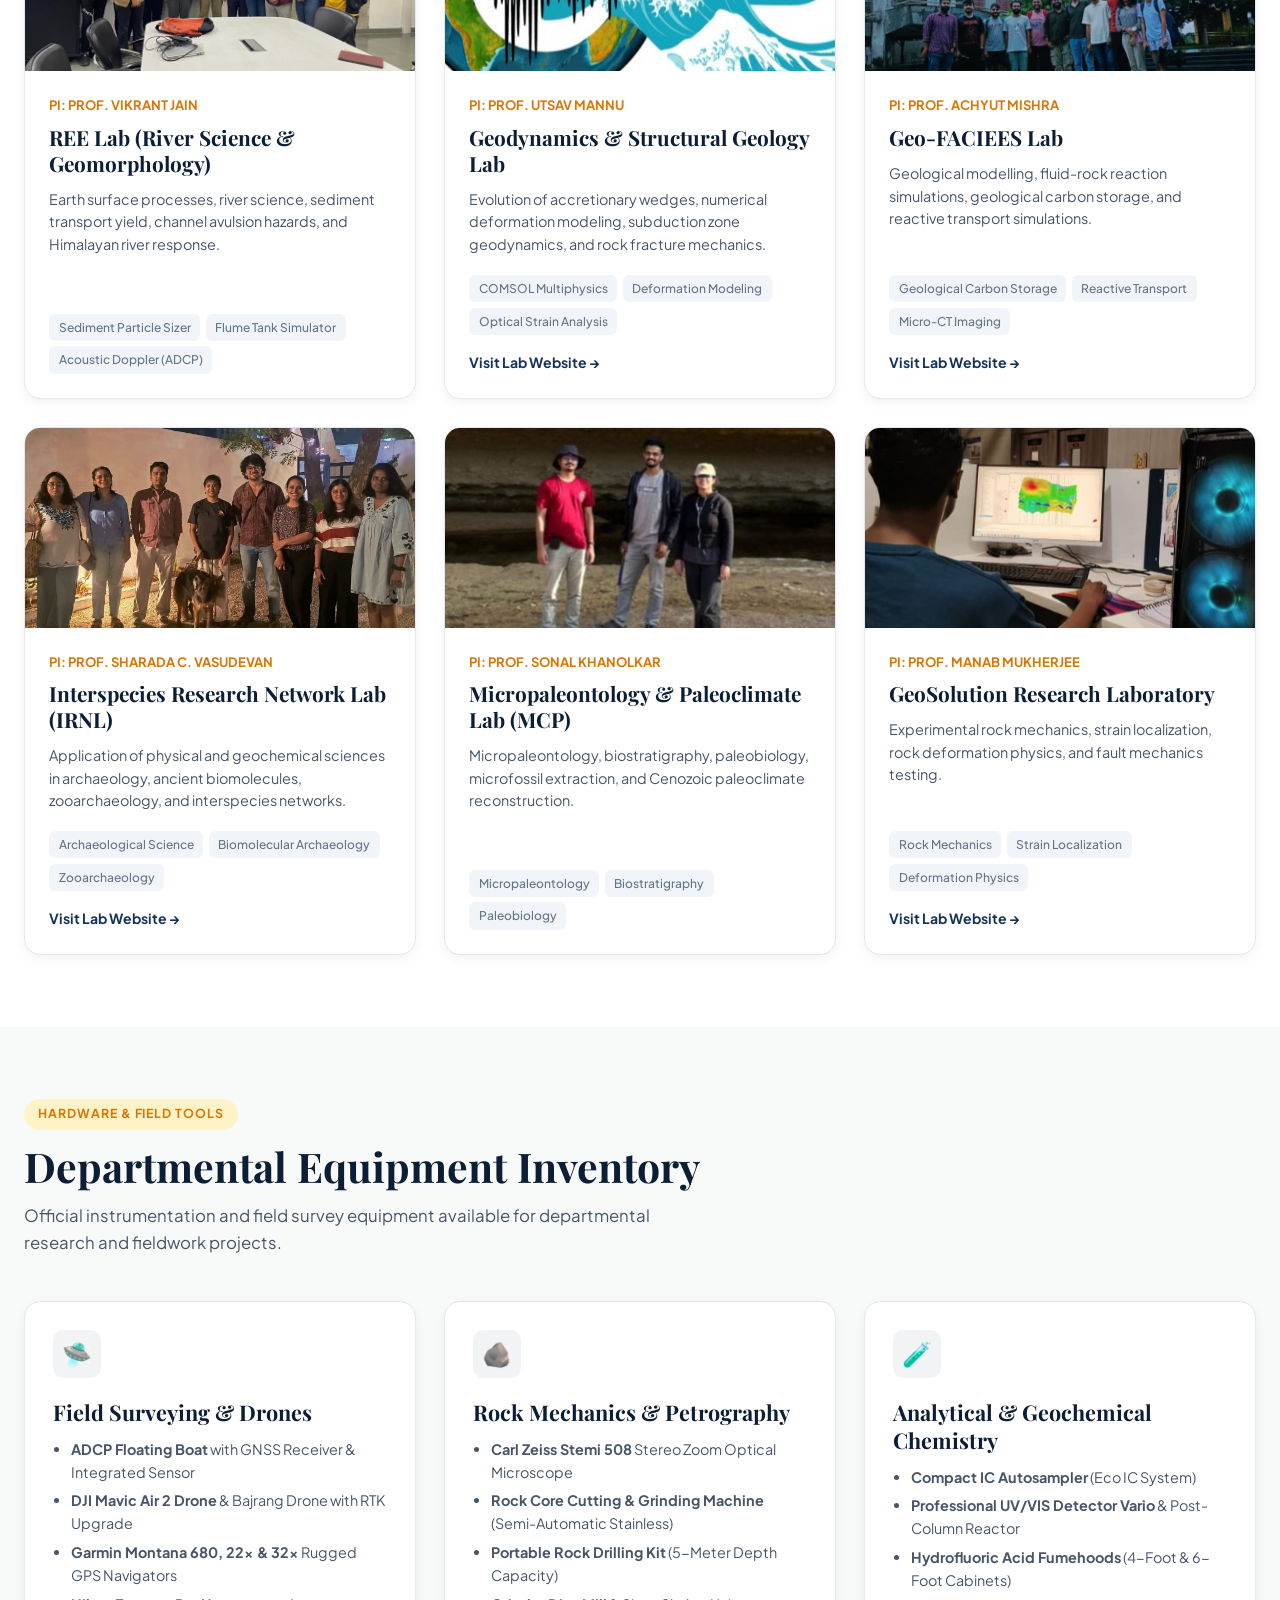
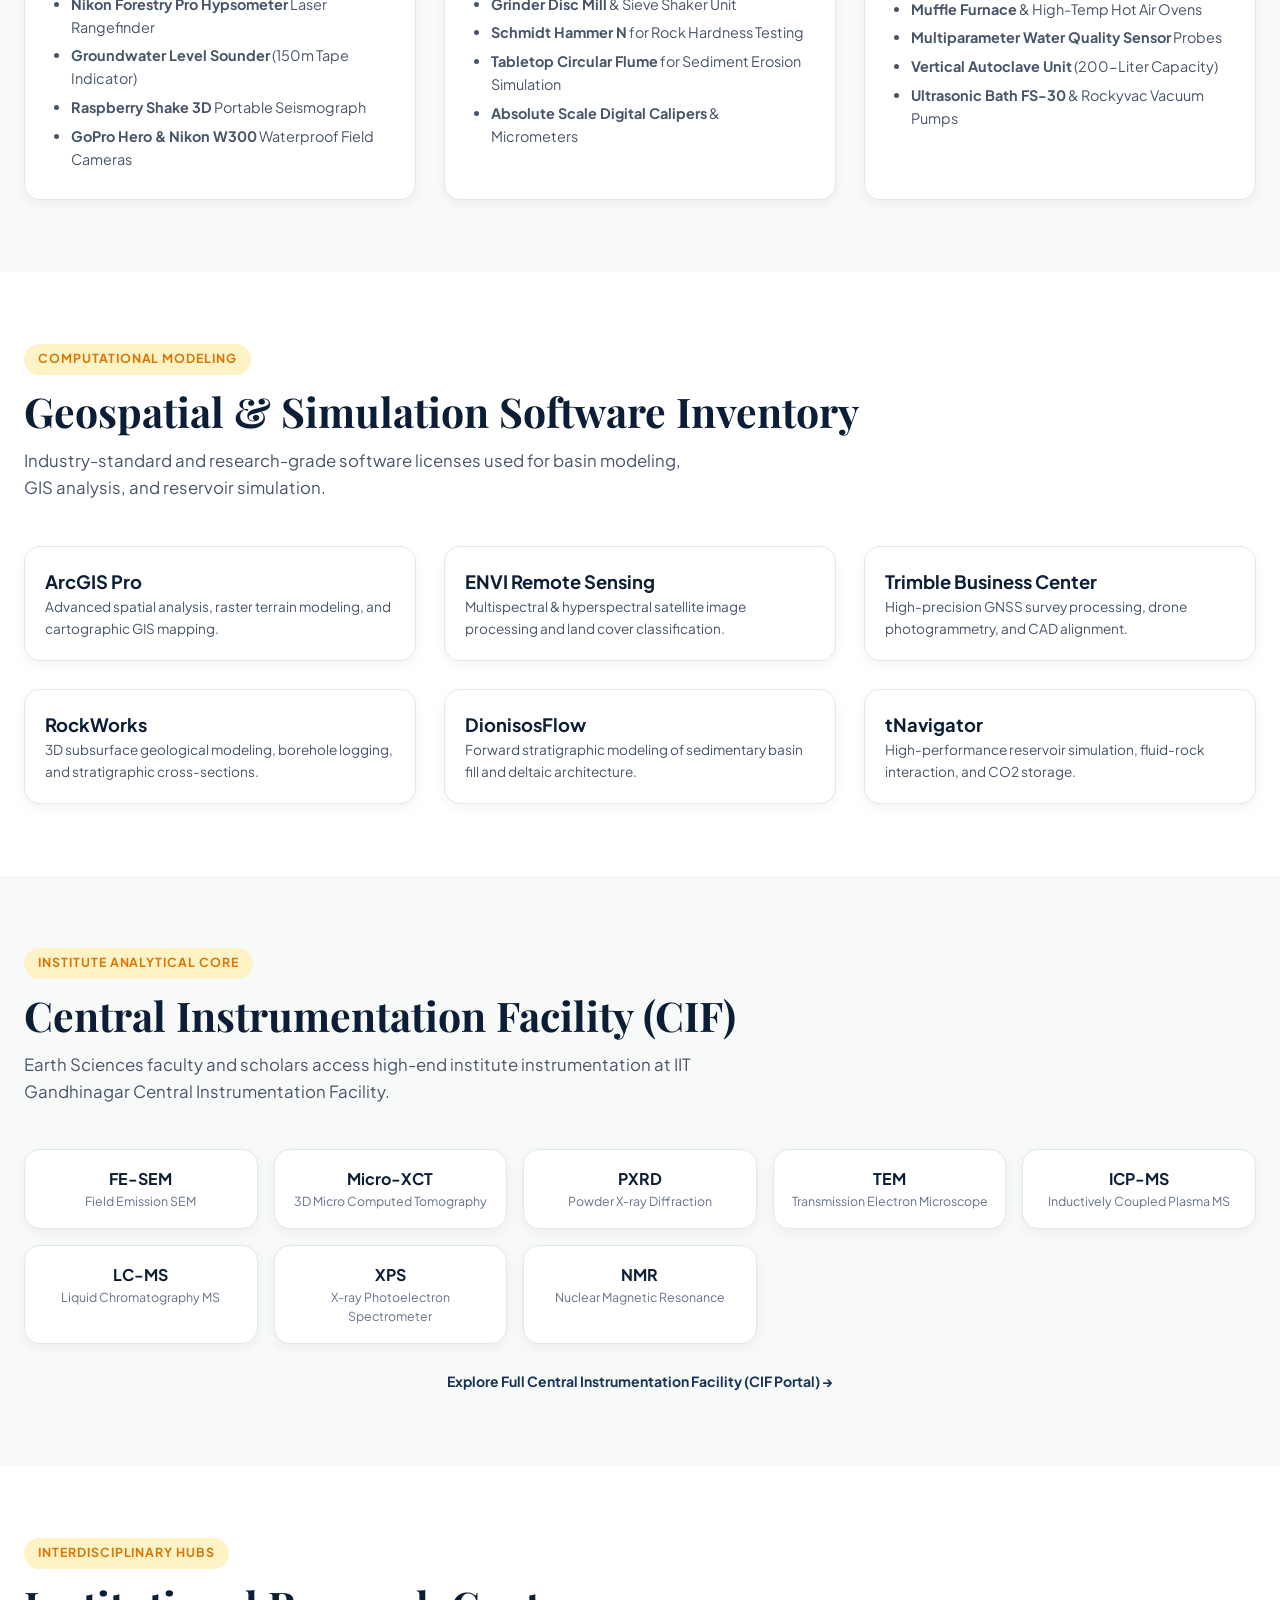
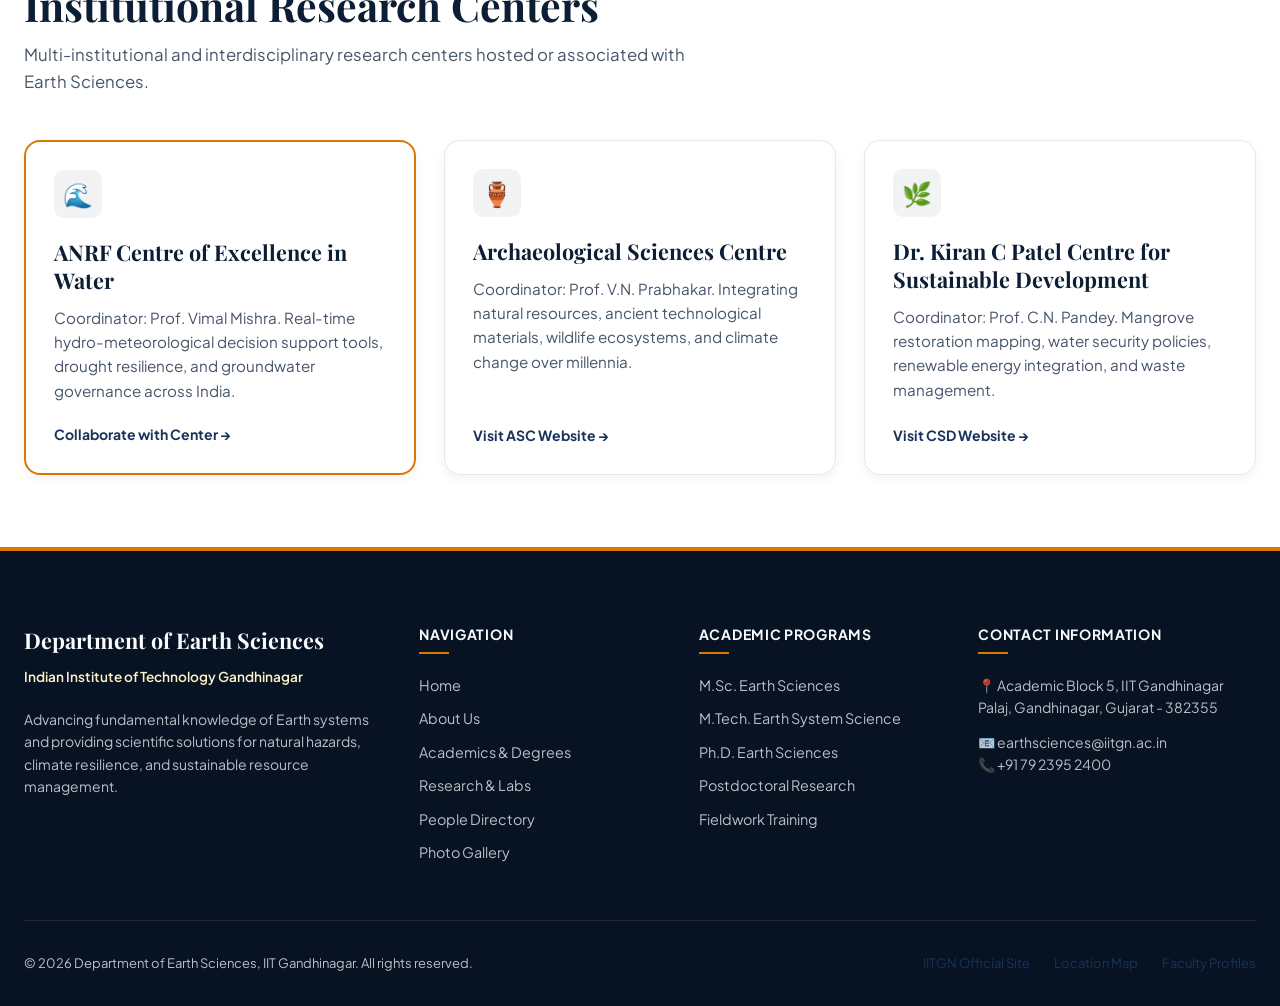
<file: research.html>
<!DOCTYPE html>
<html lang="en">
<head>
  <meta charset="UTF-8">
  <meta name="viewport" content="width=device-width, initial-scale=1.0">
  <title>Research Facilities, Labs & Instruments | Earth Sciences | IIT Gandhinagar</title>
  <meta name="description" content="Explore official research laboratories, departmental equipment, field surveying tools, software inventory, and Central Instrumentation Facilities at IIT Gandhinagar Earth Sciences.">
  <link rel="stylesheet" href="styles.css">
</head>
<body>

  <!-- Top Utility Bar -->
    <div class="top-bar">
    <div class="container">
      <div style="display: flex; gap: 1rem; align-items: center;">
        <span>📍 IIT Gandhinagar, Palaj, Gujarat 382355</span>
      </div>
      <div class="top-bar-links">
        <a href="https://iitgn.ac.in" target="_blank">IITGN Portal</a>
        <a href="academics.html">Admissions 2026</a>
        <a href="contact.html">Reach Us</a>
        <span class="top-bar-badge">ANRF CoE Center</span>
      </div>
    </div>
  </div>

  <!-- Institutional Site Header -->
  <header class="site-header">
    <div class="container nav-wrapper">
      <a href="index.html" class="brand-identity">
        <img src="assets/iitgnlogo-emblem.png" alt="IIT Gandhinagar Emblem" class="brand-logo-img">
        <div class="brand-divider"></div>
        <div class="brand-titles">
          <span class="brand-dept">Earth Sciences</span>
          <span class="brand-inst">IIT Gandhinagar</span>
        </div>
      </a>
      <nav class="main-nav">
        <ul>
          <li><a href="index.html" class="nav-link">Home</a></li>
          <li><a href="about.html" class="nav-link">About Us</a></li>
          <li class="has-dropdown">
            <a href="academics.html" class="nav-link">Academics</a>
            <div class="nav-dropdown">
              <a href="academics.html#msc">M.Sc. Earth Sciences</a>
              <a href="academics.html#mtech-program">M.Tech. Earth System Science</a>
              <a href="academics.html#phd-program">Ph.D. Earth Sciences</a>
              <a href="academics.html#fieldwork">Fieldwork Training</a>
            </div>
          </li>
          <li class="has-dropdown">
            <a href="research.html" class="nav-link active">Research &amp; Labs</a>
            <div class="nav-dropdown">
              <a href="research.html#labs">Research Labs</a>
              <a href="research.html#equipments">Equipment Inventory</a>
              <a href="research.html#software">Software Inventory</a>
              <a href="research.html#cif">Central Instrumentation Facility</a>
              <a href="research.html#centres">Research Centres</a>
            </div>
          </li>
          <li class="has-dropdown">
            <a href="people.html" class="nav-link">People</a>
            <div class="nav-dropdown">
              <a href="people.html?filter=faculty">Faculty</a>
              <a href="people.html?filter=mtech">M.Tech Students</a>
              <a href="people.html?filter=phd">PhD Scholars</a>
              <a href="people.html?filter=pdf">Postdoctoral Fellows</a>
              <a href="people.html?filter=alumni">Alumni</a>
              <a href="people.html?filter=staff">Staff</a>
            </div>
          </li>
          <li><a href="gallery.html" class="nav-link">Gallery</a></li>
          <li><a href="contact.html" class="nav-cta-btn">Contact Us</a></li>
        </ul>
      </nav>
    </div>
  </header>

  <!-- Page Hero Banner Template -->
  <section class="page-hero">
    <div class="container">
      <div class="hero-breadcrumbs">
        <a href="index.html">Home</a>
        <span>/</span>
        <span>Research Facilities & Labs</span>
      </div>
      <div class="hero-badge">
        <span>🔬</span> Official Research Infrastructure
      </div>
      <h1 class="hero-title">Research Facilities, Laboratories & Instrument Inventory</h1>
      <p class="hero-subtitle">
        State-of-the-art research laboratories, field surveying gear, geochemical instrumentation, modeling software, and Central Instrumentation Facilities at IIT Gandhinagar.
      </p>
    </div>
  </section>

  <!-- Facility Anchor Sub-Navigation Bar -->
  <div style="background: var(--bg-surface); border-bottom: 1px solid var(--border-color); sticky; top: 80px; z-index: 100;">
    <div class="container" style="display: flex; gap: 0.5rem; overflow-x: auto; padding: 0.85rem 0;">
      <a href="#labs" class="tab-btn active">Research Laboratories (9)</a>
      <a href="#equipments" class="tab-btn">Departmental Equipment</a>
      <a href="#software" class="tab-btn">Software Inventory</a>
      <a href="#cif" class="tab-btn">Central Instrumentation (CIF)</a>
      <a href="#centres" class="tab-btn">Research Centers</a>
    </div>
  </div>

  <!-- SECTION 1: RESEARCH LABORATORIES -->
  <section class="site-section bg-surface" id="labs">
    <div class="container">
      <div class="section-header">
        <span class="section-pill">Department Facilities</span>
        <h2 class="section-title">Specialized Research Laboratories</h2>
        <p class="section-subtitle">Led by faculty principal investigators, advancing research in hydrogeology, petrology, river science, geoarchaeology, and tectonics.</p>
      </div>

      <div class="card-grid-3">
        <!-- Lab 1: REEFS -->
        <div class="lab-card">
          <img src="assets/REEFS.jpg" alt="REEFS Laboratory" class="lab-card-img">
          <div class="lab-card-body">
            <div class="lab-card-pi">PI: Prof. Pankaj Khanna</div>
            <h3 class="lab-card-title">REEFS Lab (Carbonate Geology)</h3>
            <p class="lab-card-desc">Modern and fossil carbonates, coral reef growth dynamics, sea-level changes, micro-CT porosity analysis, and reservoir architecture.</p>
            <div class="lab-equipment-tags">
              <span class="lab-tag">Stereo Microscopes</span>
              <span class="lab-tag">Thin Section Maker</span>
              <span class="lab-tag">Micro-CT Scanner</span>
            </div>
            <a href="https://reefs-lab.github.io/lab/#/" target="_blank" class="inst-card-link" style="margin-top: 1rem;">Visit Lab Website →</a>
          </div>
        </div>

        <!-- Lab 2: Water & Climate -->
        <div class="lab-card">
          <img src="assets/waterclimatelab.jpeg" alt="Water and Climate Lab" class="lab-card-img">
          <div class="lab-card-body">
            <div class="lab-card-pi">PI: Prof. Vimal Mishra</div>
            <h3 class="lab-card-title">Water & Climate Research Lab</h3>
            <p class="lab-card-desc">Surface water hydrology, climate variability, drought forecasting, flood inundation mapping, and groundwater depletion monitoring.</p>
            <div class="lab-equipment-tags">
              <span class="lab-tag">VIC Hydrologic Model</span>
              <span class="lab-tag">GRACE Satellite GIS</span>
              <span class="lab-tag">HPC Server Node</span>
            </div>
            <a href="https://vmishra.people.iitgn.ac.in/water&climate/" target="_blank" class="inst-card-link" style="margin-top: 1rem;">Visit Lab Website →</a>
          </div>
        </div>

        <!-- Lab 3: MSA -->
        <div class="lab-card">
          <img src="assets/MSA.png" alt="Micro-stratigraphy & Archaeological Science Lab" class="lab-card-img">
          <div class="lab-card-body">
            <div class="lab-card-pi">PI: Prof. V.N. Prabhakar</div>
            <h3 class="lab-card-title">MSA Lab (Micro-stratigraphy & Archaeology)</h3>
            <p class="lab-card-desc">Ceramic petrology, culinary archaeology, geospatial archaeology, palaeo-environmental reconstruction, and Harappan landscape evolution.</p>
            <div class="lab-equipment-tags">
              <span class="lab-tag">Lithic Use Wear</span>
              <span class="lab-tag">Palaeo-environment</span>
              <span class="lab-tag">Landscape Archaeology</span>
            </div>
            <a href="https://labs.iitgn.ac.in/msrlab/" target="_blank" class="inst-card-link" style="margin-top: 1rem;">Visit Lab Website →</a>
          </div>
        </div>

        <!-- Lab 4: REE River Science -->
        <div class="lab-card">
          <img src="assets/REE.jpg" alt="River Science Lab" class="lab-card-img">
          <div class="lab-card-body">
            <div class="lab-card-pi">PI: Prof. Vikrant Jain</div>
            <h3 class="lab-card-title">REE Lab (River Science & Geomorphology)</h3>
            <p class="lab-card-desc">Earth surface processes, river science, sediment transport yield, channel avulsion hazards, and Himalayan river response.</p>
            <div class="lab-equipment-tags">
              <span class="lab-tag">Sediment Particle Sizer</span>
              <span class="lab-tag">Flume Tank Simulator</span>
              <span class="lab-tag">Acoustic Doppler (ADCP)</span>
            </div>
          </div>
        </div>

        <!-- Lab 5: Geodynamics & Earthquake Lab -->
        <div class="lab-card">
          <img src="assets/geology.jpeg" alt="Geodynamics & Structural Geology Lab" class="lab-card-img">
          <div class="lab-card-body">
            <div class="lab-card-pi">PI: Prof. Utsav Mannu</div>
            <h3 class="lab-card-title">Geodynamics & Structural Geology Lab</h3>
            <p class="lab-card-desc">Evolution of accretionary wedges, numerical deformation modeling, subduction zone geodynamics, and rock fracture mechanics.</p>
            <div class="lab-equipment-tags">
              <span class="lab-tag">COMSOL Multiphysics</span>
              <span class="lab-tag">Deformation Modeling</span>
              <span class="lab-tag">Optical Strain Analysis</span>
            </div>
            <a href="https://geod-lab.github.io/GeoDLabsWebsite/index.html" target="_blank" class="inst-card-link" style="margin-top: 1rem;">Visit Lab Website →</a>
          </div>
        </div>

        <!-- Lab 6: Geo-FACIEES -->
        <div class="lab-card">
          <img src="assets/Geofacies.jpg" alt="Geo-FACIEES Lab" class="lab-card-img">
          <div class="lab-card-body">
            <div class="lab-card-pi">PI: Prof. Achyut Mishra</div>
            <h3 class="lab-card-title">Geo-FACIEES Lab</h3>
            <p class="lab-card-desc">Geological modelling, fluid-rock reaction simulations, geological carbon storage, and reactive transport simulations.</p>
            <div class="lab-equipment-tags">
              <span class="lab-tag">Geological Carbon Storage</span>
              <span class="lab-tag">Reactive Transport</span>
              <span class="lab-tag">Micro-CT Imaging</span>
            </div>
            <a href="https://labs.iitgn.ac.in/geofaciees/index.html" target="_blank" class="inst-card-link" style="margin-top: 1rem;">Visit Lab Website →</a>
          </div>
        </div>

        <!-- Lab 7: IRNL -->
        <div class="lab-card">
          <img src="assets/IRNL.jpeg" alt="Interspecies Research Network Lab" class="lab-card-img">
          <div class="lab-card-body">
            <div class="lab-card-pi">PI: Prof. Sharada C. Vasudevan</div>
            <h3 class="lab-card-title">Interspecies Research Network Lab (IRNL)</h3>
            <p class="lab-card-desc">Application of physical and geochemical sciences in archaeology, ancient biomolecules, zooarchaeology, and interspecies networks.</p>
            <div class="lab-equipment-tags">
              <span class="lab-tag">Archaeological Science</span>
              <span class="lab-tag">Biomolecular Archaeology</span>
              <span class="lab-tag">Zooarchaeology</span>
            </div>
            <a href="https://labs.iitgn.ac.in/irn/" target="_blank" class="inst-card-link" style="margin-top: 1rem;">Visit Lab Website →</a>
          </div>
        </div>

        <!-- Lab 8: MCP -->
        <div class="lab-card">
          <img src="assets/MCP.jpeg" alt="Micropaleontology and Paleoclimate Reconstruction Lab" class="lab-card-img">
          <div class="lab-card-body">
            <div class="lab-card-pi">PI: Prof. Sonal Khanolkar</div>
            <h3 class="lab-card-title">Micropaleontology & Paleoclimate Lab (MCP)</h3>
            <p class="lab-card-desc">Micropaleontology, biostratigraphy, paleobiology, microfossil extraction, and Cenozoic paleoclimate reconstruction.</p>
            <div class="lab-equipment-tags">
              <span class="lab-tag">Micropaleontology</span>
              <span class="lab-tag">Biostratigraphy</span>
              <span class="lab-tag">Paleobiology</span>
            </div>
          </div>
        </div>

        <!-- Lab 9: GeoSolution -->
        <div class="lab-card">
          <img src="assets/whatsapp20image202025-09-2120at2011.02.0520pm-596x335.jpeg" alt="GeoSolution Research Laboratory" class="lab-card-img">
          <div class="lab-card-body">
            <div class="lab-card-pi">PI: Prof. Manab Mukherjee</div>
            <h3 class="lab-card-title">GeoSolution Research Laboratory</h3>
            <p class="lab-card-desc">Experimental rock mechanics, strain localization, rock deformation physics, and fault mechanics testing.</p>
            <div class="lab-equipment-tags">
              <span class="lab-tag">Rock Mechanics</span>
              <span class="lab-tag">Strain Localization</span>
              <span class="lab-tag">Deformation Physics</span>
            </div>
            <a href="https://manabmukherjee.owlstown.net/" target="_blank" class="inst-card-link" style="margin-top: 1rem;">Visit Lab Website →</a>
          </div>
        </div>
      </div>
    </div>
  </section>

  <!-- SECTION 2: DEPARTMENTAL EQUIPMENT INVENTORY -->
  <section class="site-section" id="equipments">
    <div class="container">
      <div class="section-header">
        <span class="section-pill">Hardware & Field Tools</span>
        <h2 class="section-title">Departmental Equipment Inventory</h2>
        <p class="section-subtitle">Official instrumentation and field survey equipment available for departmental research and fieldwork projects.</p>
      </div>

      <div class="card-grid-3">
        <!-- Equipment Category 1: Field Survey & Drones -->
        <div class="inst-card">
          <div class="inst-card-icon">🛸</div>
          <h3 class="inst-card-title">Field Surveying & Drones</h3>
          <ul style="font-size: 0.9rem; color: var(--text-secondary); line-height: 1.6; padding-left: 1.1rem; display: flex; flex-direction: column; gap: 0.35rem;">
            <li><strong>ADCP Floating Boat</strong> with GNSS Receiver & Integrated Sensor</li>
            <li><strong>DJI Mavic Air 2 Drone</strong> & Bajrang Drone with RTK Upgrade</li>
            <li><strong>Garmin Montana 680, 22x & 32x</strong> Rugged GPS Navigators</li>
            <li><strong>Nikon Forestry Pro Hypsometer</strong> Laser Rangefinder</li>
            <li><strong>Groundwater Level Sounder</strong> (150m Tape Indicator)</li>
            <li><strong>Raspberry Shake 3D</strong> Portable Seismograph</li>
            <li><strong>GoPro Hero & Nikon W300</strong> Waterproof Field Cameras</li>
          </ul>
        </div>

        <!-- Equipment Category 2: Rock Mechanics & Petrography -->
        <div class="inst-card">
          <div class="inst-card-icon">🪨</div>
          <h3 class="inst-card-title">Rock Mechanics & Petrography</h3>
          <ul style="font-size: 0.9rem; color: var(--text-secondary); line-height: 1.6; padding-left: 1.1rem; display: flex; flex-direction: column; gap: 0.35rem;">
            <li><strong>Carl Zeiss Stemi 508</strong> Stereo Zoom Optical Microscope</li>
            <li><strong>Rock Core Cutting & Grinding Machine</strong> (Semi-Automatic Stainless)</li>
            <li><strong>Portable Rock Drilling Kit</strong> (5-Meter Depth Capacity)</li>
            <li><strong>Grinder Disc Mill</strong> & Sieve Shaker Unit</li>
            <li><strong>Schmidt Hammer N</strong> for Rock Hardness Testing</li>
            <li><strong>Tabletop Circular Flume</strong> for Sediment Erosion Simulation</li>
            <li><strong>Absolute Scale Digital Calipers</strong> & Micrometers</li>
          </ul>
        </div>

        <!-- Equipment Category 3: Geochemical & Lab Prep -->
        <div class="inst-card">
          <div class="inst-card-icon">🧪</div>
          <h3 class="inst-card-title">Analytical & Geochemical Chemistry</h3>
          <ul style="font-size: 0.9rem; color: var(--text-secondary); line-height: 1.6; padding-left: 1.1rem; display: flex; flex-direction: column; gap: 0.35rem;">
            <li><strong>Compact IC Autosampler</strong> (Eco IC System)</li>
            <li><strong>Professional UV/VIS Detector Vario</strong> & Post-Column Reactor</li>
            <li><strong>Hydrofluoric Acid Fumehoods</strong> (4-Foot & 6-Foot Cabinets)</li>
            <li><strong>Muffle Furnace</strong> & High-Temp Hot Air Ovens</li>
            <li><strong>Multiparameter Water Quality Sensor</strong> Probes</li>
            <li><strong>Vertical Autoclave Unit</strong> (200-Liter Capacity)</li>
            <li><strong>Ultrasonic Bath FS-30</strong> & Rockyvac Vacuum Pumps</li>
          </ul>
        </div>
      </div>
    </div>
  </section>

  <!-- SECTION 3: SOFTWARE INVENTORY -->
  <section class="site-section bg-surface" id="software">
    <div class="container">
      <div class="section-header">
        <span class="section-pill">Computational Modeling</span>
        <h2 class="section-title">Geospatial & Simulation Software Inventory</h2>
        <p class="section-subtitle">Industry-standard and research-grade software licenses used for basin modeling, GIS analysis, and reservoir simulation.</p>
      </div>

      <div class="card-grid-3">
        <div class="inst-card" style="padding: 1.25rem;">
          <div style="font-weight: 700; font-size: 1.15rem; color: var(--primary-navy);">ArcGIS Pro</div>
          <div style="font-size: 0.85rem; color: var(--text-secondary);">Advanced spatial analysis, raster terrain modeling, and cartographic GIS mapping.</div>
        </div>

        <div class="inst-card" style="padding: 1.25rem;">
          <div style="font-weight: 700; font-size: 1.15rem; color: var(--primary-navy);">ENVI Remote Sensing</div>
          <div style="font-size: 0.85rem; color: var(--text-secondary);">Multispectral & hyperspectral satellite image processing and land cover classification.</div>
        </div>

        <div class="inst-card" style="padding: 1.25rem;">
          <div style="font-weight: 700; font-size: 1.15rem; color: var(--primary-navy);">Trimble Business Center</div>
          <div style="font-size: 0.85rem; color: var(--text-secondary);">High-precision GNSS survey processing, drone photogrammetry, and CAD alignment.</div>
        </div>

        <div class="inst-card" style="padding: 1.25rem;">
          <div style="font-weight: 700; font-size: 1.15rem; color: var(--primary-navy);">RockWorks</div>
          <div style="font-size: 0.85rem; color: var(--text-secondary);">3D subsurface geological modeling, borehole logging, and stratigraphic cross-sections.</div>
        </div>

        <div class="inst-card" style="padding: 1.25rem;">
          <div style="font-weight: 700; font-size: 1.15rem; color: var(--primary-navy);">DionisosFlow</div>
          <div style="font-size: 0.85rem; color: var(--text-secondary);">Forward stratigraphic modeling of sedimentary basin fill and deltaic architecture.</div>
        </div>

        <div class="inst-card" style="padding: 1.25rem;">
          <div style="font-weight: 700; font-size: 1.15rem; color: var(--primary-navy);">tNavigator</div>
          <div style="font-size: 0.85rem; color: var(--text-secondary);">High-performance reservoir simulation, fluid-rock interaction, and CO2 storage.</div>
        </div>
      </div>
    </div>
  </section>

  <!-- SECTION 4: CENTRAL INSTRUMENTATION FACILITY (CIF) -->
  <section class="site-section" id="cif">
    <div class="container">
      <div class="section-header">
        <span class="section-pill">Institute Analytical Core</span>
        <h2 class="section-title">Central Instrumentation Facility (CIF)</h2>
        <p class="section-subtitle">Earth Sciences faculty and scholars access high-end institute instrumentation at IIT Gandhinagar Central Instrumentation Facility.</p>
      </div>

      <div style="display: grid; grid-template-columns: repeat(auto-fill, minmax(200px, 1fr)); gap: 1rem;">
        <a href="https://iitgn.ac.in/cif/fe_sem.php" target="_blank" class="inst-card" style="padding: 1rem; align-items: center; text-align: center;">
          <div style="font-weight: 700; color: var(--primary-navy);">FE-SEM</div>
          <div style="font-size: 0.775rem; color: var(--text-muted);">Field Emission SEM</div>
        </a>

        <a href="https://iitgn.ac.in/cif/micro-xct.php" target="_blank" class="inst-card" style="padding: 1rem; align-items: center; text-align: center;">
          <div style="font-weight: 700; color: var(--primary-navy);">Micro-XCT</div>
          <div style="font-size: 0.775rem; color: var(--text-muted);">3D Micro Computed Tomography</div>
        </a>

        <a href="https://iitgn.ac.in/cif/xrd.php" target="_blank" class="inst-card" style="padding: 1rem; align-items: center; text-align: center;">
          <div style="font-weight: 700; color: var(--primary-navy);">PXRD</div>
          <div style="font-size: 0.775rem; color: var(--text-muted);">Powder X-ray Diffraction</div>
        </a>

        <a href="https://iitgn.ac.in/cif/tem.php" target="_blank" class="inst-card" style="padding: 1rem; align-items: center; text-align: center;">
          <div style="font-weight: 700; color: var(--primary-navy);">TEM</div>
          <div style="font-size: 0.775rem; color: var(--text-muted);">Transmission Electron Microscope</div>
        </a>

        <a href="https://iitgn.ac.in/cif/icpms.php" target="_blank" class="inst-card" style="padding: 1rem; align-items: center; text-align: center;">
          <div style="font-weight: 700; color: var(--primary-navy);">ICP-MS</div>
          <div style="font-size: 0.775rem; color: var(--text-muted);">Inductively Coupled Plasma MS</div>
        </a>

        <a href="https://iitgn.ac.in/cif/lcms.php" target="_blank" class="inst-card" style="padding: 1rem; align-items: center; text-align: center;">
          <div style="font-weight: 700; color: var(--primary-navy);">LC-MS</div>
          <div style="font-size: 0.775rem; color: var(--text-muted);">Liquid Chromatography MS</div>
        </a>

        <a href="https://iitgn.ac.in/cif/xps.php" target="_blank" class="inst-card" style="padding: 1rem; align-items: center; text-align: center;">
          <div style="font-weight: 700; color: var(--primary-navy);">XPS</div>
          <div style="font-size: 0.775rem; color: var(--text-muted);">X-ray Photoelectron Spectrometer</div>
        </a>

        <a href="https://iitgn.ac.in/cif/nmr.php" target="_blank" class="inst-card" style="padding: 1rem; align-items: center; text-align: center;">
          <div style="font-weight: 700; color: var(--primary-navy);">NMR</div>
          <div style="font-size: 0.775rem; color: var(--text-muted);">Nuclear Magnetic Resonance</div>
        </a>
      </div>

      <div style="text-align: center; margin-top: 1.5rem;">
        <a href="https://iitgn.ac.in/cif/" target="_blank" class="inst-card-link">Explore Full Central Instrumentation Facility (CIF Portal) →</a>
      </div>
    </div>
  </section>

  <!-- SECTION 5: INTERDISCIPLINARY RESEARCH CENTERS -->
  <section class="site-section bg-surface" id="centres">
    <div class="container">
      <div class="section-header">
        <span class="section-pill">Interdisciplinary Hubs</span>
        <h2 class="section-title">Institutional Research Centers</h2>
        <p class="section-subtitle">Multi-institutional and interdisciplinary research centers hosted or associated with Earth Sciences.</p>
      </div>

      <div class="card-grid-3">
        <!-- Center 1: ANRF CoE -->
        <div class="inst-card" style="border: 2px solid var(--accent-gold);">
          <div class="inst-card-icon">🌊</div>
          <h3 class="inst-card-title">ANRF Centre of Excellence in Water</h3>
          <p class="inst-card-desc">Coordinator: Prof. Vimal Mishra. Real-time hydro-meteorological decision support tools, drought resilience, and groundwater governance across India.</p>
          <a href="contact.html" class="inst-card-link">Collaborate with Center →</a>
        </div>

        <!-- Center 2: ASC -->
        <div class="inst-card">
          <div class="inst-card-icon">🏺</div>
          <h3 class="inst-card-title">Archaeological Sciences Centre</h3>
          <p class="inst-card-desc">Coordinator: Prof. V.N. Prabhakar. Integrating natural resources, ancient technological materials, wildlife ecosystems, and climate change over millennia.</p>
          <a href="https://asc.iitgn.ac.in/" target="_blank" class="inst-card-link">Visit ASC Website →</a>
        </div>

        <!-- Center 3: CSD -->
        <div class="inst-card">
          <div class="inst-card-icon">🌿</div>
          <h3 class="inst-card-title">Dr. Kiran C Patel Centre for Sustainable Development</h3>
          <p class="inst-card-desc">Coordinator: Prof. C.N. Pandey. Mangrove restoration mapping, water security policies, renewable energy integration, and waste management.</p>
          <a href="https://csd.iitgn.ac.in/wp/" target="_blank" class="inst-card-link">Visit CSD Website →</a>
        </div>
      </div>
    </div>
  </section>

  <!-- Institutional Site Footer -->
  <footer class="site-footer">
    <div class="container">
      <div class="footer-grid">
        <div>
          <div class="footer-brand-title">Department of Earth Sciences</div>
          <div class="footer-brand-subtitle">Indian Institute of Technology Gandhinagar</div>
          <p style="line-height: 1.6; font-size: 0.875rem;">
            Advancing fundamental knowledge of Earth systems and providing scientific solutions for natural hazards, climate resilience, and sustainable resource management.
          </p>
        </div>

        <div>
          <h4 class="footer-col-title">Navigation</h4>
          <ul class="footer-links">
            <li><a href="index.html">Home</a></li>
            <li><a href="about.html">About Us</a></li>
            <li><a href="academics.html">Academics & Degrees</a></li>
            <li><a href="research.html">Research & Labs</a></li>
            <li><a href="people.html">People Directory</a></li>
            <li><a href="gallery.html">Photo Gallery</a></li>
          </ul>
        </div>

        <div>
          <h4 class="footer-col-title">Academic Programs</h4>
          <ul class="footer-links">
            <li><a href="academics.html">M.Sc. Earth Sciences</a></li>
            <li><a href="academics.html">M.Tech. Earth System Science</a></li>
            <li><a href="academics.html">Ph.D. Earth Sciences</a></li>
            <li><a href="academics.html">Postdoctoral Research</a></li>
            <li><a href="academics.html">Fieldwork Training</a></li>
          </ul>
        </div>

        <div>
          <h4 class="footer-col-title">Contact Information</h4>
          <p style="line-height: 1.6; font-size: 0.875rem; margin-bottom: 0.75rem;">
            📍 Academic Block 5, IIT Gandhinagar<br>
            Palaj, Gandhinagar, Gujarat - 382355
          </p>
          <p style="line-height: 1.6; font-size: 0.875rem;">
            📧 earthsciences@iitgn.ac.in<br>
            📞 +91 79 2395 2400
          </p>
        </div>
      </div>

      <div class="footer-bottom">
        <div>© 2026 Department of Earth Sciences, IIT Gandhinagar. All rights reserved.</div>
        <div style="display: flex; gap: 1.5rem;">
          <a href="https://iitgn.ac.in" target="_blank">IITGN Official Site</a>
          <a href="contact.html">Location Map</a>
          <a href="people.html">Faculty Profiles</a>
        </div>
      </div>
    </div>
  </footer>

  <script src="script.js"></script>
</body>
</html>
</file>
<file: styles.css>
/* ==========================================================================
   Department of Earth Sciences | IIT Gandhinagar
   Professional Institutional Design System & Template Stylesheet
   ========================================================================== */

@import url('https://fonts.googleapis.com/css2?family=Plus+Jakarta+Sans:ital,wght@0,300;0,400;0,500;0,600;0,700;0,800;1,400&family=Playfair+Display:ital,wght@0,600;0,700;0,800;1,600&family=JetBrains+Mono:wght@400;500&display=swap');

:root {
  /* Institutional Brand Color Palette */
  --primary-navy: #0C1E36;
  --primary-navy-dark: #071223;
  --primary-navy-light: #183359;
  --accent-gold: #D97706;
  --accent-gold-hover: #B45309;
  --accent-gold-light: #FEF3C7;
  --earth-terracotta: #B23A0E;
  --earth-terracotta-light: #FEE2E2;

  /* Neutral Scales */
  --bg-main: #F8FAF9;
  --bg-surface: #FFFFFF;
  --bg-subtle: #F1F5F9;
  --border-color: #E2E8F0;
  --border-focus: #CBD5E1;

  /* Typography Colors */
  --text-primary: #0F172A;
  --text-secondary: #475569;
  --text-muted: #64748B;
  --text-light: #F8FAFC;

  /* Typography System */
  --font-sans: 'Plus Jakarta Sans', -apple-system, BlinkMacSystemFont, sans-serif;
  --font-serif: 'Playfair Display', Georgia, serif;
  --font-mono: 'JetBrains Mono', monospace;

  /* Elevation & Shadows */
  --shadow-xs: 0 1px 2px 0 rgba(0, 0, 0, 0.05);
  --shadow-sm: 0 4px 12px 0 rgba(15, 23, 42, 0.05);
  --shadow-md: 0 8px 24px -4px rgba(15, 23, 42, 0.08), 0 4px 6px -2px rgba(15, 23, 42, 0.04);
  --shadow-lg: 0 20px 40px -12px rgba(15, 23, 42, 0.12);
  --shadow-glow: 0 0 20px rgba(217, 119, 6, 0.25);

  /* Radius & Transitions */
  --radius-sm: 6px;
  --radius-md: 10px;
  --radius-lg: 16px;
  --radius-xl: 24px;
  --radius-full: 9999px;
  --transition-fast: all 0.18s ease-in-out;
  --transition-normal: all 0.3s cubic-bezier(0.16, 1, 0.3, 1);
}

/* Base Resets & Typography */
* {
  margin: 0;
  padding: 0;
  box-sizing: border-box;
}

html {
  scroll-behavior: smooth;
  font-size: 16px;
}

body {
  font-family: var(--font-sans);
  background-color: var(--bg-main);
  color: var(--text-primary);
  line-height: 1.6;
  -webkit-font-smoothing: antialiased;
  -moz-osx-font-smoothing: grayscale;
  overflow-x: hidden;
}

a {
  color: var(--primary-navy-light);
  text-decoration: none;
  transition: var(--transition-fast);
}

a:hover {
  color: var(--accent-gold);
}

img {
  max-width: 100%;
  height: auto;
  display: block;
}

/* Container Utility */
.container {
  width: 100%;
  max-width: 1280px;
  margin: 0 auto;
  padding: 0 1.5rem;
}

/* Global Top Utility Bar */
.top-bar {
  background-color: var(--primary-navy-dark);
  color: var(--text-light);
  font-size: 0.8125rem;
  padding: 0.5rem 0;
  border-bottom: 1px solid rgba(255, 255, 255, 0.08);
}

.top-bar .container {
  display: flex;
  justify-content: space-between;
  align-items: center;
}

.top-bar-links {
  display: flex;
  gap: 1.25rem;
  align-items: center;
}

.top-bar-links a {
  color: rgba(248, 250, 252, 0.8);
  font-weight: 500;
}

.top-bar-links a:hover {
  color: var(--accent-gold-light);
}

.top-bar-badge {
  background: rgba(217, 119, 6, 0.2);
  color: var(--accent-gold-light);
  padding: 0.2rem 0.6rem;
  border-radius: var(--radius-full);
  font-weight: 600;
  font-size: 0.75rem;
  border: 1px solid rgba(217, 119, 6, 0.4);
}

/* Institutional Navigation Header Template */
header.site-header {
  position: sticky;
  top: 0;
  z-index: 1000;
  background: rgba(255, 255, 255, 0.95);
  backdrop-filter: blur(12px);
  -webkit-backdrop-filter: blur(12px);
  border-bottom: 1px solid var(--border-color);
  box-shadow: var(--shadow-sm);
  transition: var(--transition-normal);
}

.nav-wrapper {
  display: flex;
  justify-content: space-between;
  align-items: center;
  height: 80px;
}

.brand-identity {
  display: flex;
  align-items: center;
  gap: 0.85rem;
  text-decoration: none;
}

.brand-logo-img {
  height: 48px;
  width: auto;
  object-fit: contain;
  filter: drop-shadow(0 2px 4px rgba(0, 0, 0, 0.1));
}

.brand-divider {
  width: 1px;
  height: 34px;
  background-color: var(--border-color);
}

.brand-titles {
  display: flex;
  flex-direction: column;
}

.brand-dept {
  font-family: var(--font-serif);
  font-size: 1.2rem;
  font-weight: 700;
  color: var(--primary-navy);
  line-height: 1.1;
  letter-spacing: -0.01em;
}

.brand-inst {
  font-size: 0.775rem;
  font-weight: 600;
  color: var(--text-muted);
  letter-spacing: 0.04em;
  text-transform: uppercase;
}

/* Navigation Menu */
nav.main-nav ul {
  display: flex;
  align-items: center;
  list-style: none;
  gap: 0.35rem;
}

nav.main-nav a.nav-link {
  font-size: 0.925rem;
  font-weight: 600;
  color: var(--text-primary);
  padding: 0.6rem 1rem;
  border-radius: var(--radius-sm);
  transition: var(--transition-fast);
  position: relative;
}

nav.main-nav a.nav-link:hover {
  color: var(--primary-navy);
  background-color: var(--bg-subtle);
}

nav.main-nav a.nav-link.active {
  color: var(--primary-navy);
  background-color: rgba(12, 30, 54, 0.06);
}

nav.main-nav a.nav-link.active::after {
  content: '';
  position: absolute;
  bottom: -2px;
  left: 1rem;
  right: 1rem;
  height: 3px;
  background-color: var(--accent-gold);
  border-radius: 3px 3px 0 0;
}

/* Dropdown Navigation */
nav.main-nav li.has-dropdown {
  position: relative;
}

.nav-dropdown {
  position: absolute;
  top: 100%;
  left: 0;
  background: var(--bg-surface);
  border: 1px solid var(--border-color);
  border-radius: var(--radius-sm);
  box-shadow: var(--shadow-sm);
  min-width: 200px;
  opacity: 0;
  visibility: hidden;
  transform: translateY(10px);
  transition: var(--transition-fast);
  z-index: 1000;
  display: flex;
  flex-direction: column;
  padding: 0.5rem 0;
}

nav.main-nav li.has-dropdown:hover .nav-dropdown {
  opacity: 1;
  visibility: visible;
  transform: translateY(0);
}

.nav-dropdown a {
  color: var(--text-primary);
  padding: 0.6rem 1.2rem;
  font-size: 0.875rem;
  font-weight: 500;
  transition: var(--transition-fast);
  text-decoration: none;
}

.nav-dropdown a:hover {
  background-color: var(--bg-subtle);
  color: var(--primary-navy);
}

.nav-cta-btn {
  background-color: var(--primary-navy);
  color: var(--text-light) !important;
  font-size: 0.875rem;
  font-weight: 600;
  padding: 0.6rem 1.25rem;
  border-radius: var(--radius-md);
  box-shadow: var(--shadow-xs);
  transition: var(--transition-fast);
}

.nav-cta-btn:hover {
  background-color: var(--primary-navy-light);
  transform: translateY(-1px);
  box-shadow: var(--shadow-sm);
}

/* Page Hero Template */
.page-hero {
  background: linear-gradient(135deg, var(--primary-navy-dark) 0%, var(--primary-navy) 100%);
  color: var(--text-light);
  padding: 4rem 0 3.5rem;
  position: relative;
  overflow: hidden;
  border-bottom: 4px solid var(--accent-gold);
}

.page-hero::before {
  content: '';
  position: absolute;
  top: 0;
  right: 0;
  bottom: 0;
  left: 0;
  background-image: radial-gradient(circle at 80% 20%, rgba(217, 119, 6, 0.12) 0%, transparent 50%),
    radial-gradient(circle at 20% 80%, rgba(178, 58, 14, 0.15) 0%, transparent 60%);
  pointer-events: none;
}

.hero-breadcrumbs {
  display: flex;
  align-items: center;
  gap: 0.5rem;
  font-size: 0.85rem;
  color: rgba(248, 250, 252, 0.7);
  margin-bottom: 1.25rem;
}

.hero-breadcrumbs a {
  color: var(--accent-gold-light);
}

.hero-breadcrumbs a:hover {
  text-decoration: underline;
}

.hero-badge {
  display: inline-flex;
  align-items: center;
  gap: 0.5rem;
  background: rgba(255, 255, 255, 0.1);
  border: 1px solid rgba(255, 255, 255, 0.18);
  backdrop-filter: blur(8px);
  color: var(--accent-gold-light);
  padding: 0.35rem 0.85rem;
  border-radius: var(--radius-full);
  font-size: 0.8125rem;
  font-weight: 600;
  margin-bottom: 1.25rem;
  letter-spacing: 0.03em;
}

.hero-title {
  font-family: var(--font-serif);
  font-size: clamp(2.25rem, 4.5vw, 3.5rem);
  font-weight: 700;
  line-height: 1.15;
  color: #FFFFFF;
  margin-bottom: 1rem;
  max-width: 900px;
}

.hero-subtitle {
  font-size: 1.125rem;
  color: rgba(248, 250, 252, 0.88);
  max-width: 760px;
  line-height: 1.65;
  font-weight: 400;
}

/* Home Banner Carousel / Hero Section */
.home-hero {
  padding: 4.5rem 0 5rem;
  background: linear-gradient(135deg, #071223 0%, #0C1E36 50%, #172D4D 100%);
  color: var(--text-light);
  position: relative;
  overflow: hidden;
}

.home-hero-grid {
  display: grid;
  grid-template-columns: 1.2fr 0.8fr;
  gap: 3rem;
  align-items: center;
}

.home-hero-card {
  position: relative;
  border-radius: var(--radius-xl);
  overflow: hidden;
  box-shadow: var(--shadow-lg);
  border: 1px solid rgba(255, 255, 255, 0.15);
}

.home-hero-img {
  width: 100%;
  height: 380px;
  object-fit: cover;
}

.home-hero-overlay {
  position: absolute;
  bottom: 0;
  left: 0;
  right: 0;
  padding: 1.5rem;
  background: linear-gradient(to top, rgba(7, 18, 35, 0.95), transparent);
  color: var(--text-light);
}

/* Section Header Template */
.section-header {
  margin-bottom: 2.75rem;
}

.section-header.text-center {
  text-align: center;
}

.section-header.text-center .section-subtitle {
  margin-left: auto;
  margin-right: auto;
}

.section-pill {
  display: inline-block;
  font-size: 0.775rem;
  font-weight: 700;
  text-transform: uppercase;
  letter-spacing: 0.08em;
  color: var(--accent-gold);
  background-color: var(--accent-gold-light);
  padding: 0.35rem 0.85rem;
  border-radius: var(--radius-full);
  margin-bottom: 0.75rem;
}

.section-title {
  font-family: var(--font-serif);
  font-size: clamp(1.85rem, 3.2vw, 2.6rem);
  font-weight: 700;
  color: var(--primary-navy);
  line-height: 1.2;
  margin-bottom: 0.75rem;
}

.section-subtitle {
  font-size: 1.05rem;
  color: var(--text-secondary);
  max-width: 680px;
  line-height: 1.6;
}

/* Generic Section Padding */
section.site-section {
  padding: 4.5rem 0;
}

section.site-section.bg-surface {
  background-color: var(--bg-surface);
}

section.site-section.bg-subtle {
  background-color: var(--bg-subtle);
}

/* Professional Cards & Grid System */
.card-grid-3 {
  display: grid;
  grid-template-columns: repeat(auto-fit, minmax(320px, 1fr));
  gap: 1.75rem;
}

.card-grid-4 {
  display: grid;
  grid-template-columns: repeat(auto-fit, minmax(260px, 1fr));
  gap: 1.5rem;
}

.card-grid-2 {
  display: grid;
  grid-template-columns: repeat(auto-fit, minmax(420px, 1fr));
  gap: 2rem;
}

/* Standard Institutional Card Component */
.inst-card {
  background: var(--bg-surface);
  border: 1px solid var(--border-color);
  border-radius: var(--radius-lg);
  padding: 1.75rem;
  box-shadow: var(--shadow-sm);
  transition: var(--transition-normal);
  display: flex;
  flex-direction: column;
}

.inst-card:hover {
  transform: translateY(-4px);
  box-shadow: var(--shadow-md);
  border-color: var(--border-focus);
}

.inst-card-icon {
  width: 48px;
  height: 48px;
  border-radius: var(--radius-md);
  background-color: rgba(12, 30, 54, 0.05);
  color: var(--primary-navy);
  display: flex;
  align-items: center;
  justify-content: center;
  font-size: 1.5rem;
  margin-bottom: 1.25rem;
}

.inst-card-title {
  font-family: var(--font-serif);
  font-size: 1.35rem;
  font-weight: 700;
  color: var(--primary-navy);
  margin-bottom: 0.75rem;
  line-height: 1.3;
}

.inst-card-desc {
  font-size: 0.95rem;
  color: var(--text-secondary);
  line-height: 1.6;
  margin-bottom: 1.25rem;
  flex-grow: 1;
}

.inst-card-link {
  font-size: 0.875rem;
  font-weight: 700;
  color: var(--primary-navy-light);
  display: inline-flex;
  align-items: center;
  gap: 0.35rem;
}

.inst-card-link:hover {
  color: var(--accent-gold);
}

/* Faculty & People Card Template */
.people-controls {
  display: flex;
  flex-wrap: wrap;
  justify-content: space-between;
  align-items: center;
  gap: 1.25rem;
  margin-bottom: 2.5rem;
  background: var(--bg-surface);
  padding: 1rem 1.25rem;
  border-radius: var(--radius-lg);
  border: 1px solid var(--border-color);
  box-shadow: var(--shadow-xs);
}

.tab-buttons {
  display: flex;
  flex-wrap: wrap;
  gap: 0.5rem;
}

.tab-btn {
  background: transparent;
  border: 1px solid transparent;
  color: var(--text-secondary);
  font-family: var(--font-sans);
  font-size: 0.875rem;
  font-weight: 600;
  padding: 0.5rem 1rem;
  border-radius: var(--radius-md);
  cursor: pointer;
  transition: var(--transition-fast);
}

.tab-btn:hover {
  color: var(--primary-navy);
  background-color: var(--bg-subtle);
}

.tab-btn.active {
  background-color: var(--primary-navy);
  color: var(--text-light);
  box-shadow: var(--shadow-xs);
}

.search-input {
  padding: 0.6rem 1rem 0.6rem 2.25rem;
  border: 1px solid var(--border-color);
  border-radius: var(--radius-md);
  font-family: var(--font-sans);
  font-size: 0.875rem;
  width: 280px;
  background: var(--bg-surface) url("data:image/svg+xml,%3Csvg xmlns='http://www.w3.org/2000/svg' width='16' height='16' fill='%20%2364748B' viewBox='0 0 16 16'%3E%3Cpath d='M11.742 10.344a6.5 6.5 0 1 0-1.397 1.398h-.001c.03.04.062.078.098.115l3.85 3.85a1 1 0 0 0 1.415-1.414l-3.85-3.85a1.007 1.007 0 0 0-.115-.1zM12 6.5a5.5 5.5 0 1 1-11 0 5.5 5.5 0 0 1 11 0z'/%3E%3C/svg%3E") no-repeat 0.75rem center;
  transition: var(--transition-fast);
}

.search-input:focus {
  outline: none;
  border-color: var(--primary-navy-light);
  box-shadow: 0 0 0 3px rgba(12, 30, 54, 0.1);
}

.person-card {
  background: var(--bg-surface);
  border: 1px solid var(--border-color);
  border-radius: var(--radius-lg);
  padding: 1.5rem;
  box-shadow: var(--shadow-sm);
  display: flex;
  flex-direction: column;
  align-items: center;
  text-align: center;
  transition: var(--transition-normal);
}

.person-card:hover {
  transform: translateY(-4px);
  box-shadow: var(--shadow-md);
  border-color: var(--border-focus);
}

.person-avatar-img {
  width: 110px;
  height: 110px;
  border-radius: var(--radius-full);
  object-fit: cover;
  margin-bottom: 1rem;
  border: 3px solid var(--bg-surface);
  box-shadow: 0 4px 10px rgba(0, 0, 0, 0.1);
}

.person-name {
  font-family: var(--font-serif);
  font-size: 1.2rem;
  font-weight: 700;
  color: var(--primary-navy);
  margin-bottom: 0.25rem;
}

.person-role {
  font-size: 0.8125rem;
  font-weight: 700;
  text-transform: uppercase;
  color: var(--accent-gold);
  margin-bottom: 0.75rem;
  letter-spacing: 0.04em;
}

.person-research {
  font-size: 0.875rem;
  color: var(--text-secondary);
  line-height: 1.5;
  margin-bottom: 1rem;
  flex-grow: 1;
}

.person-advisor {
  font-size: 0.8125rem;
  color: var(--text-muted);
  background: var(--bg-subtle);
  padding: 0.35rem 0.75rem;
  border-radius: var(--radius-full);
  margin-bottom: 1rem;
}

.person-link {
  font-size: 0.8125rem;
  font-weight: 700;
  color: var(--primary-navy-light);
  border: 1px solid var(--border-color);
  padding: 0.4rem 0.85rem;
  border-radius: var(--radius-md);
  transition: var(--transition-fast);
}

.person-link:hover {
  background-color: var(--primary-navy);
  color: var(--text-light);
  border-color: var(--primary-navy);
}

/* Research Lab Card Template */
.lab-card {

  background: var(--bg-surface);
  border: 1px solid var(--border-color);
  border-radius: var(--radius-lg);
  overflow: hidden;
  box-shadow: var(--shadow-sm);
  transition: var(--transition-normal);
  display: flex;
  flex-direction: column;
}

.lab-card:hover {
  transform: translateY(-4px);
  box-shadow: var(--shadow-md);
}

.lab-card-img {
  width: 100%;
  height: 200px;
  object-fit: cover;
}

.lab-card-body {
  padding: 1.5rem;
  display: flex;
  flex-direction: column;
  flex-grow: 1;
}

.lab-card-pi {
  font-size: 0.8125rem;
  font-weight: 700;
  color: var(--accent-gold);
  text-transform: uppercase;
  margin-bottom: 0.5rem;
}

.lab-card-title {
  font-family: var(--font-serif);
  font-size: 1.3rem;
  font-weight: 700;
  color: var(--primary-navy);
  margin-bottom: 0.75rem;
  line-height: 1.25;
}

.lab-card-desc {
  font-size: 0.9rem;
  color: var(--text-secondary);
  line-height: 1.55;
  margin-bottom: 1.25rem;
  flex-grow: 1;
}

.lab-equipment-tags {
  display: flex;
  flex-wrap: wrap;
  gap: 0.35rem;
}

.lab-tag {
  font-size: 0.75rem;
  background: var(--bg-subtle);
  color: var(--text-muted);
  padding: 0.25rem 0.6rem;
  border-radius: var(--radius-sm);
  font-weight: 500;
}

/* Photo Gallery Grid & Lightbox Template */
.gallery-grid {
  display: grid;
  grid-template-columns: repeat(auto-fill, minmax(300px, 1fr));
  gap: 1.5rem;
}

.gallery-item {
  position: relative;
  border-radius: var(--radius-lg);
  overflow: hidden;
  box-shadow: var(--shadow-sm);
  cursor: pointer;
  aspect-ratio: 4 / 3;
  background-color: var(--bg-subtle);
}

.gallery-item img {
  width: 100%;
  height: 100%;
  object-fit: cover;
  transition: var(--transition-normal);
}

.gallery-item:hover img {
  transform: scale(1.05);
}

.gallery-overlay {
  position: absolute;
  top: 0;
  left: 0;
  right: 0;
  bottom: 0;
  background: linear-gradient(to top, rgba(12, 30, 54, 0.88) 0%, transparent 60%);
  padding: 1.25rem;
  display: flex;
  flex-direction: column;
  justify-content: flex-end;
  opacity: 0;
  transition: var(--transition-fast);
}

.gallery-item:hover .gallery-overlay {
  opacity: 1;
}

.gallery-caption {
  color: var(--text-light);
  font-size: 0.925rem;
  font-weight: 600;
  line-height: 1.3;
}

.gallery-category {
  font-size: 0.75rem;
  color: var(--accent-gold-light);
  text-transform: uppercase;
  font-weight: 700;
  margin-bottom: 0.25rem;
}

/* Lightbox Modal */
.lightbox-modal {
  position: fixed;
  top: 0;
  left: 0;
  right: 0;
  bottom: 0;
  background: rgba(7, 18, 35, 0.92);
  backdrop-filter: blur(10px);
  z-index: 2000;
  display: none;
  align-items: center;
  justify-content: center;
  padding: 2rem;
}

.lightbox-modal.active {
  display: flex;
}

.lightbox-content {
  max-width: 900px;
  max-height: 85vh;
  position: relative;
  border-radius: var(--radius-lg);
  overflow: hidden;
  box-shadow: var(--shadow-lg);
}

.lightbox-content img {
  width: 100%;
  max-height: 75vh;
  object-fit: contain;
  background: #000;
}

.lightbox-caption {
  background: var(--primary-navy-dark);
  color: var(--text-light);
  padding: 1rem 1.5rem;
  font-size: 0.95rem;
  text-align: center;
}

.lightbox-close {
  position: absolute;
  top: 1.5rem;
  right: 2rem;
  color: #FFF;
  font-size: 2rem;
  cursor: pointer;
  z-index: 2001;
  background: none;
  border: none;
}

/* Footer Template */
footer.site-footer {
  background-color: var(--primary-navy-dark);
  color: rgba(248, 250, 252, 0.75);
  padding: 4.5rem 0 2rem;
  font-size: 0.9rem;
  border-top: 4px solid var(--accent-gold);
}

.footer-grid {
  display: grid;
  grid-template-columns: 1.5fr 1fr 1fr 1.2fr;
  gap: 3rem;
  margin-bottom: 3.5rem;
}

.footer-brand-title {
  font-family: var(--font-serif);
  font-size: 1.35rem;
  font-weight: 700;
  color: var(--text-light);
  margin-bottom: 0.5rem;
}

.footer-brand-subtitle {
  font-size: 0.85rem;
  color: var(--accent-gold-light);
  margin-bottom: 1.25rem;
  font-weight: 600;
}

.footer-col-title {
  font-size: 0.875rem;
  font-weight: 700;
  text-transform: uppercase;
  color: var(--text-light);
  letter-spacing: 0.05em;
  margin-bottom: 1.25rem;
  position: relative;
  padding-bottom: 0.5rem;
}

.footer-col-title::after {
  content: '';
  position: absolute;
  bottom: 0;
  left: 0;
  width: 30px;
  height: 2px;
  background-color: var(--accent-gold);
}

.footer-links {
  list-style: none;
  display: flex;
  flex-direction: column;
  gap: 0.65rem;
}

.footer-links a {
  color: rgba(248, 250, 252, 0.75);
}

.footer-links a:hover {
  color: var(--accent-gold-light);
  padding-left: 4px;
}

.footer-bottom {
  border-top: 1px solid rgba(255, 255, 255, 0.1);
  padding-top: 2rem;
  display: flex;
  justify-content: space-between;
  align-items: center;
  flex-wrap: wrap;
  gap: 1rem;
  font-size: 0.8125rem;
}

/* Responsive Breakpoints */
@media (max-width: 992px) {
  .home-hero-grid {
    grid-template-columns: 1fr;
  }

  .footer-grid {
    grid-template-columns: 1fr 1fr;
  }
}

@media (max-width: 768px) {
  .nav-wrapper {
    height: 70px;
  }

  nav.main-nav ul {
    display: none;
    /* Can be toggled */
  }

  .footer-grid {
    grid-template-columns: 1fr;
  }

  .top-bar-links {
    display: none;
  }
}
</file>
